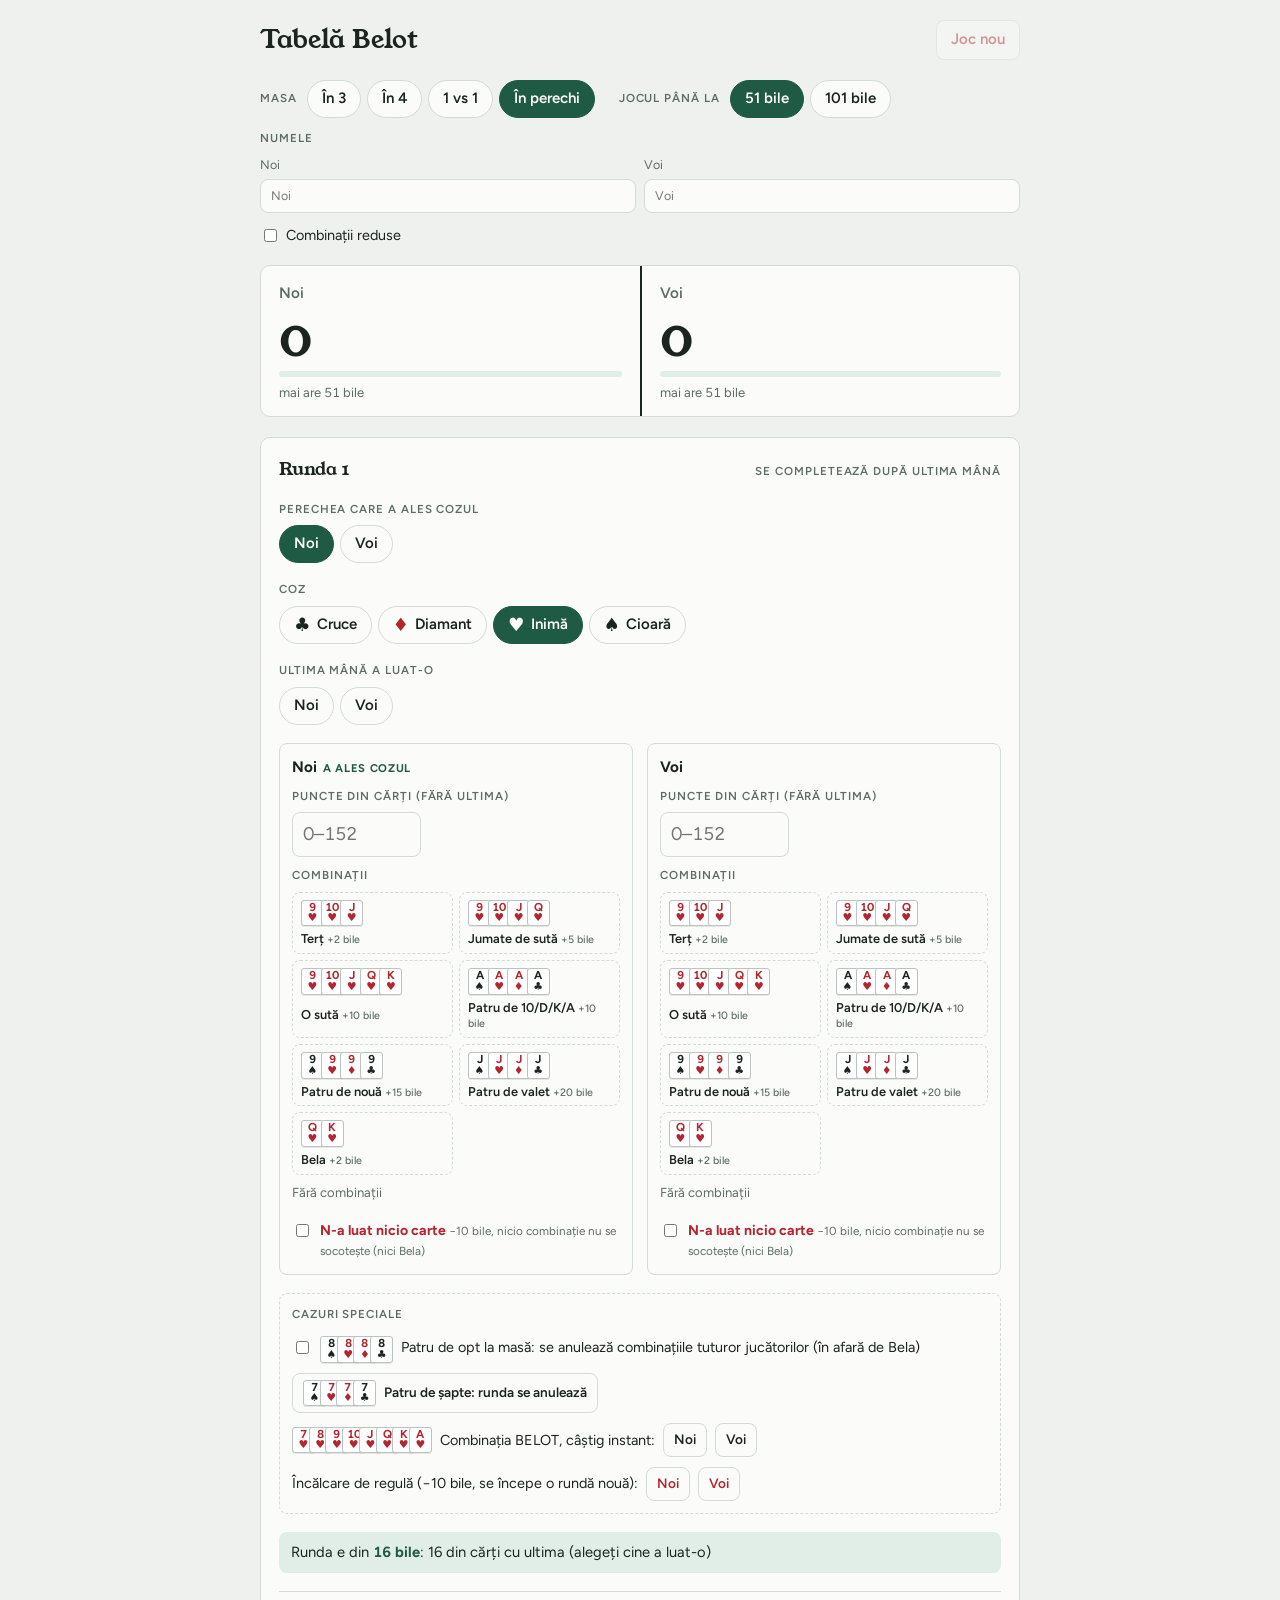
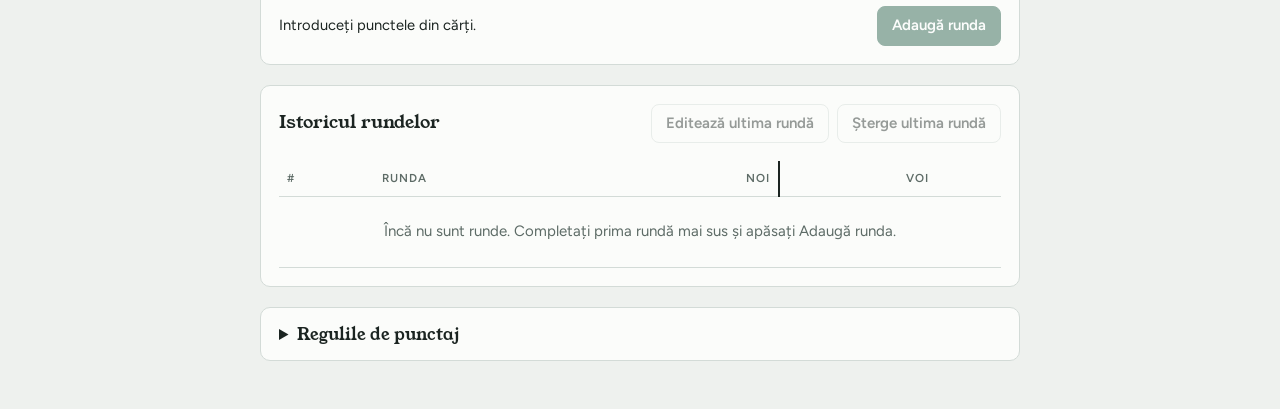
<file: belot/index.html>
<!doctype html>
<html lang="ro">
<head>
<meta charset="utf-8">
<meta name="viewport" content="width=device-width, initial-scale=1, viewport-fit=cover">
<title>Tabelă Belot</title>
<link rel="preconnect" href="https://fonts.googleapis.com">
<link rel="preconnect" href="https://fonts.gstatic.com" crossorigin>
<link rel="stylesheet" href="https://fonts.googleapis.com/css2?family=Young+Serif&family=Figtree:wght@400;500;600;700&display=swap">
<style>
/* Layout: o tabelă de hârtie împărțită pe coloane (câte una pentru fiecare jucător sau pereche), formularul rundei dedesubt, istoricul la final. */
:root {
  --bg: #eef1ee;
  --paper: #fbfcfa;
  --ink: #1b2421;
  --muted: #5d6b66;
  --line: #d3dbd7;
  --felt: #1f5a45;
  --felt-soft: #e1ede7;
  --on-felt: #ffffff;
  --red: #b3262e;
  --red-soft: #f7e3e4;
  --gold: #8a6510;
  --gold-soft: #f6ecd2;
  --card: #ffffff;
  --card-edge: #b9c4bf;
  --font-display: "Young Serif", Georgia, "Times New Roman", serif;
  --font-body: "Figtree", system-ui, -apple-system, "Segoe UI", sans-serif;
  --radius: 10px;
}
@media (prefers-color-scheme: dark) {
  :root:not([data-theme="light"]) {
    --bg: #0d1412; --paper: #151f1c; --ink: #e5ece9; --muted: #96a59f; --line: #2a3833;
    --felt: #5bb38f; --felt-soft: #1b3229; --on-felt: #0d1412;
    --red: #ec7a7f; --red-soft: #3a1d20; --gold: #e0b75a; --gold-soft: #33290f;
    --card: #e9eeeb; --card-edge: #5d6b66;
    color-scheme: dark;
  }
}
:root[data-theme="dark"] {
  --bg: #0d1412; --paper: #151f1c; --ink: #e5ece9; --muted: #96a59f; --line: #2a3833;
  --felt: #5bb38f; --felt-soft: #1b3229; --on-felt: #0d1412;
  --red: #ec7a7f; --red-soft: #3a1d20; --gold: #e0b75a; --gold-soft: #33290f;
  --card: #e9eeeb; --card-edge: #5d6b66;
  color-scheme: dark;
}
* { box-sizing: border-box; }
html, body { margin: 0; }
body {
  background: var(--bg); color: var(--ink);
  font-family: var(--font-body); font-size: 15px; line-height: 1.45;
  padding-block: 20px 48px; padding-inline: 16px;
}
.wrap { max-width: 760px; margin: 0 auto; display: grid; gap: 20px; }
h1, h2 { font-family: var(--font-display); font-weight: 400; margin: 0; text-wrap: balance; }
h1 { font-size: 1.6rem; }
h2 { font-size: 1.15rem; }
button, input, select { font: inherit; color: inherit; }
button { cursor: pointer; }
:focus-visible { outline: 2px solid var(--felt); outline-offset: 2px; }
.label { font-size: .72rem; font-weight: 600; letter-spacing: .08em; text-transform: uppercase; color: var(--muted); }
.num { font-variant-numeric: tabular-nums; }
.sr { position: absolute; left: -9999px; }
[hidden] { display: none !important; }

/* Bara de sus */
.top { display: flex; align-items: center; justify-content: space-between; gap: 12px; flex-wrap: wrap; }
.top-actions { display: flex; gap: 8px; align-items: center; flex-wrap: wrap; }

.btn { border: 1px solid var(--line); background: var(--paper); border-radius: 8px; padding: 8px 14px; font-weight: 600; }
.btn:hover:not(:disabled) { border-color: var(--muted); }
.btn:disabled { opacity: .45; cursor: not-allowed; }
.btn.primary { background: var(--felt); color: var(--on-felt); border-color: var(--felt); }
.btn.danger { color: var(--red); }

/* Setări */
.setup { display: flex; flex-wrap: wrap; gap: 12px 24px; align-items: center; }
.setup .field { display: flex; align-items: center; gap: 10px; flex-wrap: wrap; }
.setup-note { font-size: .82rem; color: var(--muted); }
.toggle { display: flex; align-items: center; gap: 6px; font-size: .9rem; cursor: pointer; }

/* Tabela */
.sheet { background: var(--paper); border: 1px solid var(--line); border-radius: var(--radius); overflow: hidden; }
.sheet-head { display: grid; }
.team { padding: 16px 18px 14px; display: grid; gap: 6px; min-width: 0; }
.team + .team { border-left: 2px solid var(--ink); }
.team .name { font-weight: 600; font-size: .95rem; color: var(--muted); overflow-wrap: anywhere; }
.names { display: grid; grid-template-columns: repeat(auto-fit, minmax(150px, 1fr)); gap: 8px; width: 100%; }
.names label { display: grid; gap: 4px; font-size: .78rem; color: var(--muted); }
.names input { padding: 7px 10px; border: 1px solid var(--line); border-radius: 8px; background: var(--paper); min-width: 0; width: 100%; }
.total { font-family: var(--font-display); font-size: clamp(2.4rem, 10vw, 3.4rem); line-height: 1; }
.sheet.many .total { font-size: clamp(1.9rem, 8vw, 2.8rem); }
.sheet.many .team { padding: 14px 12px 12px; }
.bar { height: 6px; border-radius: 3px; background: var(--felt-soft); overflow: hidden; }
.bar span { display: block; height: 100%; background: var(--felt); transition: width .3s ease; }
.togo { font-size: .82rem; color: var(--muted); display: flex; gap: 8px; flex-wrap: wrap; }
.bt-count { color: var(--red); font-weight: 600; }
.team.leader .total { color: var(--felt); }
.banner {
  border-top: 1px solid var(--line); padding: 12px 18px; display: flex; gap: 12px; align-items: center;
  justify-content: space-between; flex-wrap: wrap; background: var(--felt-soft);
}
.banner strong { font-family: var(--font-display); font-weight: 400; font-size: 1.15rem; }
.limitnote { border-top: 1px solid var(--line); padding: 10px 18px; font-size: .88rem; background: var(--gold-soft); color: var(--gold); }

/* Formularul rundei */
.panel { background: var(--paper); border: 1px solid var(--line); border-radius: var(--radius); padding: 18px; display: grid; gap: 18px; }
.panel-head { display: flex; justify-content: space-between; align-items: baseline; gap: 8px; flex-wrap: wrap; }
.field { display: grid; gap: 8px; }
.seg { display: flex; flex-wrap: wrap; gap: 6px; }
.chip {
  border: 1px solid var(--line); background: var(--paper); border-radius: 999px; padding: 7px 14px;
  font-weight: 600; display: inline-flex; align-items: center; gap: 6px; min-height: 38px;
}
.chip:hover:not(:disabled) { border-color: var(--muted); }
.chip[aria-pressed="true"] { background: var(--felt); color: var(--on-felt); border-color: var(--felt); }
.chip .sym { font-size: 1.15rem; line-height: 1; }
.chip .sym.red { color: var(--red); }
.chip[aria-pressed="true"] .sym.red { color: inherit; }
.chip:disabled { opacity: .4; cursor: not-allowed; }

.cols { display: grid; grid-template-columns: repeat(auto-fit, minmax(260px, 1fr)); gap: 14px; }
.col { display: grid; gap: 10px; align-content: start; min-width: 0; padding: 12px; border: 1px solid var(--line); border-radius: 8px; }
.col h3 { margin: 0; font-size: .95rem; font-weight: 700; overflow-wrap: anywhere; }
.col h3 .bidtag { font-size: .7rem; font-weight: 700; letter-spacing: .06em; text-transform: uppercase; color: var(--felt); margin-left: 6px; }
.tricks { display: flex; align-items: center; gap: 8px; flex-wrap: wrap; }
.tricks input {
  width: 100%; max-width: 7em; padding: 8px 10px; border: 1px solid var(--line); border-radius: 8px;
  background: var(--paper); font-size: 1.15rem; font-variant-numeric: tabular-nums;
}
.remaining { font-size: .82rem; color: var(--muted); }

.decl-btns { display: grid; grid-template-columns: repeat(auto-fill, minmax(112px, 1fr)); gap: 6px; }
.decl-btns button {
  border: 1px dashed var(--line); background: transparent; border-radius: 8px; padding: 7px 8px 6px;
  display: grid; gap: 5px; justify-items: start; text-align: left; font-size: .8rem; font-weight: 600; line-height: 1.2;
}
.decl-btns button:hover:not(:disabled) { border-style: solid; border-color: var(--felt); }
.decl-btns button:disabled { opacity: .35; cursor: not-allowed; }
.decl-btns button small { font-weight: 500; color: var(--muted); }
.decl-list { display: flex; flex-wrap: wrap; gap: 6px; min-height: 28px; }
.tag {
  display: inline-flex; align-items: center; gap: 6px; border-radius: 6px; padding: 3px 4px 3px 6px;
  background: var(--felt-soft); font-size: .82rem; font-weight: 600;
}
.tag.bela { background: var(--red-soft); }
.tag.void { opacity: .55; text-decoration: line-through; }
.tag button { border: 0; background: transparent; padding: 0 4px; font-size: 1rem; line-height: 1; color: inherit; opacity: .7; }
.tag button:hover { opacity: 1; }
.empty-decl, .hint { font-size: .82rem; color: var(--muted); }

.penalty { display: flex; align-items: center; gap: 8px; flex-wrap: wrap; }
.pen-btn { border: 1px dashed var(--line); background: transparent; border-radius: 8px; padding: 5px 10px; font-size: .85rem; font-weight: 700; color: var(--red); }
.pen-btn:hover:not(:disabled) { border-style: solid; border-color: var(--red); }
.pen-btn small { font-weight: 500; color: var(--muted); }
.tag.pen { background: var(--red-soft); color: var(--red); }
.nocards { font-size: .88rem; cursor: pointer; flex-wrap: nowrap; align-items: flex-start; }
.nocards input { margin-top: .2em; flex: none; }
.nocards b { color: var(--red); font-weight: 700; }
.nocards small { color: var(--muted); }

.special { display: grid; gap: 10px; padding: 12px; border: 1px dashed var(--line); border-radius: 8px; }
.special-row { display: flex; align-items: center; gap: 8px; flex-wrap: wrap; font-size: .9rem; }
.special-row .btn { padding: 6px 10px; font-size: .85rem; display: inline-flex; align-items: center; gap: 8px; }

/* Cărți desenate */
.cards { display: inline-flex; align-items: center; }
.card {
  display: inline-grid; grid-template-rows: auto auto; place-items: center; align-content: center;
  width: 2em; height: 2.3em; border: 1px solid var(--card-edge); border-radius: 3px;
  background: var(--card); color: #1b2421; font-size: .72rem; font-weight: 700; line-height: 1;
  box-shadow: 0 1px 0 rgba(0, 0, 0, .08); font-variant-numeric: tabular-nums;
}
.card + .card { margin-left: -.3em; }
.card.red { color: #b3262e; }
.card i { font-style: normal; font-size: .95em; }
.cards.lg .card { font-size: .85rem; }
.cards.lg .card + .card { margin-left: -.3em; }
.cards.tight .card + .card { margin-left: -.55em; }

.preview {
  display: flex; align-items: center; justify-content: space-between; gap: 12px; flex-wrap: wrap;
  border-top: 1px solid var(--line); padding-top: 14px;
}
.preview-text { font-size: .92rem; min-width: 0; }
.round-total { font-size: .92rem; padding: 10px 12px; border-radius: 8px; background: var(--felt-soft); }
.round-total b { font-variant-numeric: tabular-nums; color: var(--felt); }
.preview-text b { font-variant-numeric: tabular-nums; }
.status { display: inline-block; font-size: .72rem; font-weight: 700; letter-spacing: .06em; text-transform: uppercase; padding: 2px 7px; border-radius: 4px; margin-right: 6px; }
.status.ok { background: var(--felt-soft); color: var(--felt); }
.status.bt { background: var(--red-soft); color: var(--red); }
.status.other { background: var(--gold-soft); color: var(--gold); }

/* Istoric */
.ledger { overflow-x: auto; }
table { width: 100%; border-collapse: collapse; font-variant-numeric: tabular-nums; }
th, td { padding: 9px 8px; text-align: left; border-bottom: 1px solid var(--line); vertical-align: top; }
th { font-size: .72rem; font-weight: 600; letter-spacing: .08em; text-transform: uppercase; color: var(--muted); }
td.pts, th.pts { text-align: right; white-space: nowrap; }
th.pts { max-width: 7em; overflow: hidden; text-overflow: ellipsis; }
td.pts .run { display: block; font-size: .78rem; color: var(--muted); }
.preview-text .before { color: var(--muted); text-decoration: line-through; font-variant-numeric: tabular-nums; }
td.pts .bt { color: var(--red); font-weight: 700; }
td.pts.sep, th.pts.sep { border-left: 2px solid var(--ink); }
.hand-contract { font-weight: 600; white-space: nowrap; }
.hand-contract .red { color: var(--red); }
.hand-meta { font-size: .8rem; color: var(--muted); min-width: 12em; }
td.del { width: 1%; }
td.del button { border: 0; background: transparent; color: var(--muted); padding: 2px 6px; font-size: 1.1rem; }
td.del button:hover { color: var(--red); }
.empty { padding: 24px 8px; color: var(--muted); text-align: center; }

details.rules { background: var(--paper); border: 1px solid var(--line); border-radius: var(--radius); padding: 14px 18px; }
details.rules summary { cursor: pointer; font-family: var(--font-display); font-size: 1.05rem; }
.rules-grid { display: grid; grid-template-columns: repeat(auto-fit, minmax(240px, 1fr)); gap: 18px; margin-top: 14px; font-size: .9rem; }
.rules-grid h4 { margin: 0 0 8px; font-size: .78rem; letter-spacing: .08em; text-transform: uppercase; color: var(--muted); }
.rules-grid dl { margin: 0; display: grid; grid-template-columns: auto 1fr auto; gap: 8px 10px; align-items: center; }
.rules-grid dt { display: contents; }
.rules-grid dd { margin: 0; text-align: right; font-variant-numeric: tabular-nums; font-weight: 600; }
.rules-grid p { margin: 0 0 6px; max-width: 70ch; }
.rules-wide { grid-column: 1 / -1; }

.confirm { display: flex; gap: 8px; align-items: center; flex-wrap: wrap; font-size: .9rem; }

@media (max-width: 560px) {
  .team { padding: 14px 12px; }
  .panel { padding: 14px; }
  .sheet.many .team { padding: 12px 8px; }
  .sheet.many .togo { font-size: .74rem; }
}
@media (prefers-reduced-motion: reduce) { .bar span { transition: none; } }
</style>
</head>
<body>
<div class="wrap">
  <header class="top">
    <h1>Tabelă Belot</h1>
    <div class="top-actions">
      <span id="newGameBox"></span>
    </div>
  </header>

  <section class="setup" aria-label="Setările jocului">
    <div class="field">
      <span class="label">Masa</span>
      <div class="seg" id="modeSeg"></div>
    </div>
    <div class="field">
      <span class="label">Jocul până la</span>
      <div class="seg" id="targetSeg"></div>
    </div>
    <div class="field" style="width:100%">
      <span class="label">Numele</span>
      <div class="names" id="namesBox"></div>
    </div>
    <label class="toggle" for="reduced"><input type="checkbox" id="reduced"> Combinații reduse</label>
    <span class="setup-note" id="setupNote"></span>
  </section>

  <section class="sheet" id="sheet" aria-label="Scor">
    <div class="sheet-head" id="sheetHead"></div>
    <div class="limitnote" id="limitNote" hidden></div>
    <div class="banner" id="banner" hidden></div>
  </section>

  <form class="panel" id="handForm" autocomplete="off">
    <div class="panel-head">
      <h2 id="handTitle">Runda 1</h2>
      <span class="label">Se completează după ultima mână</span>
    </div>

    <div class="field">
      <span class="label" id="bidderLabel">A ales cozul</span>
      <div class="seg" id="bidderSeg"></div>
    </div>

    <div class="field">
      <span class="label">Coz</span>
      <div class="seg" id="trumpSeg"></div>
    </div>

    <div class="field">
      <span class="label">Ultima mână a luat-o</span>
      <div class="seg" id="lastSeg"></div>
    </div>

    <div class="cols" id="cols"></div>

    <div class="special">
      <span class="label">Cazuri speciale</span>
      <label class="special-row" for="opt"><input type="checkbox" id="opt"> <span id="optCards"></span> Patru de opt la masă: se anulează combinațiile tuturor jucătorilor (în afară de Bela)</label>
      <div class="special-row" id="annulRow"></div>
      <div class="special-row" id="belotRow"></div>
      <div class="special-row" id="ruleRow"></div>
    </div>

    <div class="round-total" id="roundTotal"></div>

    <div class="preview">
      <div class="preview-text" id="preview" aria-live="polite"></div>
      <div class="top-actions">
        <button class="btn" id="cancelEdit" type="button" hidden>Renunță la editare</button>
        <button class="btn primary" id="addHand" type="submit">Adaugă runda</button>
      </div>
    </div>
  </form>

  <section class="panel" aria-labelledby="histTitle">
    <div class="panel-head">
      <h2 id="histTitle">Istoricul rundelor</h2>
      <div class="top-actions">
        <button class="btn" id="editLast" type="button">Editează ultima rundă</button>
        <button class="btn" id="undo" type="button">Șterge ultima rundă</button>
      </div>
    </div>
    <div class="ledger">
      <table>
        <thead><tr id="headRow"></tr></thead>
        <tbody id="rows"></tbody>
      </table>
    </div>
  </section>

  <details class="rules" id="rules">
    <summary>Regulile de punctaj</summary>
    <div class="rules-grid" id="rulesGrid"></div>
  </details>
</div>

<script>
(function () {
  "use strict";

  const SUITS = {
    c: { label: "Cruce",   sym: "♣", red: false },
    d: { label: "Diamant", sym: "♦", red: true },
    h: { label: "Inimă",   sym: "♥", red: true },
    s: { label: "Cioară",  sym: "♠", red: false }
  };
  const ALL_SUITS = ["♠", "♥", "♦", "♣"];
  const CARD_TOTAL = 152; // punctele din cărți, fără ultima mână
  const LAST_TRICK = 10;  // ultima mână: 10 puncte (1 bilă), doar dacă n-o ia cel care a ales cozul
  // `cards(coz)` arată din ce cărți e făcută combinația, ca perechi [rang, culoare].
  const DECL = {
    t:  { label: "Terț",            long: "Terț, 3 cărți la rând de aceeași culoare",        v: 20,  big: false, cards: (s) => ["9", "10", "J"].map((r) => [r, s]) },
    j:  { label: "Jumate de sută",  long: "Jumate de sută, 4 cărți la rând",                 v: 50,  big: false, cards: (s) => ["9", "10", "J", "Q"].map((r) => [r, s]) },
    o:  { label: "O sută",          long: "O sută, 5 cărți la rând",                         v: 100, big: true,  cards: (s) => ["9", "10", "J", "Q", "K"].map((r) => [r, s]) },
    p4: { label: "Patru de 10/D/K/A", long: "Patru cărți de zece, dame, crai sau tuzi",      v: 100, big: true,  cards: () => ALL_SUITS.map((s) => ["A", s]) },
    p9: { label: "Patru de nouă",   long: "Patru cărți de nouă",                             v: 150, big: true,  cards: () => ALL_SUITS.map((s) => ["9", s]) },
    pv: { label: "Patru de valet",  long: "Patru cărți de valet",                            v: 200, big: true,  cards: () => ALL_SUITS.map((s) => ["J", s]) },
    b:  { label: "Bela",            long: "Bela, dama și craiul de coz",                     v: 20,  big: false, cards: (s) => [["Q", s], ["K", s]] }
  };
  const MODES = {
    "1v1": { label: "1 vs 1",       sides: 2, kind: "jucători", defaults: ["Jucătorul 1", "Jucătorul 2"] },
    "3":   { label: "În 3",         sides: 3, kind: "jucători", defaults: ["Jucătorul 1", "Jucătorul 2", "Jucătorul 3"] },
    "4":   { label: "În 4",         sides: 4, kind: "jucători", defaults: ["Jucătorul 1", "Jucătorul 2", "Jucătorul 3", "Jucătorul 4"] },
    "2v2": { label: "În perechi",   sides: 2, kind: "perechi",  defaults: ["Noi", "Voi"] }
  };
  const PENALTY = 10;      // bile
  const BT_LIMIT = 3;      // 3 BT-uri = −10 bile
  const STORE_KEY = "belot-moldova-v1";

  const $ = (id) => document.getElementById(id);
  const range = (n) => Array.from({ length: n }, (_, i) => i);
  const r1 = (x) => Math.round(x * 10) / 10;

  // ---------- punctaj ----------

  // Puncte → bile: 10 = 1, 35 = 3, 66 = 7 (5 se rotunjește în jos, 6 în sus).
  function toBile(points) {
    return Math.floor(points / 10) + (points % 10 >= 6 ? 1 : 0);
  }

  function scoreHand(h, mode) {
    const n = h.points ? h.points.length : MODES[mode].sides;
    const sides = range(n);
    if (h.type === "anulata" || h.type === "belot") {
      return { bile: sides.map(() => 0), raw: sides.map(() => 0), bt: false, status: h.type };
    }
    if (h.type === "incalcare") {
      // Încălcare de regulă: −10 bile pentru vinovat, runda se reia de la început.
      return { bile: sides.map((t) => (t === h.side ? -PENALTY : 0)), raw: sides.map(() => 0), bt: false, status: h.type };
    }
    // penalty[t] > 0: n-a luat nicio carte, deci −10 bile și nicio combinație a lui nu se socotește (nici Bela).
    const noCards = sides.map((t) => ((h.penalty || [])[t] || 0) > 0);
    const bela = sides.map((t) => noCards[t] ? 0 : h.decl[t].filter((x) => x === "b").length * DECL.b.v);
    const comb = sides.map((t) => h.opt || noCards[t] ? 0 : h.decl[t].filter((x) => x !== "b").reduce((s, x) => s + DECL[x].v, 0));
    const b = h.bidder;
    // Ultima mână: dacă o ia altcineva decât cel care a ales cozul, bila lui se socotește înainte de BT.
    // Rundele salvate înainte aveau ultima inclusă în puncte (162); cele noi o adaugă aici celui care a luat-o.
    const hasLast = h.points.reduce((s, x) => s + x, 0) === CARD_TOTAL;
    const extra = sides.map((t) => (hasLast && h.last === t && t !== b ? LAST_TRICK : 0));
    const raw = sides.map((t) => h.points[t] + comb[t] + bela[t] + extra[t]);
    const opps = sides.filter((t) => t !== b);
    let bile, bt;

    if (mode === "3" || mode === "4") {
      // Se adună bilele rotunjite ale celor care nu au jucat și se scad din totalul jocului.
      const game = toBile(raw.reduce((s, x) => s + x, 0));
      bile = sides.map((t) => (t === b ? 0 : toBile(raw[t])));
      bile[b] = game - opps.reduce((s, t) => s + bile[t], 0);
      // Întâi după bile, apoi (la egalitate de bile) după puncte.
      bt = opps.some((t) => bile[b] < bile[t] || (bile[b] === bile[t] && raw[b] < raw[t]));
    } else {
      bile = mode === "1v1" ? raw.map((x) => x / 10) : raw.map(toBile);
      bt = opps.some((t) => raw[b] < raw[t]);
    }
    // Ultima luată de cel care a ales cozul: nu contează la BT, dar rămâne în totalul rundei (16 bile).
    if (hasLast && h.last === b) {
      raw[b] += LAST_TRICK;
      if (mode === "3" || mode === "4") bile[b] = toBile(raw.reduce((s, x) => s + x, 0)) - opps.reduce((s, t) => s + bile[t], 0);
      else bile[b] = mode === "1v1" ? raw[b] / 10 : toBile(raw[b]);
    }
    const before = bile.slice();
    if (bt) {
      // BT: punctele celui care a ales cozul se împart între ceilalți. Bela îi rămâne lui.
      const share = (raw[b] - bela[b]) / opps.length;
      const after = sides.map((t) => (t === b ? bela[b] : raw[t] + share));
      bile = mode === "1v1" ? after.map((x) => x / 10) : after.map((x) => toBile(Math.round(x)));
    }
    bile = bile.map((x, t) => r1(x - (noCards[t] ? PENALTY : 0)));
    const beforeBt = before.map((x, t) => r1(x - (noCards[t] ? PENALTY : 0)));
    const sum = raw.reduce((s, x) => s + x, 0);
    return { bile, before: beforeBt, raw, bt, status: bt ? "bt" : "ok", total: mode === "1v1" ? sum / 10 : toBile(sum) };
  }

  // Parcurge rundele în ordine: totaluri, BT-uri, limita jocului și câștigătorul.
  function computeGame(hands, target, mode) {
    const n = MODES[mode].sides;
    let totals = range(n).map(() => 0);
    const bts = range(n).map(() => 0);
    let limit = target, winner = null, winBy = null;
    const raises = [];
    const rows = hands.map((h, i) => {
      const r = scoreHand(h, mode);
      const bile = r.bile.slice();
      let btPenalty = false;
      if (r.bt) {
        bts[h.bidder]++;
        if (bts[h.bidder] % BT_LIMIT === 0) { bile[h.bidder] = r1(bile[h.bidder] - PENALTY); btPenalty = true; }
      }
      totals = totals.map((x, t) => r1(x + bile[t]));
      if (winner === null) {
        if (h.type === "belot") { winner = h.side; winBy = "belot"; }
        else {
          let over = range(n).filter((t) => totals[t] > limit);
          while (over.length > 1) {
            limit += 50;
            raises.push({ hand: i, limit });
            over = range(n).filter((t) => totals[t] > limit);
          }
          if (over.length === 1) { winner = over[0]; winBy = "bile"; }
        }
      }
      return { hand: h, result: r, bile, btPenalty, totals: totals.slice(), bts: bts.slice() };
    });
    return { rows, totals, bts, limit, raises, winner, winBy };
  }

  // ---------- stare ----------

  let state = {
    mode: "2v2", target: 51, reduced: false, hands: [],
    names: { "1v1": MODES["1v1"].defaults.slice(), "3": MODES["3"].defaults.slice(), "4": MODES["4"].defaults.slice(), "2v2": MODES["2v2"].defaults.slice() }
  };
  try {
    const saved = JSON.parse(localStorage.getItem(STORE_KEY) || "null");
    if (saved && Array.isArray(saved.hands) && MODES[saved.mode]) {
      saved.names = Object.assign({}, state.names, saved.names || {});
      state = Object.assign(state, saved);
    }
  } catch (e) { /* fără stocare: începem de la zero */ }

  function mode() { return MODES[state.mode]; }
  function sideCount() { return mode().sides; }
  function sideName(t) { return (state.names[state.mode][t] || "").trim() || mode().defaults[t]; }
  function fmt(x) { return state.mode === "1v1" ? x.toFixed(1).replace(".", ",") : String(x); }

  function freshDraft(prev) {
    const n = sideCount();
    return {
      bidder: prev && prev.bidder < n ? prev.bidder : 0,
      trump: prev ? prev.trump : "h",
      points: range(n).map(() => ""),
      manual: range(n).map(() => false),
      decl: range(n).map(() => []),
      penalty: range(n).map(() => 0),
      opt: false,
      last: null
    };
  }

  let draft = freshDraft();
  let confirmingNewGame = false;
  let editing = false; // se editează ultima rundă

  // Rundele de dinaintea celei din formular (fără ultima când o editezi).
  function baseHands() { return editing ? state.hands.slice(0, -1) : state.hands; }

  function handToDraft(h) {
    const n = sideCount();
    if (h.type !== "normala") return freshDraft(draft);
    return {
      bidder: h.bidder, trump: h.trump,
      points: h.points.map(String), manual: range(n).map(() => true),
      decl: h.decl.map((l) => l.slice()), penalty: (h.penalty || range(n).map(() => 0)).slice(),
      opt: !!h.opt, last: h.last != null ? h.last : null
    };
  }

  function save() {
    try { localStorage.setItem(STORE_KEY, JSON.stringify(state)); } catch (e) { /* ignorăm */ }
  }

  // Câte combinații de 100+ a arătat fiecare jucător în rundele anterioare (pentru combinațiile reduse).
  function bigCombosShown() {
    const n = sideCount();
    const count = range(n).map(() => 0);
    baseHands().forEach((h) => {
      if (h.type !== "normala" || h.opt) return;
      h.decl.forEach((list, t) => { if (!((h.penalty || [])[t] > 0)) count[t] += list.filter((k) => DECL[k].big).length; });
    });
    return count;
  }

  function draftToHand() {
    const n = sideCount();
    if (draft.points.every((x) => x === "")) return { error: "Introduceți punctele din cărți." };
    const points = draft.points.map((x) => (x === "" ? 0 : Number(x)));
    if (points.some((x) => !Number.isInteger(x) || x < 0)) return { error: "Punctele trebuie să fie numere întregi." };
    const sum = points.reduce((s, x) => s + x, 0);
    if (sum !== CARD_TOTAL) return { error: "Punctele din cărți trebuie să dea " + CARD_TOTAL + " (acum " + sum + ")." };
    if (draft.last === null) return { error: "Alegeți cine a luat ultima mână." };
    return {
      hand: {
        type: "normala",
        bidder: draft.bidder,
        trump: draft.trump,
        points,
        decl: draft.decl.map((l) => l.slice()),
        penalty: draft.penalty.slice(),
        opt: draft.opt,
        last: draft.last
      }
    };
  }

  // Ultima căsuță se completează singură când toate celelalte au un număr.
  function autofillPoints(changed) {
    const n = sideCount();
    const open = range(n).filter((t) => !draft.manual[t]);
    if (open.length === 1) {
      const last = open[0];
      const sum = range(n).filter((t) => t !== last).reduce((s, t) => s + (Number(draft.points[t]) || 0), 0);
      draft.points[last] = String(Math.max(0, CARD_TOTAL - sum));
    } else {
      open.forEach((t) => { if (t !== changed) draft.points[t] = ""; });
    }
  }

  // ---------- ajutoare pentru afișare ----------

  function el(tag, attrs, children) {
    const n = document.createElement(tag);
    if (attrs) for (const k in attrs) {
      if (k === "class") n.className = attrs[k];
      else if (k === "text") n.textContent = attrs[k];
      else if (k.startsWith("on")) n.addEventListener(k.slice(2), attrs[k]);
      else if (attrs[k] !== false && attrs[k] != null) n.setAttribute(k, attrs[k] === true ? "" : attrs[k]);
    }
    (children || []).forEach((c) => n.append(c));
    return n;
  }

  function cardRow(list, extra) {
    return el("span", { class: "cards" + (extra ? " " + extra : ""), "aria-hidden": "true" }, list.map(([rank, suit]) =>
      el("span", { class: "card" + (suit === "♥" || suit === "♦" ? " red" : "") }, [rank, el("i", { text: suit })])));
  }
  function cardIcons(key, trump, large) { return cardRow(DECL[key].cards(trump), large ? "lg" : ""); }
  const fourOf = (rank) => ALL_SUITS.map((s) => [rank, s]);
  const allTrumps = (s) => ["7", "8", "9", "10", "J", "Q", "K", "A"].map((r) => [r, s]);

  function trumpLabel(key) {
    const s = SUITS[key];
    const frag = document.createDocumentFragment();
    frag.append(el("span", { class: s.red ? "red" : "", text: s.sym + " " }), s.label);
    return frag;
  }

  // ---------- afișare ----------

  function renderSetup() {
    const locked = state.hands.length > 0;
    const choose = (fn) => () => { fn(); draft = freshDraft(draft); save(); render(); };
    $("modeSeg").replaceChildren(...Object.keys(MODES).map((m) =>
      el("button", {
        type: "button", class: "chip", "aria-pressed": String(state.mode === m), disabled: locked,
        onclick: choose(() => { state.mode = m; })
      }, [MODES[m].label])));
    $("targetSeg").replaceChildren(...[51, 101].map((v) =>
      el("button", {
        type: "button", class: "chip", "aria-pressed": String(state.target === v), disabled: locked,
        onclick: choose(() => { state.target = v; })
      }, [v + " bile"])));
    buildNames();
    $("reduced").checked = state.reduced;
    $("reduced").disabled = locked;
    $("setupNote").textContent = locked ? "Pentru a schimba setările începeți un joc nou." : "";
  }

  // Numele se pot schimba oricând, și în timpul jocului.
  let namesKey = "";
  function buildNames() {
    if (namesKey === state.mode) return;
    namesKey = state.mode;
    $("namesBox").replaceChildren(...range(sideCount()).map((t) => {
      const input = el("input", { id: "nameInput" + t, maxlength: "24", placeholder: mode().defaults[t],
        value: state.names[state.mode][t] === mode().defaults[t] ? "" : state.names[state.mode][t] });
      input.addEventListener("input", () => { state.names[state.mode][t] = input.value; save(); render(); });
      return el("label", { for: "nameInput" + t }, [mode().defaults[t], input]);
    }));
  }

  let sheetKey = "";
  function buildSheet() {
    const n = sideCount();
    if (sheetKey === state.mode) return;
    sheetKey = state.mode;
    $("sheet").classList.toggle("many", n > 2);
    const head = $("sheetHead");
    head.style.gridTemplateColumns = "repeat(" + n + ", minmax(0, 1fr))";
    head.replaceChildren(...range(n).map((t) => {
      return el("div", { class: "team", id: "team" + t }, [
        el("div", { class: "name", id: "name" + t }),
        el("div", { class: "total num", id: "total" + t, text: "0" }),
        el("div", { class: "bar" }, [el("span", { id: "bar" + t, style: "width:0" })]),
        el("div", { class: "togo num", id: "togo" + t })
      ]);
    }));
  }

  function uniqueMax(arr) {
    const m = Math.max(...arr);
    return arr.filter((x) => x === m).length === 1 ? arr.indexOf(m) : null;
  }

  function renderSheet(game) {
    buildSheet();
    const n = sideCount();
    const lead = uniqueMax(game.totals);
    range(n).forEach((t) => {
      const total = game.totals[t];
      $("total" + t).textContent = fmt(total);
      $("bar" + t).style.width = Math.max(0, Math.min(100, (total / game.limit) * 100)) + "%";
      const left = r1(game.limit - total);
      const kids = [el("span", { text: total > game.limit ? "Peste " + game.limit : "mai are " + fmt(left) + " bile" })];
      if (game.bts[t]) kids.push(el("span", { class: "bt-count", text: "BT: " + (game.bts[t] % BT_LIMIT) + "/" + BT_LIMIT }));
      $("togo" + t).replaceChildren(...kids);
      $("team" + t).classList.toggle("leader", lead === t && total > 0);
      $("name" + t).textContent = sideName(t);
    });

    const note = $("limitNote");
    note.hidden = game.limit === state.target;
    note.textContent = "Mai mulți jucători au trecut de limită, așa că limita jocului a crescut la " + game.limit + " bile.";

    const banner = $("banner");
    if (game.winner !== null) {
      banner.hidden = false;
      const others = game.totals.filter((_, t) => t !== game.winner).map(fmt).join(", ");
      const text = game.winBy === "belot"
        ? sideName(game.winner) + " câștigă cu combinația BELOT"
        : sideName(game.winner) + " câștigă cu " + fmt(game.totals[game.winner]) + " la " + others;
      banner.replaceChildren(
        el("strong", { text }),
        el("button", { class: "btn primary", type: "button", text: "Joc nou", onclick: startNewGame })
      );
    } else {
      banner.hidden = true;
    }
  }

  function renderForm() {
    const game = computeGame(baseHands(), state.target, state.mode);
    const over = game.winner !== null;
    const n = sideCount();
    $("handTitle").textContent = editing ? "Editezi runda " + state.hands.length : "Runda " + (state.hands.length + 1);
    $("addHand").textContent = editing ? "Salvează runda" : "Adaugă runda";
    $("cancelEdit").hidden = !editing;
    $("bidderLabel").textContent = state.mode === "2v2" ? "Perechea care a ales cozul" : "A ales cozul";

    $("bidderSeg").replaceChildren(...range(n).map((t) => el("button", {
      type: "button", class: "chip", "aria-pressed": String(draft.bidder === t),
      onclick: () => { draft.bidder = t; render(); }
    }, [sideName(t)])));

    $("trumpSeg").replaceChildren(...Object.keys(SUITS).map((key) => {
      const s = SUITS[key];
      return el("button", {
        type: "button", class: "chip", "aria-pressed": String(draft.trump === key),
        onclick: () => { draft.trump = key; render(); }
      }, [el("span", { class: "sym" + (s.red ? " red" : ""), text: s.sym, "aria-hidden": "true" }), s.label]);
    }));

    $("lastSeg").replaceChildren(...range(n).map((t) => el("button", {
      type: "button", class: "chip", "aria-pressed": String(draft.last === t),
      onclick: () => { draft.last = t; render(); }
    }, [sideName(t)])));

    const trump = SUITS[draft.trump].sym;
    const belaUsed = draft.decl.reduce((s, l) => s + l.filter((x) => x === "b").length, 0);
    const shown = bigCombosShown();

    $("cols").replaceChildren(...range(n).map((t) => {
      const name = sideName(t);
      const input = el("input", {
        id: "points" + t, type: "number", inputmode: "numeric", min: "0", max: String(CARD_TOTAL), step: "1",
        placeholder: "0–" + CARD_TOTAL, value: draft.points[t], "aria-label": "Punctele din cărți pentru " + name
      });
      input.addEventListener("input", () => {
        draft.points[t] = input.value;
        draft.manual[t] = input.value !== "";
        if (n === 2) draft.manual[1 - t] = false;
        autofillPoints(t);
        range(n).forEach((o) => { if (o !== t) { const other = $("points" + o); if (other) other.value = draft.points[o]; } });
        renderPreview(computeGame(baseHands(), state.target, state.mode));
      });

      const bigBlocked = state.reduced && shown[t] >= 2;
      const declBtns = el("div", { class: "decl-btns" }, Object.keys(DECL).map((k) => {
        const disabled = (k === "b" && belaUsed >= 1) || (DECL[k].big && bigBlocked);
        return el("button", {
          type: "button", disabled,
          title: DECL[k].big && bigBlocked ? "Combinații reduse: a arătat deja două combinații de 100+" : "Adaugă " + DECL[k].long,
          "aria-label": "Adaugă " + DECL[k].long + ", " + DECL[k].v / 10 + " bile",
          onclick: () => { draft.decl[t].push(k); render(); }
        }, [cardIcons(k, trump), el("span", {}, [DECL[k].label + " ", el("small", { text: "+" + DECL[k].v / 10 + " bile" })])]);
      }));

      const list = draft.decl[t].length
        ? draft.decl[t].map((k, i) => el("span", { class: "tag" + (k === "b" ? " bela" : "") + (draft.penalty[t] || (draft.opt && k !== "b") ? " void" : "") }, [
            cardIcons(k, trump),
            DECL[k].label + " +" + DECL[k].v / 10,
            el("button", {
              type: "button", "aria-label": "Șterge " + DECL[k].label, text: "×",
              onclick: () => { draft.decl[t].splice(i, 1); render(); }
            })
          ]))
        : [el("span", { class: "empty-decl", text: "Fără combinații" })];

      const pointsRow = [input, el("span", { class: "remaining", id: "bileOf" + t })];
      if (n > 2 && t === n - 1) {
        const sum = draft.points.reduce((s, x) => s + (Number(x) || 0), 0);
        pointsRow.push(el("span", { class: "remaining", text: "au rămas " + (CARD_TOTAL - sum) + " din " + CARD_TOTAL }));
      }

      const declKids = [el("span", { class: "label", text: "Combinații" }), declBtns, el("div", { class: "decl-list" }, list)];
      if (state.reduced) declKids.push(el("span", { class: "hint", text: "Combinații de 100+ arătate: " + shown[t] + (bigBlocked ? " (nu mai poate arăta altele)" : " din 2") }));

      return el("div", { class: "col" }, [
        el("h3", {}, [name, draft.bidder === t ? el("span", { class: "bidtag", text: "a ales cozul" }) : ""]),
        el("div", { class: "field" }, [el("span", { class: "label", text: "Puncte din cărți (fără ultima)" }), el("div", { class: "tricks" }, pointsRow)]),
        el("div", { class: "field" }, declKids),
        el("label", { class: "penalty nocards", for: "nocards" + t }, [
          el("input", {
            type: "checkbox", id: "nocards" + t, checked: draft.penalty[t] > 0,
            onchange: (e) => { draft.penalty[t] = e.target.checked ? 1 : 0; render(); }
          }),
          el("span", {}, [el("b", { text: "N-a luat nicio carte " }), el("small", { text: "−10 bile, nicio combinație nu se socotește (nici Bela)" })])
        ])
      ]);
    }));

    $("opt").checked = draft.opt;
    $("optCards").replaceChildren(cardRow(fourOf("8"), "tight"));
    $("annulRow").replaceChildren(el("button", {
      type: "button", class: "btn", onclick: () => addSpecial({ type: "anulata" })
    }, [cardRow(fourOf("7"), "tight"), "Patru de șapte: runda se anulează"]));
    $("belotRow").replaceChildren(
      cardRow(allTrumps(trump), "tight"),
      el("span", { text: "Combinația BELOT, câștig instant:" }),
      ...range(n).map((t) => el("button", {
        type: "button", class: "btn", text: sideName(t), onclick: () => addSpecial({ type: "belot", side: t })
      }))
    );

    $("ruleRow").replaceChildren(
      el("span", { class: "pen-label", text: "Încălcare de regulă (−10 bile, se începe o rundă nouă):" }),
      ...range(n).map((t) => el("button", {
        type: "button", class: "btn danger", text: sideName(t), onclick: () => addSpecial({ type: "incalcare", side: t })
      }))
    );

    [...$("handForm").querySelectorAll("button, input")].forEach((node) => { if (over) node.disabled = true; });
    if (!over) $("opt").disabled = false;
    $("cancelEdit").disabled = false;
    renderPreview(game);
  }

  // Din câte bile e runda: 16 din cărți, plus combinațiile, plus bila pentru ultima.
  function renderRoundTotal() {
    const n = sideCount();
    const one = state.mode === "1v1";
    range(n).forEach((t) => {
      const span = $("bileOf" + t);
      const v = draft.points[t];
      const withLast = draft.last === t && t !== draft.bidder;
      const pts = Number(v) + (withLast ? LAST_TRICK : 0);
      if (span) span.textContent = v === "" || !Number.isFinite(Number(v)) ? "" : "= " + fmt(one ? pts / 10 : toBile(pts)) + " bile" + (withLast ? " cu ultima" : "");
    });
    const parts = [];
    const lastCounts = draft.last !== null && draft.last !== draft.bidder;
    let sum = CARD_TOTAL + LAST_TRICK;
    range(n).forEach((t) => draft.decl[t].forEach((k) => {
      if (draft.penalty[t] || (k !== "b" && draft.opt)) return;
      sum += DECL[k].v;
      parts.push("+ " + DECL[k].v / 10 + " " + DECL[k].label + " (" + sideName(t) + ")");
    }));
    const total = one ? sum / 10 : toBile(sum);
    $("roundTotal").replaceChildren(
      "Runda e din ", el("b", { text: fmt(total) + " bile" }),
      ": " + fmt(one ? (CARD_TOTAL + LAST_TRICK) / 10 : toBile(CARD_TOTAL + LAST_TRICK)) + " din cărți cu ultima " +
        (draft.last === null ? "(alegeți cine a luat-o)"
          : lastCounts ? "(luată de " + sideName(draft.last) + ", contează la BT)"
          : "(luată de cel care a ales cozul, nu contează la BT)") + " " + parts.join(" ")
    );
  }

  function renderPreview(game) {
    renderRoundTotal();
    const box = $("preview");
    const btn = $("addHand");
    if (game.winner !== null) {
      box.textContent = "Jocul s-a terminat. Editați sau ștergeți ultima rundă, sau începeți un joc nou.";
      btn.disabled = true;
      return;
    }
    const res = draftToHand();
    if (res.error) { box.textContent = res.error; btn.disabled = true; return; }
    btn.disabled = false;
    const r = scoreHand(res.hand, state.mode);
    const parts = [el("span", { class: "status " + r.status, text: r.bt ? "BT" : "A făcut" })];
    r.bile.forEach((p, t) => {
      if (t) parts.push(" · ");
      parts.push(sideName(t) + " ");
      if (r.bt) parts.push(el("span", { class: "before", text: fmt(r.before[t]) }), " → ");
      parts.push(el("b", { text: fmt(p) }));
    });
    parts.push(el("span", { class: "hand-meta", text: "  (în puncte: " + r.raw.join(" / ") + ")" }));
    box.replaceChildren(...parts);
  }

  function renderRows(game) {
    const n = sideCount();
    $("headRow").replaceChildren(
      el("th", { text: "#" }),
      el("th", { text: "Runda" }),
      ...range(n).map((t) => el("th", { class: "pts" + (t ? " sep" : ""), text: sideName(t), title: sideName(t) })),
      el("th", { class: "del" }, [el("span", { class: "sr", text: "Șterge" })])
    );
    const body = $("rows");
    if (!game.rows.length) {
      body.replaceChildren(el("tr", {}, [el("td", { colspan: String(n + 3), class: "empty", text: "Încă nu sunt runde. Completați prima rundă mai sus și apăsați Adaugă runda." })]));
      return;
    }
    body.replaceChildren(...game.rows.map((row, i) => {
      const h = row.hand;
      const r = row.result;
      let title, meta = [];
      if (h.type === "anulata") { title = "Rundă anulată"; meta.push("patru de șapte, cărțile se dau din nou"); }
      else if (h.type === "belot") { title = "Combinația BELOT"; meta.push(sideName(h.side) + " câștigă instant"); }
      else if (h.type === "incalcare") { title = "Încălcare de regulă"; meta.push(sideName(h.side) + " −" + PENALTY + " bile, runda se reia"); }
      else {
        title = trumpLabel(h.trump);
        meta.push("din " + fmt(r.total) + " bile", "cozul ales de " + sideName(h.bidder));
        if (h.last != null) meta.push("ultima: " + sideName(h.last) + (h.last === h.bidder ? " (nu contează la BT)" : " (+1 bilă înainte de BT)"));
        if (r.bt) meta.push("BT");
        if (row.btPenalty) meta.push("al " + BT_LIMIT + "-lea BT: −" + PENALTY + " bile");
        if (h.opt) meta.push("patru de opt: combinațiile anulate");
        h.decl.forEach((list, t) => { if (list.length) meta.push(sideName(t) + ": " + list.map((k) => DECL[k].label).join(", ")); });
        (h.penalty || []).forEach((c, t) => { if (c) meta.push(sideName(t) + " n-a luat nicio carte: −" + PENALTY + " bile, fără combinații"); });
      }
      game.raises.filter((x) => x.hand === i).forEach((x) => meta.push("limita crește la " + x.limit));
      return el("tr", {}, [
        el("td", { class: "num", text: String(i + 1) }),
        el("td", {}, [el("div", { class: "hand-contract" }, [title]), el("div", { class: "hand-meta", text: meta.join(" · ") })]),
        ...range(n).map((t) => {
          const isBt = r.bt && h.bidder === t;
          return el("td", { class: "pts num" + (t ? " sep" : "") }, [
            isBt ? el("span", { class: "bt", text: "BT " }) : "",
            fmt(row.bile[t]),
            r.bt ? el("span", { class: "run", text: "înainte " + fmt(r.before[t]) }) : "",
            el("span", { class: "run", text: fmt(row.totals[t]) })
          ]);
        }),
        el("td", { class: "del" }, [el("button", {
          type: "button", "aria-label": "Șterge runda " + (i + 1), text: "×",
          onclick: () => { state.hands.splice(i, 1); editing = false; save(); render(); }
        })])
      ]);
    }).reverse());
  }

  function renderTop() {
    const box = $("newGameBox");
    if (confirmingNewGame) {
      box.replaceChildren(el("span", { class: "confirm" }, [
        "Ștergeți toate rundele?",
        el("button", { class: "btn danger", type: "button", text: "Șterge", onclick: startNewGame }),
        el("button", { class: "btn", type: "button", text: "Renunță", onclick: () => { confirmingNewGame = false; render(); } })
      ]));
    } else {
      box.replaceChildren(el("button", {
        class: "btn danger", type: "button", text: "Joc nou", disabled: !state.hands.length,
        onclick: () => { confirmingNewGame = true; render(); }
      }));
    }
    $("undo").disabled = !state.hands.length || editing;
    $("editLast").disabled = !state.hands.length || editing;
  }

  function renderRules() {
    const row = (key) => [el("dt", {}, [cardIcons(key, "♥", true), el("span", { text: DECL[key].long })]), el("dd", { text: DECL[key].v / 10 + " bile" })];
    const cardsRow = (cards, label, v) => [el("dt", {}, [cardRow(cards, "lg tight"), el("span", { text: label })]), el("dd", { text: v })];
    const plain = (label, v) => [el("dt", {}, [el("span"), el("span", { text: label })]), el("dd", { text: v })];
    const block = (title, kids) => el("div", {}, [el("h4", { text: title }), el("dl", {}, kids.flat())]);
    const p = (b, text) => el("p", {}, b ? [el("b", { text: b + " " }), text] : [text]);
    $("rulesGrid").replaceChildren(
      block("Combinații la rând (aceeași culoare)", [row("t"), row("j"), row("o")]),
      block("Patru cărți de același fel", [row("p4"), row("p9"), row("pv")]),
      block("Bela și cazuri speciale", [
        row("b"),
        cardsRow(allTrumps("♥"), "Combinația BELOT, toți cozii de la 7 la A", "câștig instant"),
        cardsRow(fourOf("7"), "Patru de șapte", "runda se anulează"),
        cardsRow(fourOf("8"), "Patru de opt", "anulează combinațiile")
      ]),
      block("Valoarea cărților", [
        plain("Șapte, opt, nouă", "0"), plain("Nouă de coz", "14"), plain("Zece", "10"),
        plain("Valet", "2"), plain("Valet de coz", "20"), plain("Damă", "3"), plain("Crai", "4"), plain("Tuz", "11"),
        plain("Ultima mână", "+10")
      ]),
      el("div", { class: "rules-wide" }, [
        el("h4", { text: "Cum se calculează bilele" }),
        p("Puncte în bile:", "10 puncte = 1 bilă, 35 puncte = 3 bile, 66 puncte = 7 bile. 5 se rotunjește în jos, 6 în sus."),
        p("Din câte bile e runda:", "cărțile dau 152 de puncte, plus 10 pentru ultima mână: 162 de puncte, adică 16 bile. Fiecare combinație ridică totalul: un terț și o bela fac runda din 16 + 2 + 2 = 20 de bile."),
        p("1 vs 1:", "în tabelă se scriu bilele nerotunjite, adică punctele împărțite la 10 (de exemplu 6,4)."),
        p("În perechi:", "fiecare pereche primește bilele rotunjite ale punctelor sale. Dacă punctele sunt egale, bilele se împart egal (106 la 106 înseamnă 11 la 11). Nu există sistemul „ouălelor”."),
        p("În 3 și în 4:", "se adună bilele rotunjite ale celor care nu au jucat și se scad din totalul jocului. Restul îi revine celui care a jucat. Exemplu: X joacă cu 64 de puncte, Y are 53, Z are 65. Jocul e din 18 bile (182 de puncte), Y primește 5, Z primește 6, iar X primește 18 − 11 = 7 bile. Se compară întâi bilele, apoi, la egalitate de bile, punctele."),
        p("BT:", "dacă cel care a ales cozul are mai puțin decât un adversar, i se scrie BT. Punctele lui se împart în mod egal între ceilalți jucători, iar el păstrează doar Bela. La fiecare al treilea BT (3, 6, 9...) jucătorul primește −10."),
        p("Ultima mână:", "valorează 10 puncte (1 bilă) și face parte din cele 16 bile ale rundei. Dacă o ia altcineva decât cel care a ales cozul, bila i se adaugă înainte de a stabili BT-ul. Dacă o ia cel care a ales cozul, nu contează când se stabilește BT-ul, dar rămâne în totalul rundei. Punctele din cărți se scriu fără ultima (152 în total)."),
        p("Bela", "rămâne celui care o are, chiar și cu BT. Se pierde doar dacă jucătorul nu ia nicio carte."),
        p("Combinațiile", "se adaugă la punctele totale ale rundei, în afară de cazul în care jucătorul care le are nu ia nicio carte. Atunci primește −10 bile și nicio combinație a lui nu se socotește, nici Bela."),
        p("Încălcare de regulă:", "jucătorul care încalcă o regulă primește −10 bile, iar runda se reia de la început (se scrie ca o rundă separată, fără alte puncte)."),
        p("Combinații egale:", "dacă doi jucători au combinații identice, ele se anulează. Combinația în culoarea cozului are prioritate. Hotărâți la masă care combinații se socotesc."),
        p("Combinații reduse:", "fiecare jucător poate arăta cel mult două combinații de 100 de puncte sau mai mari într-un joc. Dacă într-o rundă îi vine o combinație dublă (de exemplu KKKK + QQQQ), se socotesc toate, apoi nu mai poate arăta altele."),
        p("Sfârșitul jocului:", "jocul continuă până când un jucător are mai mult de 51 (sau 101) bile. Dacă mai mulți trec de limită în aceeași rundă, limita crește cu 50 de bile (101, 151, 201 etc.).")
      ])
    );
  }

  function render() {
    const game = computeGame(state.hands, state.target, state.mode);
    renderTop();
    renderSetup();
    renderSheet(game);
    renderForm();
    renderRows(game);
  }

  function addSpecial(hand) {
    if (computeGame(baseHands(), state.target, state.mode).winner !== null) return;
    if (editing) state.hands[state.hands.length - 1] = hand;
    else state.hands.push(hand);
    editing = false;
    draft = freshDraft(draft);
    save();
    render();
  }

  function startNewGame() {
    state.hands = [];
    confirmingNewGame = false;
    editing = false;
    draft = freshDraft();
    save();
    render();
  }

  // ---------- evenimente ----------

  $("handForm").addEventListener("submit", (e) => {
    e.preventDefault();
    const res = draftToHand();
    if (res.error) return;
    addSpecial(res.hand);
  });

  $("undo").addEventListener("click", () => { state.hands.pop(); save(); render(); });
  $("editLast").addEventListener("click", () => {
    if (!state.hands.length) return;
    editing = true;
    draft = handToDraft(state.hands[state.hands.length - 1]);
    render();
    $("handForm").scrollIntoView({ behavior: "smooth", block: "start" });
  });
  $("cancelEdit").addEventListener("click", () => { editing = false; draft = freshDraft(draft); render(); });
  $("opt").addEventListener("change", (e) => { draft.opt = e.target.checked; render(); });
  $("reduced").addEventListener("change", (e) => { state.reduced = e.target.checked; save(); render(); });

  renderRules();
  render();
})();
</script>
</body>
</html>
</file>
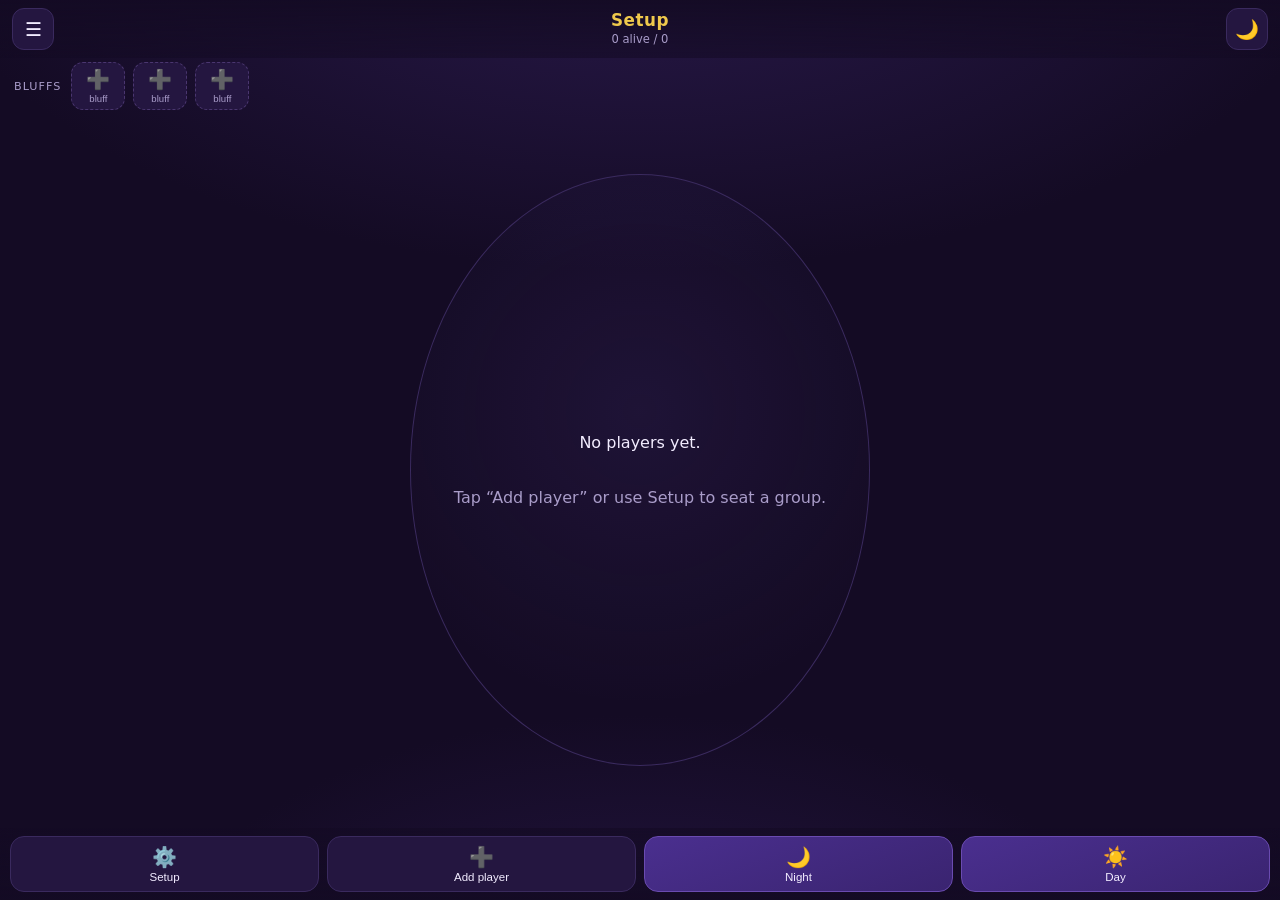
<file: botc-grimoire/index.html>
<!DOCTYPE html>
<html lang="en">
<head>
  <meta charset="UTF-8" />
  <meta name="viewport" content="width=device-width, initial-scale=1.0, viewport-fit=cover, maximum-scale=1.0, user-scalable=no" />
  <meta name="theme-color" content="#1a1030" />
  <meta name="apple-mobile-web-app-capable" content="yes" />
  <meta name="apple-mobile-web-app-status-bar-style" content="black-translucent" />
  <meta name="mobile-web-app-capable" content="yes" />
  <title>Grimoire — Storyteller Companion</title>
  <link rel="manifest" href="./manifest.webmanifest" />
  <link rel="icon" href="./icons/icon.svg" type="image/svg+xml" />
  <link rel="apple-touch-icon" href="./icons/icon.svg" />
  <link rel="stylesheet" href="./css/styles.css" />
</head>
<body data-phase="setup">
  <!-- Top bar -->
  <header class="topbar">
    <button id="btn-menu" class="icon-btn" aria-label="Menu">☰</button>
    <div class="phase-info">
      <span id="phase-label" class="phase-label">Setup</span>
      <span id="alive-count" class="alive-count">0 alive / 0</span>
    </div>
    <button id="btn-nightorder" class="icon-btn" aria-label="Night order">🌙</button>
  </header>

  <!-- Demon bluffs strip -->
  <section class="bluffs-strip">
    <span class="bluffs-h">Bluffs</span>
    <div id="bluffs"></div>
  </section>

  <!-- The Grimoire circle -->
  <main class="stage-wrap">
    <div id="circle" class="circle"></div>
  </main>

  <!-- Bottom action bar -->
  <nav class="actionbar">
    <button id="btn-setup" class="action-btn"><span>⚙️</span>Setup</button>
    <button id="btn-add" class="action-btn"><span>➕</span>Add player</button>
    <button id="btn-night" class="action-btn primary"><span>🌙</span>Night</button>
    <button id="btn-day" class="action-btn primary"><span>☀️</span>Day</button>
  </nav>

  <!-- Bottom sheet -->
  <div id="scrim" class="scrim"></div>
  <section id="sheet" class="sheet" role="dialog" aria-modal="true">
    <div class="sheet-handle"></div>
    <div class="sheet-head">
      <h2 id="sheet-title">Sheet</h2>
      <button id="sheet-close" class="icon-btn" aria-label="Close">✕</button>
    </div>
    <div id="sheet-body" class="sheet-body"></div>
  </section>

  <script type="module" src="./js/app.js"></script>
</body>
</html>
</file>
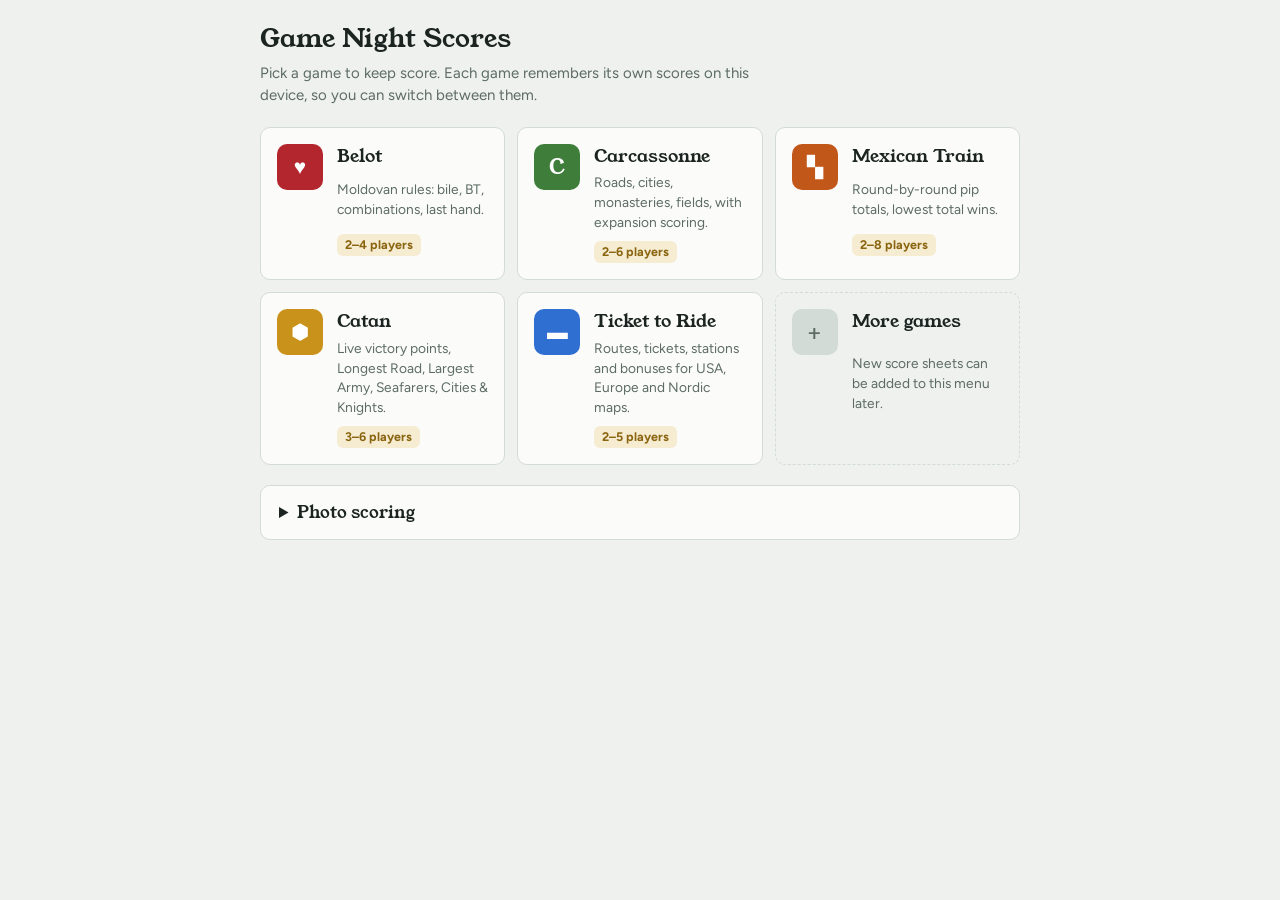
<file: game-scores/index.html>
<!doctype html>
<html lang="en">
<head>
<meta charset="utf-8">
<meta name="viewport" content="width=device-width, initial-scale=1, viewport-fit=cover">
<title>Game Night Scores</title>
<link rel="preconnect" href="https://fonts.googleapis.com">
<link rel="preconnect" href="https://fonts.gstatic.com" crossorigin>
<link rel="stylesheet" href="https://fonts.googleapis.com/css2?family=Young+Serif&family=Figtree:wght@400;500;600;700&display=swap">
<link rel="stylesheet" href="shared.css">
<style>
/* Layout: a short header, then one card per game in a grid that drops to one column on phones. */
.hero { display: grid; gap: 6px; }
.hero p { margin: 0; color: var(--muted); max-width: 52ch; }
.games { display: grid; grid-template-columns: repeat(auto-fill, minmax(220px, 1fr)); gap: 12px; }
.game {
  display: grid; grid-template-columns: auto 1fr; gap: 4px 14px; align-items: start;
  background: var(--paper); border: 1px solid var(--line); border-radius: var(--radius);
  padding: 16px; color: inherit; text-decoration: none; min-width: 0;
}
.game:hover { border-color: var(--accent); }
.game:hover h2 { color: var(--accent); }
.game .glyph {
  grid-row: span 3; width: 46px; height: 46px; border-radius: 10px; display: grid; place-items: center;
  font-family: var(--font-display); font-size: 1.3rem; color: #fff;
}
.game h2 { font-size: 1.1rem; }
.game p { margin: 0; font-size: .86rem; color: var(--muted); }
.game .meta { display: flex; gap: 6px; flex-wrap: wrap; margin-top: 4px; }
.soon { border-style: dashed; background: transparent; }
.soon .glyph { background: var(--line); color: var(--muted); }
/* A game opens over the menu so it can use the menu's photo reading. */
.gameview { position: fixed; inset: 0; z-index: 10; background: var(--bg); padding-top: env(safe-area-inset-top, 0px); }
.gameview iframe { border: 0; width: 100%; height: 100%; display: block; background: var(--bg); }
.photo-tag { display: inline-flex; align-items: center; gap: 4px; }
</style>
</head>
<body>
<div class="wrap">
  <header class="hero">
    <h1>Game Night Scores</h1>
    <p>Pick a game to keep score. Each game remembers its own scores on this device, so you can switch between them.</p>
  </header>
  <div class="banner" id="updateBanner" hidden></div>
  <nav class="games" id="games" aria-label="Games"></nav>
  <p class="small muted" id="photoNote" hidden>Games with a camera button can read scores from a photo. You check the result before it is added.</p>

  <details class="rules" id="keyPanel" hidden>
    <summary>Photo scoring</summary>
    <div class="body">
      <p>In the downloaded app, photos are read by Claude using your own Anthropic API key. Each photo costs a few cents, billed to that key. Without a key everything else works; you enter scores by hand.</p>
      <p class="small muted">Create a key at console.anthropic.com → API keys. It is stored only on this device.</p>
      <div class="row">
        <input class="text" id="apiKey" type="password" autocomplete="off" placeholder="sk-ant-…" aria-label="Anthropic API key" style="flex: 1; min-width: 12em">
        <button class="btn primary" type="button" id="saveKey">Save</button>
        <button class="btn danger" type="button" id="removeKey">Remove</button>
      </div>
      <span class="small" id="keyStatus"></span>
    </div>
  </details>
  <p class="small muted" id="appVersion" hidden></p>
</div>
<div class="gameview" id="gameView" hidden>
  <iframe id="gameFrame" title="Game score sheet"></iframe>
</div>
<script src="shared.js"></script>
<script>
(function () {
  "use strict";
  const { el, load } = GS;

  // Add a new game here: its page, its name, and the storage key its page saves to.
  const GAMES = [
    { file: "belot.html", name: "Belot", glyph: "♥", color: "#b3262e", players: "2–4 players", photo: "cards",
      blurb: "Moldovan rules: bile, BT, combinations, last hand.", key: "belot-moldova-v1",
      inProgress: (s) => s && s.hands && s.hands.length },
    { file: "carcassonne.html", name: "Carcassonne", glyph: "C", color: "#3f7d3a", players: "2–6 players", photo: "features",
      blurb: "Roads, cities, monasteries, fields, with expansion scoring.", key: "gs-carcassonne-v1",
      inProgress: (s) => s && s.log && s.log.length },
    { file: "mexican-train.html", name: "Mexican Train", glyph: "▚", color: "#c2571a", players: "2–8 players", photo: "dominoes",
      blurb: "Round-by-round pip totals, lowest total wins.", key: "gs-mexican-train-v1",
      inProgress: (s) => s && s.rounds && s.rounds.length },
    { file: "catan.html", name: "Catan", glyph: "⬢", color: "#c9921a", players: "3–6 players", photo: "board",
      blurb: "Live victory points, Longest Road, Largest Army, Seafarers, Cities & Knights.", key: "gs-catan-v1",
      inProgress: (s) => s && s.started },
    { file: "ticket-to-ride.html", name: "Ticket to Ride", glyph: "▬", color: "#2f6fd1", players: "2–5 players", photo: "tickets",
      blurb: "Routes, tickets, stations and bonuses for USA, Europe and Nordic maps.", key: "gs-ticket-to-ride-v1",
      inProgress: (s) => s && s.started }
  ];

  // Photo reading lives here, on the main page; games opened below borrow it.
  window.GS_photo = GS.makePhotoApi();

  // ---------- downloaded app: API key and updates ----------
  const inApp = !!window.GSAndroid;
  (async () => {
    // The key setting matters only where claude.ai's own photo reading is missing.
    const onClaude = !!(window.claude && window.claude.use && await window.claude.use("sample").catch(() => null));
    const panel = document.getElementById("keyPanel");
    panel.hidden = onClaude;
    const status = document.getElementById("keyStatus");
    const showStatus = () => { status.textContent = GS.apiKey() ? "A key is saved. Camera buttons will read photos." : "No key saved."; };
    showStatus();
    document.getElementById("saveKey").addEventListener("click", () => {
      const v = document.getElementById("apiKey").value.trim();
      if (!v) { status.textContent = "Paste a key first."; return; }
      GS.setApiKey(v); document.getElementById("apiKey").value = ""; showStatus(); refreshPhoto();
    });
    document.getElementById("removeKey").addEventListener("click", () => { GS.setApiKey(""); showStatus(); refreshPhoto(); });
  })();
  function refreshPhoto() {
    window.GS_photo.available().then((ok) => { photoOk = ok; document.getElementById("photoNote").hidden = !ok; renderGames(); });
  }

  // Each published version has a higher number; installing it updates the app in place and keeps all scores.
  const RELEASES = "https://api.github.com/repos/cristimarin9-blip/my-first-pr/releases/latest";
  if (inApp) {
    const current = Number(window.GSAndroid.versionCode());
    const v = document.getElementById("appVersion");
    v.hidden = false;
    v.textContent = "App version 1." + current;
    fetch(RELEASES, { headers: { Accept: "application/vnd.github+json" } }).then((r) => (r.ok ? r.json() : null)).then((rel) => {
      const m = rel && /^app-v1\.(\d+)$/.exec(rel.tag_name || "");
      const apk = rel && (rel.assets || []).find((a) => /\.apk$/.test(a.name));
      if (!m || !apk || Number(m[1]) <= current) return;
      const banner = document.getElementById("updateBanner");
      banner.hidden = false;
      banner.replaceChildren(
        el("div", {}, [el("strong", { text: "Update available: version 1." + m[1] }),
          el("div", { class: "small muted", text: "Download it and tap Install. Android updates the app and keeps your scores." })]),
        el("button", { type: "button", class: "btn primary", text: "Download update", onclick: () => window.GSAndroid.openUrl(apk.browser_download_url) })
      );
    }).catch(() => { /* offline: check again next time */ });
  }
  let photoOk = false;
  window.GS_photo.available().then((ok) => { photoOk = ok; document.getElementById("photoNote").hidden = !ok; renderGames(); });
  // Games in an isolated frame ask for photo reading by message.
  window.addEventListener("message", async (e) => {
    const d = e.data;
    if (!d || !d.gs || e.source !== document.getElementById("gameFrame").contentWindow) return;
    const reply = (msg) => e.source.postMessage(Object.assign({ gs: "photo-reply", id: d.id }, msg), "*");
    if (d.gs === "photo-available") reply({ ok: true, value: await window.GS_photo.available() });
    if (d.gs === "photo-ask") {
      try { reply({ ok: true, value: await window.GS_photo.ask(d.prompt, d.buffer, d.type) }); }
      catch (err) { reply({ ok: false, error: { code: (err && err.code) || "other" } }); }
    }
  });

  const view = document.getElementById("gameView");
  const frame = document.getElementById("gameFrame");
  function openGame(g) {
    frame.src = g.file;
    view.hidden = false;
    document.body.style.overflow = "hidden";
    try { history.replaceState(null, "", "#" + g.file.replace(".html", "")); } catch (e) { /* ignore */ }
  }
  // Phone back button: close an open game first.
  window.GS_back = function () {
    if (view.hidden) return false;
    window.GS_closeGame();
    return true;
  };
  window.GS_closeGame = function () {
    view.hidden = true;
    frame.removeAttribute("src");
    document.body.style.overflow = "";
    try { history.replaceState(null, "", location.pathname + location.search); } catch (e) { /* ignore */ }
    renderGames();
  };

  function renderGames() {
  document.getElementById("games").replaceChildren(
    ...GAMES.map((g) => {
      const saved = load(g.key, null);
      const busy = g.inProgress(saved);
      return el("a", { class: "game", href: g.file, onclick: (e) => { e.preventDefault(); openGame(g); } }, [
        el("span", { class: "glyph", style: { background: g.color }, text: g.glyph, "aria-hidden": "true" }),
        el("h2", { text: g.name }),
        el("p", { text: g.blurb }),
        el("div", { class: "meta" }, [
          el("span", { class: "tag gold", text: g.players }),
          busy ? el("span", { class: "tag", text: "Game in progress" }) : null,
          photoOk && g.photo ? el("span", { class: "tag photo-tag", text: "Photo: " + g.photo }) : null
        ])
      ]);
    }),
    el("div", { class: "game soon" }, [
      el("span", { class: "glyph", text: "+", "aria-hidden": "true" }),
      el("h2", { text: "More games" }),
      el("p", { text: "New score sheets can be added to this menu later." })
    ])
  );
  }

  renderGames();
  // A link ending in #catan (or another game) opens that game straight away.
  const start = GAMES.find((g) => location.hash === "#" + g.file.replace(".html", ""));
  if (start) openGame(start);
})();
</script>
</body>
</html>
</file>
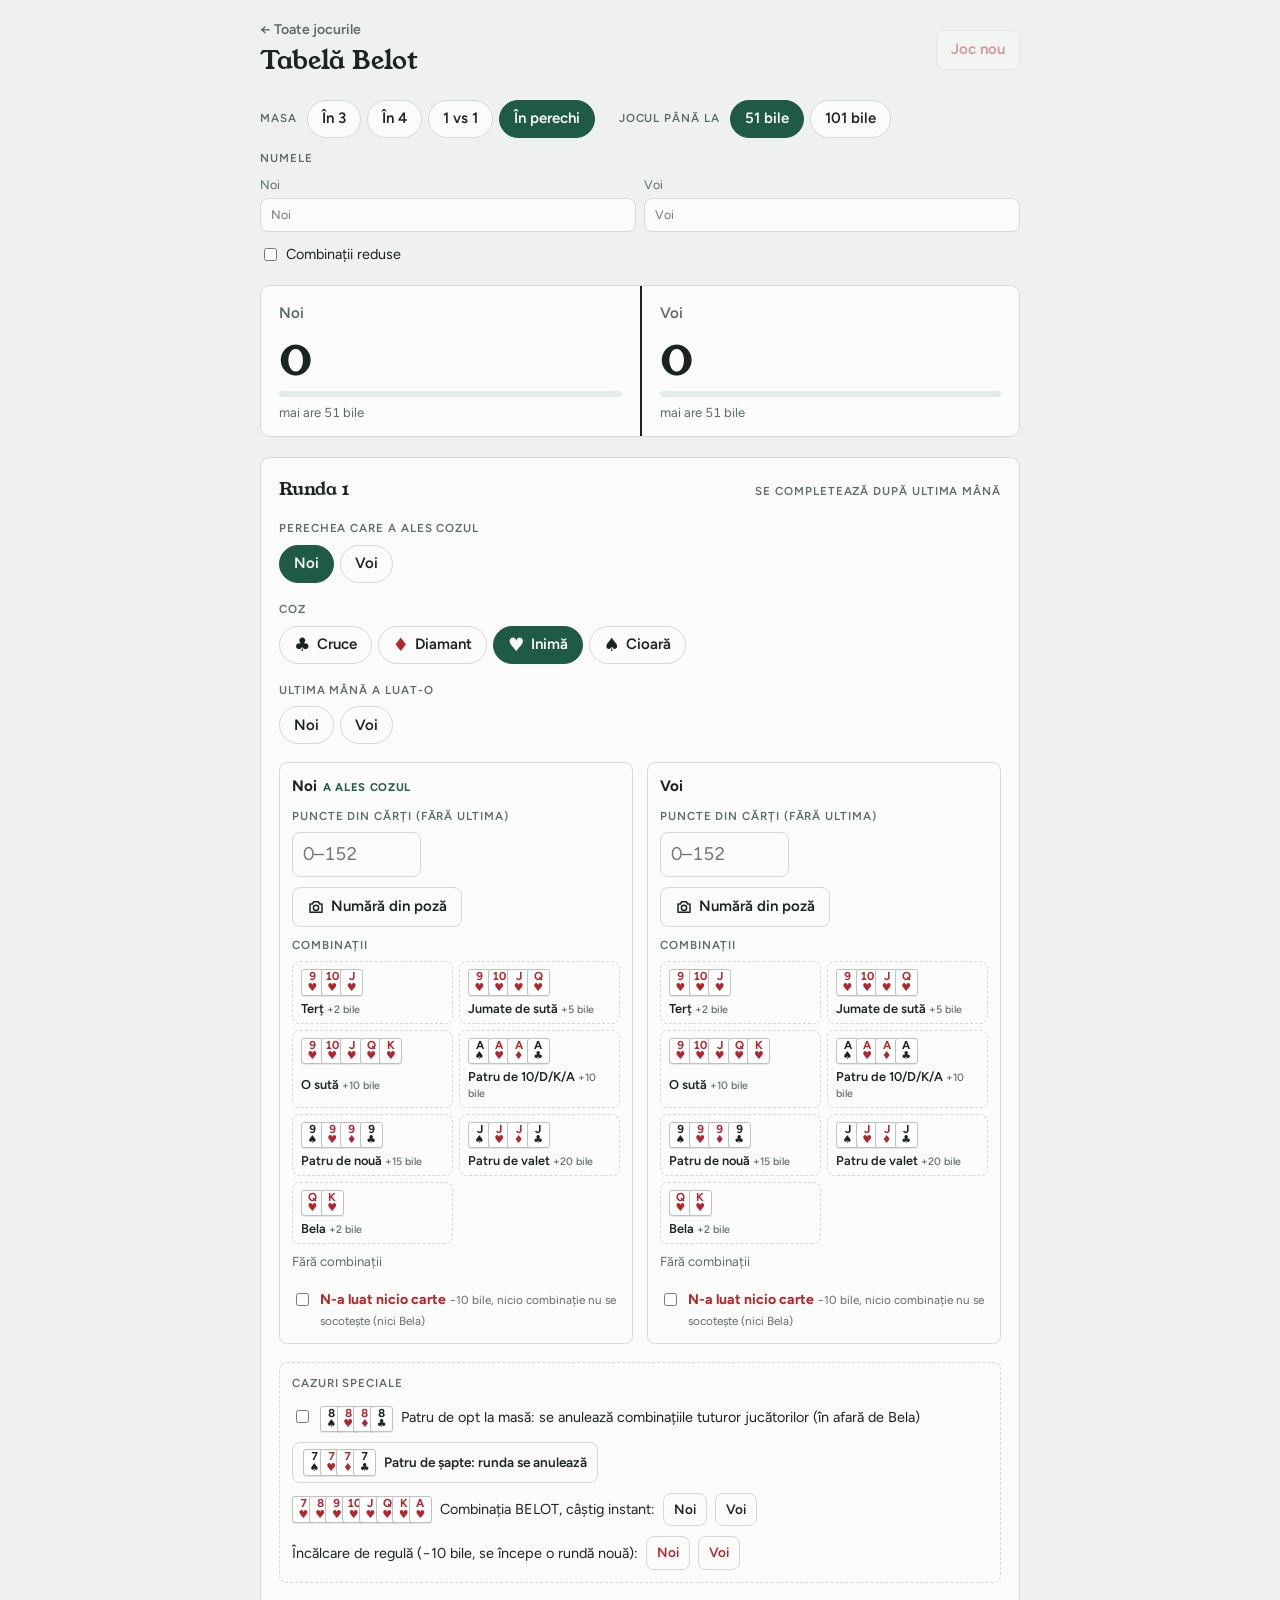
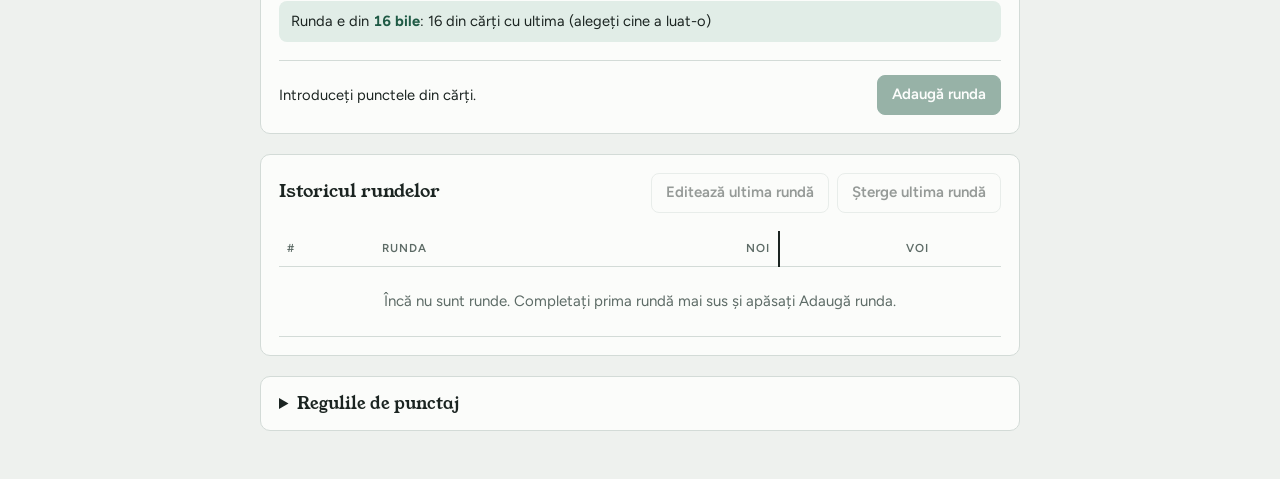
<file: game-scores/belot.html>
<!doctype html>
<html lang="ro">
<head>
<meta charset="utf-8">
<meta name="viewport" content="width=device-width, initial-scale=1, viewport-fit=cover">
<title>Tabelă Belot</title>
<link rel="preconnect" href="https://fonts.googleapis.com">
<link rel="preconnect" href="https://fonts.gstatic.com" crossorigin>
<link rel="stylesheet" href="https://fonts.googleapis.com/css2?family=Young+Serif&family=Figtree:wght@400;500;600;700&display=swap">
<style>
/* Layout: o tabelă de hârtie împărțită pe coloane (câte una pentru fiecare jucător sau pereche), formularul rundei dedesubt, istoricul la final. */
:root {
  --bg: #eef1ee;
  --paper: #fbfcfa;
  --ink: #1b2421;
  --muted: #5d6b66;
  --line: #d3dbd7;
  --felt: #1f5a45;
  --felt-soft: #e1ede7;
  --on-felt: #ffffff;
  --red: #b3262e;
  --red-soft: #f7e3e4;
  --gold: #8a6510;
  --gold-soft: #f6ecd2;
  --card: #ffffff;
  --card-edge: #b9c4bf;
  --font-display: "Young Serif", Georgia, "Times New Roman", serif;
  --font-body: "Figtree", system-ui, -apple-system, "Segoe UI", sans-serif;
  --radius: 10px;
}
@media (prefers-color-scheme: dark) {
  :root:not([data-theme="light"]) {
    --bg: #0d1412; --paper: #151f1c; --ink: #e5ece9; --muted: #96a59f; --line: #2a3833;
    --felt: #5bb38f; --felt-soft: #1b3229; --on-felt: #0d1412;
    --red: #ec7a7f; --red-soft: #3a1d20; --gold: #e0b75a; --gold-soft: #33290f;
    --card: #e9eeeb; --card-edge: #5d6b66;
    color-scheme: dark;
  }
}
:root[data-theme="dark"] {
  --bg: #0d1412; --paper: #151f1c; --ink: #e5ece9; --muted: #96a59f; --line: #2a3833;
  --felt: #5bb38f; --felt-soft: #1b3229; --on-felt: #0d1412;
  --red: #ec7a7f; --red-soft: #3a1d20; --gold: #e0b75a; --gold-soft: #33290f;
  --card: #e9eeeb; --card-edge: #5d6b66;
  color-scheme: dark;
}
* { box-sizing: border-box; }
html, body { margin: 0; }
body {
  background: var(--bg); color: var(--ink);
  font-family: var(--font-body); font-size: 15px; line-height: 1.45;
  padding-block: 20px 48px; padding-inline: 16px;
}
.wrap { max-width: 760px; margin: 0 auto; display: grid; gap: 20px; }
h1, h2 { font-family: var(--font-display); font-weight: 400; margin: 0; text-wrap: balance; }
h1 { font-size: 1.6rem; }
h2 { font-size: 1.15rem; }
button, input, select { font: inherit; color: inherit; }
button { cursor: pointer; }
:focus-visible { outline: 2px solid var(--felt); outline-offset: 2px; }
.label { font-size: .72rem; font-weight: 600; letter-spacing: .08em; text-transform: uppercase; color: var(--muted); }
.num { font-variant-numeric: tabular-nums; }
.sr { position: absolute; left: -9999px; }
[hidden] { display: none !important; }

/* Bara de sus */
.top { display: flex; align-items: center; justify-content: space-between; gap: 12px; flex-wrap: wrap; }
.back { color: var(--muted); text-decoration: none; font-size: .88rem; font-weight: 600; }
.back:hover { color: var(--felt); }
.top-actions { display: flex; gap: 8px; align-items: center; flex-wrap: wrap; }

.btn { border: 1px solid var(--line); background: var(--paper); border-radius: 8px; padding: 8px 14px; font-weight: 600; }
.btn:hover:not(:disabled) { border-color: var(--muted); }
.btn:disabled { opacity: .45; cursor: not-allowed; }
.btn.primary { background: var(--felt); color: var(--on-felt); border-color: var(--felt); }
.btn.danger { color: var(--red); }

/* Setări */
.setup { display: flex; flex-wrap: wrap; gap: 12px 24px; align-items: center; }
.setup .field { display: flex; align-items: center; gap: 10px; flex-wrap: wrap; }
.setup-note { font-size: .82rem; color: var(--muted); }
.toggle { display: flex; align-items: center; gap: 6px; font-size: .9rem; cursor: pointer; }

/* Tabela */
.sheet { background: var(--paper); border: 1px solid var(--line); border-radius: var(--radius); overflow: hidden; }
.sheet-head { display: grid; }
.team { padding: 16px 18px 14px; display: grid; gap: 6px; min-width: 0; }
.team + .team { border-left: 2px solid var(--ink); }
.team .name { font-weight: 600; font-size: .95rem; color: var(--muted); overflow-wrap: anywhere; }
.names { display: grid; grid-template-columns: repeat(auto-fit, minmax(150px, 1fr)); gap: 8px; width: 100%; }
.names label { display: grid; gap: 4px; font-size: .78rem; color: var(--muted); }
.names input { padding: 7px 10px; border: 1px solid var(--line); border-radius: 8px; background: var(--paper); min-width: 0; width: 100%; }
.total { font-family: var(--font-display); font-size: clamp(2.4rem, 10vw, 3.4rem); line-height: 1; }
.sheet.many .total { font-size: clamp(1.9rem, 8vw, 2.8rem); }
.sheet.many .team { padding: 14px 12px 12px; }
.bar { height: 6px; border-radius: 3px; background: var(--felt-soft); overflow: hidden; }
.bar span { display: block; height: 100%; background: var(--felt); transition: width .3s ease; }
.togo { font-size: .82rem; color: var(--muted); display: flex; gap: 8px; flex-wrap: wrap; }
.bt-count { color: var(--red); font-weight: 600; }
.team.leader .total { color: var(--felt); }
.banner {
  border-top: 1px solid var(--line); padding: 12px 18px; display: flex; gap: 12px; align-items: center;
  justify-content: space-between; flex-wrap: wrap; background: var(--felt-soft);
}
.banner strong { font-family: var(--font-display); font-weight: 400; font-size: 1.15rem; }
.limitnote { border-top: 1px solid var(--line); padding: 10px 18px; font-size: .88rem; background: var(--gold-soft); color: var(--gold); }

/* Formularul rundei */
.panel { background: var(--paper); border: 1px solid var(--line); border-radius: var(--radius); padding: 18px; display: grid; gap: 18px; }
.panel-head { display: flex; justify-content: space-between; align-items: baseline; gap: 8px; flex-wrap: wrap; }
.field { display: grid; gap: 8px; }
.seg { display: flex; flex-wrap: wrap; gap: 6px; }
.chip {
  border: 1px solid var(--line); background: var(--paper); border-radius: 999px; padding: 7px 14px;
  font-weight: 600; display: inline-flex; align-items: center; gap: 6px; min-height: 38px;
}
.chip:hover:not(:disabled) { border-color: var(--muted); }
.chip[aria-pressed="true"] { background: var(--felt); color: var(--on-felt); border-color: var(--felt); }
.chip .sym { font-size: 1.15rem; line-height: 1; }
.chip .sym.red { color: var(--red); }
.chip[aria-pressed="true"] .sym.red { color: inherit; }
.chip:disabled { opacity: .4; cursor: not-allowed; }

.cols { display: grid; grid-template-columns: repeat(auto-fit, minmax(260px, 1fr)); gap: 14px; }
.col { display: grid; gap: 10px; align-content: start; min-width: 0; padding: 12px; border: 1px solid var(--line); border-radius: 8px; }
.col h3 { margin: 0; font-size: .95rem; font-weight: 700; overflow-wrap: anywhere; }
.col h3 .bidtag { font-size: .7rem; font-weight: 700; letter-spacing: .06em; text-transform: uppercase; color: var(--felt); margin-left: 6px; }
.tricks { display: flex; align-items: center; gap: 8px; flex-wrap: wrap; }
.tricks input {
  width: 100%; max-width: 7em; padding: 8px 10px; border: 1px solid var(--line); border-radius: 8px;
  background: var(--paper); font-size: 1.15rem; font-variant-numeric: tabular-nums;
}
.remaining { font-size: .82rem; color: var(--muted); }

.decl-btns { display: grid; grid-template-columns: repeat(auto-fill, minmax(112px, 1fr)); gap: 6px; }
.decl-btns button {
  border: 1px dashed var(--line); background: transparent; border-radius: 8px; padding: 7px 8px 6px;
  display: grid; gap: 5px; justify-items: start; text-align: left; font-size: .8rem; font-weight: 600; line-height: 1.2;
}
.decl-btns button:hover:not(:disabled) { border-style: solid; border-color: var(--felt); }
.decl-btns button:disabled { opacity: .35; cursor: not-allowed; }
.decl-btns button small { font-weight: 500; color: var(--muted); }
.decl-list { display: flex; flex-wrap: wrap; gap: 6px; min-height: 28px; }
.tag {
  display: inline-flex; align-items: center; gap: 6px; border-radius: 6px; padding: 3px 4px 3px 6px;
  background: var(--felt-soft); font-size: .82rem; font-weight: 600;
}
.tag.bela { background: var(--red-soft); }
.tag.void { opacity: .55; text-decoration: line-through; }
.tag button { border: 0; background: transparent; padding: 0 4px; font-size: 1rem; line-height: 1; color: inherit; opacity: .7; }
.tag button:hover { opacity: 1; }
.empty-decl, .hint { font-size: .82rem; color: var(--muted); }

.penalty { display: flex; align-items: center; gap: 8px; flex-wrap: wrap; }
.pen-btn { border: 1px dashed var(--line); background: transparent; border-radius: 8px; padding: 5px 10px; font-size: .85rem; font-weight: 700; color: var(--red); }
.pen-btn:hover:not(:disabled) { border-style: solid; border-color: var(--red); }
.pen-btn small { font-weight: 500; color: var(--muted); }
.tag.pen { background: var(--red-soft); color: var(--red); }
.nocards { font-size: .88rem; cursor: pointer; flex-wrap: nowrap; align-items: flex-start; }
.nocards input { margin-top: .2em; flex: none; }
.nocards b { color: var(--red); font-weight: 700; }
.nocards small { color: var(--muted); }

.photo-btn { display: inline-flex; align-items: center; gap: 6px; justify-self: start; }
.review { display: grid; gap: 8px; padding: 10px; border-radius: 8px; border: 1px solid var(--felt); background: var(--felt-soft); }
.review .review-head { display: flex; justify-content: space-between; gap: 8px; flex-wrap: wrap; font-weight: 700; font-size: .9rem; }
.review .items { display: flex; flex-wrap: wrap; gap: 6px; }
.review .item { display: inline-flex; align-items: center; gap: 2px; padding: 2px 2px 2px 4px; border-radius: 6px; background: var(--paper); border: 1px solid var(--line); }
.review .item.unsure { border-color: var(--gold); background: var(--gold-soft); }
.review .item select { padding: 2px; border: 1px solid var(--line); border-radius: 4px; background: var(--paper); }
.review .item button { border: 0; background: transparent; color: var(--muted); padding: 0 4px; font-size: 1rem; }
.review .warn { font-size: .82rem; color: var(--gold); }
.review .actions { display: flex; gap: 6px; flex-wrap: wrap; justify-content: flex-end; }
.special { display: grid; gap: 10px; padding: 12px; border: 1px dashed var(--line); border-radius: 8px; }
.special-row { display: flex; align-items: center; gap: 8px; flex-wrap: wrap; font-size: .9rem; }
.special-row .btn { padding: 6px 10px; font-size: .85rem; display: inline-flex; align-items: center; gap: 8px; }

/* Cărți desenate */
.cards { display: inline-flex; align-items: center; }
.card {
  display: inline-grid; grid-template-rows: auto auto; place-items: center; align-content: center;
  width: 2em; height: 2.3em; border: 1px solid var(--card-edge); border-radius: 3px;
  background: var(--card); color: #1b2421; font-size: .72rem; font-weight: 700; line-height: 1;
  box-shadow: 0 1px 0 rgba(0, 0, 0, .08); font-variant-numeric: tabular-nums;
}
.card + .card { margin-left: -.3em; }
.card.red { color: #b3262e; }
.card i { font-style: normal; font-size: .95em; }
.cards.lg .card { font-size: .85rem; }
.cards.lg .card + .card { margin-left: -.3em; }
.cards.tight .card + .card { margin-left: -.55em; }

.preview {
  display: flex; align-items: center; justify-content: space-between; gap: 12px; flex-wrap: wrap;
  border-top: 1px solid var(--line); padding-top: 14px;
}
.preview-text { font-size: .92rem; min-width: 0; }
.round-total { font-size: .92rem; padding: 10px 12px; border-radius: 8px; background: var(--felt-soft); }
.round-total b { font-variant-numeric: tabular-nums; color: var(--felt); }
.preview-text b { font-variant-numeric: tabular-nums; }
.status { display: inline-block; font-size: .72rem; font-weight: 700; letter-spacing: .06em; text-transform: uppercase; padding: 2px 7px; border-radius: 4px; margin-right: 6px; }
.status.ok { background: var(--felt-soft); color: var(--felt); }
.status.bt { background: var(--red-soft); color: var(--red); }
.status.other { background: var(--gold-soft); color: var(--gold); }

/* Istoric */
.ledger { overflow-x: auto; }
table { width: 100%; border-collapse: collapse; font-variant-numeric: tabular-nums; }
th, td { padding: 9px 8px; text-align: left; border-bottom: 1px solid var(--line); vertical-align: top; }
th { font-size: .72rem; font-weight: 600; letter-spacing: .08em; text-transform: uppercase; color: var(--muted); }
td.pts, th.pts { text-align: right; white-space: nowrap; }
th.pts { max-width: 7em; overflow: hidden; text-overflow: ellipsis; }
td.pts .run { display: block; font-size: .78rem; color: var(--muted); }
.preview-text .before { color: var(--muted); text-decoration: line-through; font-variant-numeric: tabular-nums; }
td.pts .bt { color: var(--red); font-weight: 700; }
td.pts.sep, th.pts.sep { border-left: 2px solid var(--ink); }
.hand-contract { font-weight: 600; white-space: nowrap; }
.hand-contract .red { color: var(--red); }
.hand-meta { font-size: .8rem; color: var(--muted); min-width: 12em; }
td.del { width: 1%; }
td.del button { border: 0; background: transparent; color: var(--muted); padding: 2px 6px; font-size: 1.1rem; }
td.del button:hover { color: var(--red); }
.empty { padding: 24px 8px; color: var(--muted); text-align: center; }

details.rules { background: var(--paper); border: 1px solid var(--line); border-radius: var(--radius); padding: 14px 18px; }
details.rules summary { cursor: pointer; font-family: var(--font-display); font-size: 1.05rem; }
.rules-grid { display: grid; grid-template-columns: repeat(auto-fit, minmax(240px, 1fr)); gap: 18px; margin-top: 14px; font-size: .9rem; }
.rules-grid h4 { margin: 0 0 8px; font-size: .78rem; letter-spacing: .08em; text-transform: uppercase; color: var(--muted); }
.rules-grid dl { margin: 0; display: grid; grid-template-columns: auto 1fr auto; gap: 8px 10px; align-items: center; }
.rules-grid dt { display: contents; }
.rules-grid dd { margin: 0; text-align: right; font-variant-numeric: tabular-nums; font-weight: 600; }
.rules-grid p { margin: 0 0 6px; max-width: 70ch; }
.rules-wide { grid-column: 1 / -1; }

.confirm { display: flex; gap: 8px; align-items: center; flex-wrap: wrap; font-size: .9rem; }

@media (max-width: 560px) {
  .team { padding: 14px 12px; }
  .panel { padding: 14px; }
  .sheet.many .team { padding: 12px 8px; }
  .sheet.many .togo { font-size: .74rem; }
}
@media (prefers-reduced-motion: reduce) { .bar span { transition: none; } }
</style>
</head>
<body>
<div class="wrap">
  <header class="top">
    <div style="display:grid;gap:2px">
      <a class="back" href="index.html">← Toate jocurile</a>
      <h1>Tabelă Belot</h1>
    </div>
    <div class="top-actions">
      <span id="newGameBox"></span>
    </div>
  </header>

  <section class="setup" aria-label="Setările jocului">
    <div class="field">
      <span class="label">Masa</span>
      <div class="seg" id="modeSeg"></div>
    </div>
    <div class="field">
      <span class="label">Jocul până la</span>
      <div class="seg" id="targetSeg"></div>
    </div>
    <div class="field" style="width:100%">
      <span class="label">Numele</span>
      <div class="names" id="namesBox"></div>
    </div>
    <label class="toggle" for="reduced"><input type="checkbox" id="reduced"> Combinații reduse</label>
    <span class="setup-note" id="setupNote"></span>
  </section>

  <section class="sheet" id="sheet" aria-label="Scor">
    <div class="sheet-head" id="sheetHead"></div>
    <div class="limitnote" id="limitNote" hidden></div>
    <div class="banner" id="banner" hidden></div>
  </section>

  <form class="panel" id="handForm" autocomplete="off">
    <div class="panel-head">
      <h2 id="handTitle">Runda 1</h2>
      <span class="label">Se completează după ultima mână</span>
    </div>

    <div class="field">
      <span class="label" id="bidderLabel">A ales cozul</span>
      <div class="seg" id="bidderSeg"></div>
    </div>

    <div class="field">
      <span class="label">Coz</span>
      <div class="seg" id="trumpSeg"></div>
    </div>

    <div class="field">
      <span class="label">Ultima mână a luat-o</span>
      <div class="seg" id="lastSeg"></div>
    </div>

    <div class="cols" id="cols"></div>

    <div class="special">
      <span class="label">Cazuri speciale</span>
      <label class="special-row" for="opt"><input type="checkbox" id="opt"> <span id="optCards"></span> Patru de opt la masă: se anulează combinațiile tuturor jucătorilor (în afară de Bela)</label>
      <div class="special-row" id="annulRow"></div>
      <div class="special-row" id="belotRow"></div>
      <div class="special-row" id="ruleRow"></div>
    </div>

    <div class="round-total" id="roundTotal"></div>

    <div class="preview">
      <div class="preview-text" id="preview" aria-live="polite"></div>
      <div class="top-actions">
        <button class="btn" id="cancelEdit" type="button" hidden>Renunță la editare</button>
        <button class="btn primary" id="addHand" type="submit">Adaugă runda</button>
      </div>
    </div>
  </form>

  <section class="panel" aria-labelledby="histTitle">
    <div class="panel-head">
      <h2 id="histTitle">Istoricul rundelor</h2>
      <div class="top-actions">
        <button class="btn" id="editLast" type="button">Editează ultima rundă</button>
        <button class="btn" id="undo" type="button">Șterge ultima rundă</button>
      </div>
    </div>
    <div class="ledger">
      <table>
        <thead><tr id="headRow"></tr></thead>
        <tbody id="rows"></tbody>
      </table>
    </div>
  </section>

  <details class="rules" id="rules">
    <summary>Regulile de punctaj</summary>
    <div class="rules-grid" id="rulesGrid"></div>
  </details>
</div>

<script src="shared.js"></script>
<script>
(function () {
  "use strict";

  const SUITS = {
    c: { label: "Cruce",   sym: "♣", red: false },
    d: { label: "Diamant", sym: "♦", red: true },
    h: { label: "Inimă",   sym: "♥", red: true },
    s: { label: "Cioară",  sym: "♠", red: false }
  };
  const ALL_SUITS = ["♠", "♥", "♦", "♣"];
  const CARD_TOTAL = 152; // punctele din cărți, fără ultima mână
  const LAST_TRICK = 10;  // ultima mână: 10 puncte (1 bilă), doar dacă n-o ia cel care a ales cozul
  // `cards(coz)` arată din ce cărți e făcută combinația, ca perechi [rang, culoare].
  const DECL = {
    t:  { label: "Terț",            long: "Terț, 3 cărți la rând de aceeași culoare",        v: 20,  big: false, cards: (s) => ["9", "10", "J"].map((r) => [r, s]) },
    j:  { label: "Jumate de sută",  long: "Jumate de sută, 4 cărți la rând",                 v: 50,  big: false, cards: (s) => ["9", "10", "J", "Q"].map((r) => [r, s]) },
    o:  { label: "O sută",          long: "O sută, 5 cărți la rând",                         v: 100, big: true,  cards: (s) => ["9", "10", "J", "Q", "K"].map((r) => [r, s]) },
    p4: { label: "Patru de 10/D/K/A", long: "Patru cărți de zece, dame, crai sau tuzi",      v: 100, big: true,  cards: () => ALL_SUITS.map((s) => ["A", s]) },
    p9: { label: "Patru de nouă",   long: "Patru cărți de nouă",                             v: 150, big: true,  cards: () => ALL_SUITS.map((s) => ["9", s]) },
    pv: { label: "Patru de valet",  long: "Patru cărți de valet",                            v: 200, big: true,  cards: () => ALL_SUITS.map((s) => ["J", s]) },
    b:  { label: "Bela",            long: "Bela, dama și craiul de coz",                     v: 20,  big: false, cards: (s) => [["Q", s], ["K", s]] }
  };
  const MODES = {
    "1v1": { label: "1 vs 1",       sides: 2, kind: "jucători", defaults: ["Jucătorul 1", "Jucătorul 2"] },
    "3":   { label: "În 3",         sides: 3, kind: "jucători", defaults: ["Jucătorul 1", "Jucătorul 2", "Jucătorul 3"] },
    "4":   { label: "În 4",         sides: 4, kind: "jucători", defaults: ["Jucătorul 1", "Jucătorul 2", "Jucătorul 3", "Jucătorul 4"] },
    "2v2": { label: "În perechi",   sides: 2, kind: "perechi",  defaults: ["Noi", "Voi"] }
  };
  const PENALTY = 10;      // bile
  const BT_LIMIT = 3;      // 3 BT-uri = −10 bile
  const STORE_KEY = "belot-moldova-v1";

  const $ = (id) => document.getElementById(id);
  const range = (n) => Array.from({ length: n }, (_, i) => i);
  const r1 = (x) => Math.round(x * 10) / 10;

  // ---------- punctaj ----------

  // Puncte → bile: 10 = 1, 35 = 3, 66 = 7 (5 se rotunjește în jos, 6 în sus).
  function toBile(points) {
    return Math.floor(points / 10) + (points % 10 >= 6 ? 1 : 0);
  }

  function scoreHand(h, mode) {
    const n = h.points ? h.points.length : MODES[mode].sides;
    const sides = range(n);
    if (h.type === "anulata" || h.type === "belot") {
      return { bile: sides.map(() => 0), raw: sides.map(() => 0), bt: false, status: h.type };
    }
    if (h.type === "incalcare") {
      // Încălcare de regulă: −10 bile pentru vinovat, runda se reia de la început.
      return { bile: sides.map((t) => (t === h.side ? -PENALTY : 0)), raw: sides.map(() => 0), bt: false, status: h.type };
    }
    // penalty[t] > 0: n-a luat nicio carte, deci −10 bile și nicio combinație a lui nu se socotește (nici Bela).
    const noCards = sides.map((t) => ((h.penalty || [])[t] || 0) > 0);
    const bela = sides.map((t) => noCards[t] ? 0 : h.decl[t].filter((x) => x === "b").length * DECL.b.v);
    const comb = sides.map((t) => h.opt || noCards[t] ? 0 : h.decl[t].filter((x) => x !== "b").reduce((s, x) => s + DECL[x].v, 0));
    const b = h.bidder;
    // Ultima mână: dacă o ia altcineva decât cel care a ales cozul, bila lui se socotește înainte de BT.
    // Rundele salvate înainte aveau ultima inclusă în puncte (162); cele noi o adaugă aici celui care a luat-o.
    const hasLast = h.points.reduce((s, x) => s + x, 0) === CARD_TOTAL;
    const extra = sides.map((t) => (hasLast && h.last === t && t !== b ? LAST_TRICK : 0));
    const raw = sides.map((t) => h.points[t] + comb[t] + bela[t] + extra[t]);
    const opps = sides.filter((t) => t !== b);
    let bile, bt;

    if (mode === "3" || mode === "4") {
      // Se adună bilele rotunjite ale celor care nu au jucat și se scad din totalul jocului.
      const game = toBile(raw.reduce((s, x) => s + x, 0));
      bile = sides.map((t) => (t === b ? 0 : toBile(raw[t])));
      bile[b] = game - opps.reduce((s, t) => s + bile[t], 0);
      // Întâi după bile, apoi (la egalitate de bile) după puncte.
      bt = opps.some((t) => bile[b] < bile[t] || (bile[b] === bile[t] && raw[b] < raw[t]));
    } else {
      bile = mode === "1v1" ? raw.map((x) => x / 10) : raw.map(toBile);
      bt = opps.some((t) => raw[b] < raw[t]);
    }
    // Ultima luată de cel care a ales cozul: nu contează la BT, dar rămâne în totalul rundei (16 bile).
    if (hasLast && h.last === b) {
      raw[b] += LAST_TRICK;
      if (mode === "3" || mode === "4") bile[b] = toBile(raw.reduce((s, x) => s + x, 0)) - opps.reduce((s, t) => s + bile[t], 0);
      else bile[b] = mode === "1v1" ? raw[b] / 10 : toBile(raw[b]);
    }
    const before = bile.slice();
    if (bt) {
      // BT: punctele celui care a ales cozul se împart între ceilalți. Bela îi rămâne lui.
      const share = (raw[b] - bela[b]) / opps.length;
      const after = sides.map((t) => (t === b ? bela[b] : raw[t] + share));
      bile = mode === "1v1" ? after.map((x) => x / 10) : after.map((x) => toBile(Math.round(x)));
    }
    bile = bile.map((x, t) => r1(x - (noCards[t] ? PENALTY : 0)));
    const beforeBt = before.map((x, t) => r1(x - (noCards[t] ? PENALTY : 0)));
    const sum = raw.reduce((s, x) => s + x, 0);
    return { bile, before: beforeBt, raw, bt, status: bt ? "bt" : "ok", total: mode === "1v1" ? sum / 10 : toBile(sum) };
  }

  // Parcurge rundele în ordine: totaluri, BT-uri, limita jocului și câștigătorul.
  function computeGame(hands, target, mode) {
    const n = MODES[mode].sides;
    let totals = range(n).map(() => 0);
    const bts = range(n).map(() => 0);
    let limit = target, winner = null, winBy = null;
    const raises = [];
    const rows = hands.map((h, i) => {
      const r = scoreHand(h, mode);
      const bile = r.bile.slice();
      let btPenalty = false;
      if (r.bt) {
        bts[h.bidder]++;
        if (bts[h.bidder] % BT_LIMIT === 0) { bile[h.bidder] = r1(bile[h.bidder] - PENALTY); btPenalty = true; }
      }
      totals = totals.map((x, t) => r1(x + bile[t]));
      if (winner === null) {
        if (h.type === "belot") { winner = h.side; winBy = "belot"; }
        else {
          let over = range(n).filter((t) => totals[t] > limit);
          while (over.length > 1) {
            limit += 50;
            raises.push({ hand: i, limit });
            over = range(n).filter((t) => totals[t] > limit);
          }
          if (over.length === 1) { winner = over[0]; winBy = "bile"; }
        }
      }
      return { hand: h, result: r, bile, btPenalty, totals: totals.slice(), bts: bts.slice() };
    });
    return { rows, totals, bts, limit, raises, winner, winBy };
  }

  // ---------- stare ----------

  let state = {
    mode: "2v2", target: 51, reduced: false, hands: [],
    names: { "1v1": MODES["1v1"].defaults.slice(), "3": MODES["3"].defaults.slice(), "4": MODES["4"].defaults.slice(), "2v2": MODES["2v2"].defaults.slice() }
  };
  try {
    const saved = JSON.parse(localStorage.getItem(STORE_KEY) || "null");
    if (saved && Array.isArray(saved.hands) && MODES[saved.mode]) {
      saved.names = Object.assign({}, state.names, saved.names || {});
      state = Object.assign(state, saved);
    }
  } catch (e) { /* fără stocare: începem de la zero */ }

  function mode() { return MODES[state.mode]; }
  function sideCount() { return mode().sides; }
  function sideName(t) { return (state.names[state.mode][t] || "").trim() || mode().defaults[t]; }
  function fmt(x) { return state.mode === "1v1" ? x.toFixed(1).replace(".", ",") : String(x); }

  function freshDraft(prev) {
    const n = sideCount();
    return {
      bidder: prev && prev.bidder < n ? prev.bidder : 0,
      trump: prev ? prev.trump : "h",
      points: range(n).map(() => ""),
      manual: range(n).map(() => false),
      decl: range(n).map(() => []),
      penalty: range(n).map(() => 0),
      opt: false,
      last: null
    };
  }

  let draft = freshDraft();
  let confirmingNewGame = false;
  let editing = false; // se editează ultima rundă

  // Rundele de dinaintea celei din formular (fără ultima când o editezi).
  function baseHands() { return editing ? state.hands.slice(0, -1) : state.hands; }

  function handToDraft(h) {
    const n = sideCount();
    if (h.type !== "normala") return freshDraft(draft);
    return {
      bidder: h.bidder, trump: h.trump,
      points: h.points.map(String), manual: range(n).map(() => true),
      decl: h.decl.map((l) => l.slice()), penalty: (h.penalty || range(n).map(() => 0)).slice(),
      opt: !!h.opt, last: h.last != null ? h.last : null
    };
  }

  function save() {
    try { localStorage.setItem(STORE_KEY, JSON.stringify(state)); } catch (e) { /* ignorăm */ }
  }

  // Câte combinații de 100+ a arătat fiecare jucător în rundele anterioare (pentru combinațiile reduse).
  function bigCombosShown() {
    const n = sideCount();
    const count = range(n).map(() => 0);
    baseHands().forEach((h) => {
      if (h.type !== "normala" || h.opt) return;
      h.decl.forEach((list, t) => { if (!((h.penalty || [])[t] > 0)) count[t] += list.filter((k) => DECL[k].big).length; });
    });
    return count;
  }

  function draftToHand() {
    const n = sideCount();
    if (draft.points.every((x) => x === "")) return { error: "Introduceți punctele din cărți." };
    const points = draft.points.map((x) => (x === "" ? 0 : Number(x)));
    if (points.some((x) => !Number.isInteger(x) || x < 0)) return { error: "Punctele trebuie să fie numere întregi." };
    const sum = points.reduce((s, x) => s + x, 0);
    if (sum !== CARD_TOTAL) return { error: "Punctele din cărți trebuie să dea " + CARD_TOTAL + " (acum " + sum + ")." };
    if (draft.last === null) return { error: "Alegeți cine a luat ultima mână." };
    return {
      hand: {
        type: "normala",
        bidder: draft.bidder,
        trump: draft.trump,
        points,
        decl: draft.decl.map((l) => l.slice()),
        penalty: draft.penalty.slice(),
        opt: draft.opt,
        last: draft.last
      }
    };
  }

  // Ultima căsuță se completează singură când toate celelalte au un număr.
  function autofillPoints(changed) {
    const n = sideCount();
    const open = range(n).filter((t) => !draft.manual[t]);
    if (open.length === 1) {
      const last = open[0];
      const sum = range(n).filter((t) => t !== last).reduce((s, t) => s + (Number(draft.points[t]) || 0), 0);
      draft.points[last] = String(Math.max(0, CARD_TOTAL - sum));
    } else {
      open.forEach((t) => { if (t !== changed) draft.points[t] = ""; });
    }
  }

  // ---------- ajutoare pentru afișare ----------

  function el(tag, attrs, children) {
    const n = document.createElement(tag);
    if (attrs) for (const k in attrs) {
      if (k === "class") n.className = attrs[k];
      else if (k === "text") n.textContent = attrs[k];
      else if (k.startsWith("on")) n.addEventListener(k.slice(2), attrs[k]);
      else if (attrs[k] !== false && attrs[k] != null) n.setAttribute(k, attrs[k] === true ? "" : attrs[k]);
    }
    (children || []).forEach((c) => n.append(c));
    return n;
  }

  function cardRow(list, extra) {
    return el("span", { class: "cards" + (extra ? " " + extra : ""), "aria-hidden": "true" }, list.map(([rank, suit]) =>
      el("span", { class: "card" + (suit === "♥" || suit === "♦" ? " red" : "") }, [rank, el("i", { text: suit })])));
  }
  function cardIcons(key, trump, large) { return cardRow(DECL[key].cards(trump), large ? "lg" : ""); }
  const fourOf = (rank) => ALL_SUITS.map((s) => [rank, s]);
  const allTrumps = (s) => ["7", "8", "9", "10", "J", "Q", "K", "A"].map((r) => [r, s]);

  function trumpLabel(key) {
    const s = SUITS[key];
    const frag = document.createDocumentFragment();
    frag.append(el("span", { class: s.red ? "red" : "", text: s.sym + " " }), s.label);
    return frag;
  }

  // ---------- afișare ----------

  function renderSetup() {
    const locked = state.hands.length > 0;
    const choose = (fn) => () => { fn(); draft = freshDraft(draft); save(); render(); };
    $("modeSeg").replaceChildren(...Object.keys(MODES).map((m) =>
      el("button", {
        type: "button", class: "chip", "aria-pressed": String(state.mode === m), disabled: locked,
        onclick: choose(() => { state.mode = m; })
      }, [MODES[m].label])));
    $("targetSeg").replaceChildren(...[51, 101].map((v) =>
      el("button", {
        type: "button", class: "chip", "aria-pressed": String(state.target === v), disabled: locked,
        onclick: choose(() => { state.target = v; })
      }, [v + " bile"])));
    buildNames();
    $("reduced").checked = state.reduced;
    $("reduced").disabled = locked;
    $("setupNote").textContent = locked ? "Pentru a schimba setările începeți un joc nou." : "";
  }

  // Numele se pot schimba oricând, și în timpul jocului.
  let namesKey = "";
  function buildNames() {
    if (namesKey === state.mode) return;
    namesKey = state.mode;
    $("namesBox").replaceChildren(...range(sideCount()).map((t) => {
      const input = el("input", { id: "nameInput" + t, maxlength: "24", placeholder: mode().defaults[t],
        value: state.names[state.mode][t] === mode().defaults[t] ? "" : state.names[state.mode][t] });
      input.addEventListener("input", () => { state.names[state.mode][t] = input.value; save(); render(); });
      return el("label", { for: "nameInput" + t }, [mode().defaults[t], input]);
    }));
  }

  let sheetKey = "";
  function buildSheet() {
    const n = sideCount();
    if (sheetKey === state.mode) return;
    sheetKey = state.mode;
    $("sheet").classList.toggle("many", n > 2);
    const head = $("sheetHead");
    head.style.gridTemplateColumns = "repeat(" + n + ", minmax(0, 1fr))";
    head.replaceChildren(...range(n).map((t) => {
      return el("div", { class: "team", id: "team" + t }, [
        el("div", { class: "name", id: "name" + t }),
        el("div", { class: "total num", id: "total" + t, text: "0" }),
        el("div", { class: "bar" }, [el("span", { id: "bar" + t, style: "width:0" })]),
        el("div", { class: "togo num", id: "togo" + t })
      ]);
    }));
  }

  function uniqueMax(arr) {
    const m = Math.max(...arr);
    return arr.filter((x) => x === m).length === 1 ? arr.indexOf(m) : null;
  }

  function renderSheet(game) {
    buildSheet();
    const n = sideCount();
    const lead = uniqueMax(game.totals);
    range(n).forEach((t) => {
      const total = game.totals[t];
      $("total" + t).textContent = fmt(total);
      $("bar" + t).style.width = Math.max(0, Math.min(100, (total / game.limit) * 100)) + "%";
      const left = r1(game.limit - total);
      const kids = [el("span", { text: total > game.limit ? "Peste " + game.limit : "mai are " + fmt(left) + " bile" })];
      if (game.bts[t]) kids.push(el("span", { class: "bt-count", text: "BT: " + (game.bts[t] % BT_LIMIT) + "/" + BT_LIMIT }));
      $("togo" + t).replaceChildren(...kids);
      $("team" + t).classList.toggle("leader", lead === t && total > 0);
      $("name" + t).textContent = sideName(t);
    });

    const note = $("limitNote");
    note.hidden = game.limit === state.target;
    note.textContent = "Mai mulți jucători au trecut de limită, așa că limita jocului a crescut la " + game.limit + " bile.";

    const banner = $("banner");
    if (game.winner !== null) {
      banner.hidden = false;
      const others = game.totals.filter((_, t) => t !== game.winner).map(fmt).join(", ");
      const text = game.winBy === "belot"
        ? sideName(game.winner) + " câștigă cu combinația BELOT"
        : sideName(game.winner) + " câștigă cu " + fmt(game.totals[game.winner]) + " la " + others;
      banner.replaceChildren(
        el("strong", { text }),
        el("button", { class: "btn primary", type: "button", text: "Joc nou", onclick: startNewGame })
      );
    } else {
      banner.hidden = true;
    }
  }

  // ---------- poză cu cărțile luate ----------
  // Claude recunoaște cărțile; punctele le calculează aplicația după coz.
  const RANKS = ["7", "8", "9", "10", "J", "Q", "K", "A"];
  const SUIT_KEYS = ["c", "d", "h", "s"];
  const TRUMP_VAL = { "7": 0, "8": 0, "9": 14, "10": 10, J: 20, Q: 3, K: 4, A: 11 };
  const PLAIN_VAL = { "7": 0, "8": 0, "9": 0, "10": 10, J: 2, Q: 3, K: 4, A: 11 };
  let cardReviews = {}; // [t]: { status, cards: [{r, s, sure}], notes, error }
  const cardPoints = (c) => (c.s === draft.trump ? TRUMP_VAL : PLAIN_VAL)[c.r] || 0;
  const CARD_PROMPT = "This photo shows playing cards won in tricks by one player or team in a game of belot (32-card deck: 7, 8, 9, 10, J, Q, K, A in four suits). "
    + "The cards may be spread out or overlapping. Identify every card you can see. "
    + 'Reply with only JSON in this shape: {"cards":[{"rank":"10","suit":"hearts","sure":true}],"notes":""}. '
    + 'rank is one of 7, 8, 9, 10, J, Q, K, A (use J for jack/valet, Q for queen/dama, K for king/crai, A for ace/tuz). '
    + 'suit is one of clubs, diamonds, hearts, spades. Set "sure" to false for a card that is partly hidden or hard to read. '
    + 'Use "notes" for anything to check, such as cards that may be hidden under others. Write notes in Romanian.';
  async function readCards(t, file) {
    cardReviews[t] = { status: "reading" };
    render();
    try {
      const r = await GS.readPhoto(file, CARD_PROMPT);
      const suitMap = { clubs: "c", diamonds: "d", hearts: "h", spades: "s" };
      const list = Array.isArray(r && r.cards) ? r.cards : [];
      cardReviews[t] = { status: "done", notes: typeof r.notes === "string" ? r.notes : "",
        cards: list.map((c) => {
          const rank = String(c.rank || "").toUpperCase().replace("JACK", "J").replace("QUEEN", "Q").replace("KING", "K").replace("ACE", "A");
          const suit = suitMap[String(c.suit || "").toLowerCase()];
          const ok = RANKS.includes(rank) && suit;
          return { r: ok ? rank : "7", s: suit || "c", sure: ok ? c.sure !== false : false };
        }) };
    } catch (e) {
      cardReviews[t] = { status: "error", error: GS.photoError(e, "ro") };
    }
    render();
  }
  function cardReview(t) {
    const rv = cardReviews[t];
    if (!rv) return "";
    if (rv.status === "reading") return el("div", { class: "hint", text: "Se citește poza… poate dura până la un minut." });
    if (rv.status === "error") return el("div", { class: "review" }, [el("span", { class: "warn", text: rv.error }),
      el("div", { class: "actions" }, [el("button", { type: "button", class: "btn", text: "Închide", onclick: () => { delete cardReviews[t]; render(); } })])]);
    const total = rv.cards.reduce((sum, c) => sum + cardPoints(c), 0);
    const seen = {}, dups = new Set();
    rv.cards.forEach((c) => { const k = c.r + c.s; if (seen[k]) dups.add(k); seen[k] = true; });
    const unsure = rv.cards.filter((c) => !c.sure).length;
    const pick = (c, key, opts) => {
      const sel = el("select", { "aria-label": key === "r" ? "Rang" : "Culoare" }, opts.map(([v, label]) => el("option", { value: v, text: label, selected: c[key] === v })));
      sel.addEventListener("change", () => { c[key] = sel.value; c.sure = true; render(); });
      return sel;
    };
    return el("div", { class: "review" }, [
      el("div", { class: "review-head" }, [el("span", { text: rv.cards.length + " cărți, " + total + " puncte" }),
        unsure ? el("span", { class: "bt-count", text: unsure + " de verificat" }) : el("span", { class: "hint", text: "toate citite clar" })]),
      el("div", { class: "items" }, rv.cards.map((c, k) => el("span", { class: "item" + (c.sure && !dups.has(c.r + c.s) ? "" : " unsure") }, [
        pick(c, "r", RANKS.map((x) => [x, x])), pick(c, "s", SUIT_KEYS.map((x) => [x, SUITS[x].sym])),
        el("button", { type: "button", text: "×", "aria-label": "Șterge cartea", onclick: () => { rv.cards.splice(k, 1); render(); } })
      ])).concat([el("button", { type: "button", class: "btn", text: "+ Carte", onclick: () => { rv.cards.push({ r: "7", s: "c", sure: false }); render(); } })])),
      dups.size ? el("span", { class: "warn", text: "Aceeași carte apare de două ori. Verificați." }) : "",
      unsure ? el("span", { class: "warn", text: "Cărțile evidențiate nu s-au văzut clar. Corectați-le sau confirmați-le." }) : "",
      rv.notes ? el("span", { class: "warn", text: rv.notes }) : "",
      el("div", { class: "actions" }, [
        el("button", { type: "button", class: "btn", text: "Renunță", onclick: () => { delete cardReviews[t]; render(); } }),
        unsure ? el("button", { type: "button", class: "btn", text: "Sunt corecte", onclick: () => { rv.cards.forEach((c) => { c.sure = true; }); render(); } }) : "",
        el("button", { type: "button", class: "btn primary", text: "Folosește " + total + " puncte", disabled: unsure > 0 || dups.size > 0,
          onclick: () => {
            draft.points[t] = String(total);
            draft.manual[t] = true;
            if (sideCount() === 2) draft.manual[1 - t] = false;
            autofillPoints(t);
            delete cardReviews[t];
            render();
          } })
      ])
    ]);
  }

  function renderForm() {
    const game = computeGame(baseHands(), state.target, state.mode);
    const over = game.winner !== null;
    const n = sideCount();
    $("handTitle").textContent = editing ? "Editezi runda " + state.hands.length : "Runda " + (state.hands.length + 1);
    $("addHand").textContent = editing ? "Salvează runda" : "Adaugă runda";
    $("cancelEdit").hidden = !editing;
    $("bidderLabel").textContent = state.mode === "2v2" ? "Perechea care a ales cozul" : "A ales cozul";

    $("bidderSeg").replaceChildren(...range(n).map((t) => el("button", {
      type: "button", class: "chip", "aria-pressed": String(draft.bidder === t),
      onclick: () => { draft.bidder = t; render(); }
    }, [sideName(t)])));

    $("trumpSeg").replaceChildren(...Object.keys(SUITS).map((key) => {
      const s = SUITS[key];
      return el("button", {
        type: "button", class: "chip", "aria-pressed": String(draft.trump === key),
        onclick: () => { draft.trump = key; render(); }
      }, [el("span", { class: "sym" + (s.red ? " red" : ""), text: s.sym, "aria-hidden": "true" }), s.label]);
    }));

    $("lastSeg").replaceChildren(...range(n).map((t) => el("button", {
      type: "button", class: "chip", "aria-pressed": String(draft.last === t),
      onclick: () => { draft.last = t; render(); }
    }, [sideName(t)])));

    const trump = SUITS[draft.trump].sym;
    const belaUsed = draft.decl.reduce((s, l) => s + l.filter((x) => x === "b").length, 0);
    const shown = bigCombosShown();

    $("cols").replaceChildren(...range(n).map((t) => {
      const name = sideName(t);
      const input = el("input", {
        id: "points" + t, type: "number", inputmode: "numeric", min: "0", max: String(CARD_TOTAL), step: "1",
        placeholder: "0–" + CARD_TOTAL, value: draft.points[t], "aria-label": "Punctele din cărți pentru " + name
      });
      input.addEventListener("input", () => {
        draft.points[t] = input.value;
        draft.manual[t] = input.value !== "";
        if (n === 2) draft.manual[1 - t] = false;
        autofillPoints(t);
        range(n).forEach((o) => { if (o !== t) { const other = $("points" + o); if (other) other.value = draft.points[o]; } });
        renderPreview(computeGame(baseHands(), state.target, state.mode));
      });

      const bigBlocked = state.reduced && shown[t] >= 2;
      const declBtns = el("div", { class: "decl-btns" }, Object.keys(DECL).map((k) => {
        const disabled = (k === "b" && belaUsed >= 1) || (DECL[k].big && bigBlocked);
        return el("button", {
          type: "button", disabled,
          title: DECL[k].big && bigBlocked ? "Combinații reduse: a arătat deja două combinații de 100+" : "Adaugă " + DECL[k].long,
          "aria-label": "Adaugă " + DECL[k].long + ", " + DECL[k].v / 10 + " bile",
          onclick: () => { draft.decl[t].push(k); render(); }
        }, [cardIcons(k, trump), el("span", {}, [DECL[k].label + " ", el("small", { text: "+" + DECL[k].v / 10 + " bile" })])]);
      }));

      const list = draft.decl[t].length
        ? draft.decl[t].map((k, i) => el("span", { class: "tag" + (k === "b" ? " bela" : "") + (draft.penalty[t] || (draft.opt && k !== "b") ? " void" : "") }, [
            cardIcons(k, trump),
            DECL[k].label + " +" + DECL[k].v / 10,
            el("button", {
              type: "button", "aria-label": "Șterge " + DECL[k].label, text: "×",
              onclick: () => { draft.decl[t].splice(i, 1); render(); }
            })
          ]))
        : [el("span", { class: "empty-decl", text: "Fără combinații" })];

      const pointsRow = [input, el("span", { class: "remaining", id: "bileOf" + t })];
      if (n > 2 && t === n - 1) {
        const sum = draft.points.reduce((s, x) => s + (Number(x) || 0), 0);
        pointsRow.push(el("span", { class: "remaining", text: "au rămas " + (CARD_TOTAL - sum) + " din " + CARD_TOTAL }));
      }

      const declKids = [el("span", { class: "label", text: "Combinații" }), declBtns, el("div", { class: "decl-list" }, list)];
      if (state.reduced) declKids.push(el("span", { class: "hint", text: "Combinații de 100+ arătate: " + shown[t] + (bigBlocked ? " (nu mai poate arăta altele)" : " din 2") }));

      return el("div", { class: "col" }, [
        el("h3", {}, [name, draft.bidder === t ? el("span", { class: "bidtag", text: "a ales cozul" }) : ""]),
        el("div", { class: "field" }, [el("span", { class: "label", text: "Puncte din cărți (fără ultima)" }), el("div", { class: "tricks" }, pointsRow)]),
        GS.photoButton("Numără din poză", (f) => readCards(t, f), "", "ro"),
        cardReview(t),
        el("div", { class: "field" }, declKids),
        el("label", { class: "penalty nocards", for: "nocards" + t }, [
          el("input", {
            type: "checkbox", id: "nocards" + t, checked: draft.penalty[t] > 0,
            onchange: (e) => { draft.penalty[t] = e.target.checked ? 1 : 0; render(); }
          }),
          el("span", {}, [el("b", { text: "N-a luat nicio carte " }), el("small", { text: "−10 bile, nicio combinație nu se socotește (nici Bela)" })])
        ])
      ]);
    }));

    $("opt").checked = draft.opt;
    $("optCards").replaceChildren(cardRow(fourOf("8"), "tight"));
    $("annulRow").replaceChildren(el("button", {
      type: "button", class: "btn", onclick: () => addSpecial({ type: "anulata" })
    }, [cardRow(fourOf("7"), "tight"), "Patru de șapte: runda se anulează"]));
    $("belotRow").replaceChildren(
      cardRow(allTrumps(trump), "tight"),
      el("span", { text: "Combinația BELOT, câștig instant:" }),
      ...range(n).map((t) => el("button", {
        type: "button", class: "btn", text: sideName(t), onclick: () => addSpecial({ type: "belot", side: t })
      }))
    );

    $("ruleRow").replaceChildren(
      el("span", { class: "pen-label", text: "Încălcare de regulă (−10 bile, se începe o rundă nouă):" }),
      ...range(n).map((t) => el("button", {
        type: "button", class: "btn danger", text: sideName(t), onclick: () => addSpecial({ type: "incalcare", side: t })
      }))
    );

    [...$("handForm").querySelectorAll("button, input")].forEach((node) => { if (over) node.disabled = true; });
    if (!over) $("opt").disabled = false;
    $("cancelEdit").disabled = false;
    renderPreview(game);
  }

  // Din câte bile e runda: 16 din cărți, plus combinațiile, plus bila pentru ultima.
  function renderRoundTotal() {
    const n = sideCount();
    const one = state.mode === "1v1";
    range(n).forEach((t) => {
      const span = $("bileOf" + t);
      const v = draft.points[t];
      const withLast = draft.last === t && t !== draft.bidder;
      const pts = Number(v) + (withLast ? LAST_TRICK : 0);
      if (span) span.textContent = v === "" || !Number.isFinite(Number(v)) ? "" : "= " + fmt(one ? pts / 10 : toBile(pts)) + " bile" + (withLast ? " cu ultima" : "");
    });
    const parts = [];
    const lastCounts = draft.last !== null && draft.last !== draft.bidder;
    let sum = CARD_TOTAL + LAST_TRICK;
    range(n).forEach((t) => draft.decl[t].forEach((k) => {
      if (draft.penalty[t] || (k !== "b" && draft.opt)) return;
      sum += DECL[k].v;
      parts.push("+ " + DECL[k].v / 10 + " " + DECL[k].label + " (" + sideName(t) + ")");
    }));
    const total = one ? sum / 10 : toBile(sum);
    $("roundTotal").replaceChildren(
      "Runda e din ", el("b", { text: fmt(total) + " bile" }),
      ": " + fmt(one ? (CARD_TOTAL + LAST_TRICK) / 10 : toBile(CARD_TOTAL + LAST_TRICK)) + " din cărți cu ultima " +
        (draft.last === null ? "(alegeți cine a luat-o)"
          : lastCounts ? "(luată de " + sideName(draft.last) + ", contează la BT)"
          : "(luată de cel care a ales cozul, nu contează la BT)") + " " + parts.join(" ")
    );
  }

  function renderPreview(game) {
    renderRoundTotal();
    const box = $("preview");
    const btn = $("addHand");
    if (game.winner !== null) {
      box.textContent = "Jocul s-a terminat. Editați sau ștergeți ultima rundă, sau începeți un joc nou.";
      btn.disabled = true;
      return;
    }
    const res = draftToHand();
    if (res.error) { box.textContent = res.error; btn.disabled = true; return; }
    btn.disabled = false;
    const r = scoreHand(res.hand, state.mode);
    const parts = [el("span", { class: "status " + r.status, text: r.bt ? "BT" : "A făcut" })];
    r.bile.forEach((p, t) => {
      if (t) parts.push(" · ");
      parts.push(sideName(t) + " ");
      if (r.bt) parts.push(el("span", { class: "before", text: fmt(r.before[t]) }), " → ");
      parts.push(el("b", { text: fmt(p) }));
    });
    parts.push(el("span", { class: "hand-meta", text: "  (în puncte: " + r.raw.join(" / ") + ")" }));
    box.replaceChildren(...parts);
  }

  function renderRows(game) {
    const n = sideCount();
    $("headRow").replaceChildren(
      el("th", { text: "#" }),
      el("th", { text: "Runda" }),
      ...range(n).map((t) => el("th", { class: "pts" + (t ? " sep" : ""), text: sideName(t), title: sideName(t) })),
      el("th", { class: "del" }, [el("span", { class: "sr", text: "Șterge" })])
    );
    const body = $("rows");
    if (!game.rows.length) {
      body.replaceChildren(el("tr", {}, [el("td", { colspan: String(n + 3), class: "empty", text: "Încă nu sunt runde. Completați prima rundă mai sus și apăsați Adaugă runda." })]));
      return;
    }
    body.replaceChildren(...game.rows.map((row, i) => {
      const h = row.hand;
      const r = row.result;
      let title, meta = [];
      if (h.type === "anulata") { title = "Rundă anulată"; meta.push("patru de șapte, cărțile se dau din nou"); }
      else if (h.type === "belot") { title = "Combinația BELOT"; meta.push(sideName(h.side) + " câștigă instant"); }
      else if (h.type === "incalcare") { title = "Încălcare de regulă"; meta.push(sideName(h.side) + " −" + PENALTY + " bile, runda se reia"); }
      else {
        title = trumpLabel(h.trump);
        meta.push("din " + fmt(r.total) + " bile", "cozul ales de " + sideName(h.bidder));
        if (h.last != null) meta.push("ultima: " + sideName(h.last) + (h.last === h.bidder ? " (nu contează la BT)" : " (+1 bilă înainte de BT)"));
        if (r.bt) meta.push("BT");
        if (row.btPenalty) meta.push("al " + BT_LIMIT + "-lea BT: −" + PENALTY + " bile");
        if (h.opt) meta.push("patru de opt: combinațiile anulate");
        h.decl.forEach((list, t) => { if (list.length) meta.push(sideName(t) + ": " + list.map((k) => DECL[k].label).join(", ")); });
        (h.penalty || []).forEach((c, t) => { if (c) meta.push(sideName(t) + " n-a luat nicio carte: −" + PENALTY + " bile, fără combinații"); });
      }
      game.raises.filter((x) => x.hand === i).forEach((x) => meta.push("limita crește la " + x.limit));
      return el("tr", {}, [
        el("td", { class: "num", text: String(i + 1) }),
        el("td", {}, [el("div", { class: "hand-contract" }, [title]), el("div", { class: "hand-meta", text: meta.join(" · ") })]),
        ...range(n).map((t) => {
          const isBt = r.bt && h.bidder === t;
          return el("td", { class: "pts num" + (t ? " sep" : "") }, [
            isBt ? el("span", { class: "bt", text: "BT " }) : "",
            fmt(row.bile[t]),
            r.bt ? el("span", { class: "run", text: "înainte " + fmt(r.before[t]) }) : "",
            el("span", { class: "run", text: fmt(row.totals[t]) })
          ]);
        }),
        el("td", { class: "del" }, [el("button", {
          type: "button", "aria-label": "Șterge runda " + (i + 1), text: "×",
          onclick: () => { state.hands.splice(i, 1); editing = false; save(); render(); }
        })])
      ]);
    }).reverse());
  }

  function renderTop() {
    const box = $("newGameBox");
    if (confirmingNewGame) {
      box.replaceChildren(el("span", { class: "confirm" }, [
        "Ștergeți toate rundele?",
        el("button", { class: "btn danger", type: "button", text: "Șterge", onclick: startNewGame }),
        el("button", { class: "btn", type: "button", text: "Renunță", onclick: () => { confirmingNewGame = false; render(); } })
      ]));
    } else {
      box.replaceChildren(el("button", {
        class: "btn danger", type: "button", text: "Joc nou", disabled: !state.hands.length,
        onclick: () => { confirmingNewGame = true; render(); }
      }));
    }
    $("undo").disabled = !state.hands.length || editing;
    $("editLast").disabled = !state.hands.length || editing;
  }

  function renderRules() {
    const row = (key) => [el("dt", {}, [cardIcons(key, "♥", true), el("span", { text: DECL[key].long })]), el("dd", { text: DECL[key].v / 10 + " bile" })];
    const cardsRow = (cards, label, v) => [el("dt", {}, [cardRow(cards, "lg tight"), el("span", { text: label })]), el("dd", { text: v })];
    const plain = (label, v) => [el("dt", {}, [el("span"), el("span", { text: label })]), el("dd", { text: v })];
    const block = (title, kids) => el("div", {}, [el("h4", { text: title }), el("dl", {}, kids.flat())]);
    const p = (b, text) => el("p", {}, b ? [el("b", { text: b + " " }), text] : [text]);
    $("rulesGrid").replaceChildren(
      block("Combinații la rând (aceeași culoare)", [row("t"), row("j"), row("o")]),
      block("Patru cărți de același fel", [row("p4"), row("p9"), row("pv")]),
      block("Bela și cazuri speciale", [
        row("b"),
        cardsRow(allTrumps("♥"), "Combinația BELOT, toți cozii de la 7 la A", "câștig instant"),
        cardsRow(fourOf("7"), "Patru de șapte", "runda se anulează"),
        cardsRow(fourOf("8"), "Patru de opt", "anulează combinațiile")
      ]),
      block("Valoarea cărților", [
        plain("Șapte, opt, nouă", "0"), plain("Nouă de coz", "14"), plain("Zece", "10"),
        plain("Valet", "2"), plain("Valet de coz", "20"), plain("Damă", "3"), plain("Crai", "4"), plain("Tuz", "11"),
        plain("Ultima mână", "+10")
      ]),
      el("div", { class: "rules-wide" }, [
        el("h4", { text: "Cum se calculează bilele" }),
        p("Puncte în bile:", "10 puncte = 1 bilă, 35 puncte = 3 bile, 66 puncte = 7 bile. 5 se rotunjește în jos, 6 în sus."),
        p("Din câte bile e runda:", "cărțile dau 152 de puncte, plus 10 pentru ultima mână: 162 de puncte, adică 16 bile. Fiecare combinație ridică totalul: un terț și o bela fac runda din 16 + 2 + 2 = 20 de bile."),
        p("1 vs 1:", "în tabelă se scriu bilele nerotunjite, adică punctele împărțite la 10 (de exemplu 6,4)."),
        p("În perechi:", "fiecare pereche primește bilele rotunjite ale punctelor sale. Dacă punctele sunt egale, bilele se împart egal (106 la 106 înseamnă 11 la 11). Nu există sistemul „ouălelor”."),
        p("În 3 și în 4:", "se adună bilele rotunjite ale celor care nu au jucat și se scad din totalul jocului. Restul îi revine celui care a jucat. Exemplu: X joacă cu 64 de puncte, Y are 53, Z are 65. Jocul e din 18 bile (182 de puncte), Y primește 5, Z primește 6, iar X primește 18 − 11 = 7 bile. Se compară întâi bilele, apoi, la egalitate de bile, punctele."),
        p("BT:", "dacă cel care a ales cozul are mai puțin decât un adversar, i se scrie BT. Punctele lui se împart în mod egal între ceilalți jucători, iar el păstrează doar Bela. La fiecare al treilea BT (3, 6, 9...) jucătorul primește −10."),
        p("Ultima mână:", "valorează 10 puncte (1 bilă) și face parte din cele 16 bile ale rundei. Dacă o ia altcineva decât cel care a ales cozul, bila i se adaugă înainte de a stabili BT-ul. Dacă o ia cel care a ales cozul, nu contează când se stabilește BT-ul, dar rămâne în totalul rundei. Punctele din cărți se scriu fără ultima (152 în total)."),
        p("Bela", "rămâne celui care o are, chiar și cu BT. Se pierde doar dacă jucătorul nu ia nicio carte."),
        p("Combinațiile", "se adaugă la punctele totale ale rundei, în afară de cazul în care jucătorul care le are nu ia nicio carte. Atunci primește −10 bile și nicio combinație a lui nu se socotește, nici Bela."),
        p("Numără din poză:", "faceți o poză cu cărțile luate de un jucător sau o pereche. Claude recunoaște cărțile, iar aplicația calculează punctele după coz. Cărțile neclare sunt evidențiate și trebuie verificate înainte de a folosi punctele."),
        p("Încălcare de regulă:", "jucătorul care încalcă o regulă primește −10 bile, iar runda se reia de la început (se scrie ca o rundă separată, fără alte puncte)."),
        p("Combinații egale:", "dacă doi jucători au combinații identice, ele se anulează. Combinația în culoarea cozului are prioritate. Hotărâți la masă care combinații se socotesc."),
        p("Combinații reduse:", "fiecare jucător poate arăta cel mult două combinații de 100 de puncte sau mai mari într-un joc. Dacă într-o rundă îi vine o combinație dublă (de exemplu KKKK + QQQQ), se socotesc toate, apoi nu mai poate arăta altele."),
        p("Sfârșitul jocului:", "jocul continuă până când un jucător are mai mult de 51 (sau 101) bile. Dacă mai mulți trec de limită în aceeași rundă, limita crește cu 50 de bile (101, 151, 201 etc.).")
      ])
    );
  }

  function render() {
    const game = computeGame(state.hands, state.target, state.mode);
    renderTop();
    renderSetup();
    renderSheet(game);
    renderForm();
    renderRows(game);
  }

  function addSpecial(hand) {
    if (computeGame(baseHands(), state.target, state.mode).winner !== null) return;
    cardReviews = {};
    if (editing) state.hands[state.hands.length - 1] = hand;
    else state.hands.push(hand);
    editing = false;
    draft = freshDraft(draft);
    save();
    render();
  }

  function startNewGame() {
    state.hands = [];
    confirmingNewGame = false;
    editing = false;
    draft = freshDraft();
    save();
    render();
  }

  // ---------- evenimente ----------

  $("handForm").addEventListener("submit", (e) => {
    e.preventDefault();
    const res = draftToHand();
    if (res.error) return;
    addSpecial(res.hand);
  });

  $("undo").addEventListener("click", () => { state.hands.pop(); save(); render(); });
  $("editLast").addEventListener("click", () => {
    if (!state.hands.length) return;
    editing = true;
    draft = handToDraft(state.hands[state.hands.length - 1]);
    render();
    $("handForm").scrollIntoView({ behavior: "smooth", block: "start" });
  });
  $("cancelEdit").addEventListener("click", () => { editing = false; draft = freshDraft(draft); render(); });
  $("opt").addEventListener("change", (e) => { draft.opt = e.target.checked; render(); });
  $("reduced").addEventListener("change", (e) => { state.reduced = e.target.checked; save(); render(); });

  renderRules();
  render();
})();
</script>
</body>
</html>
</file>
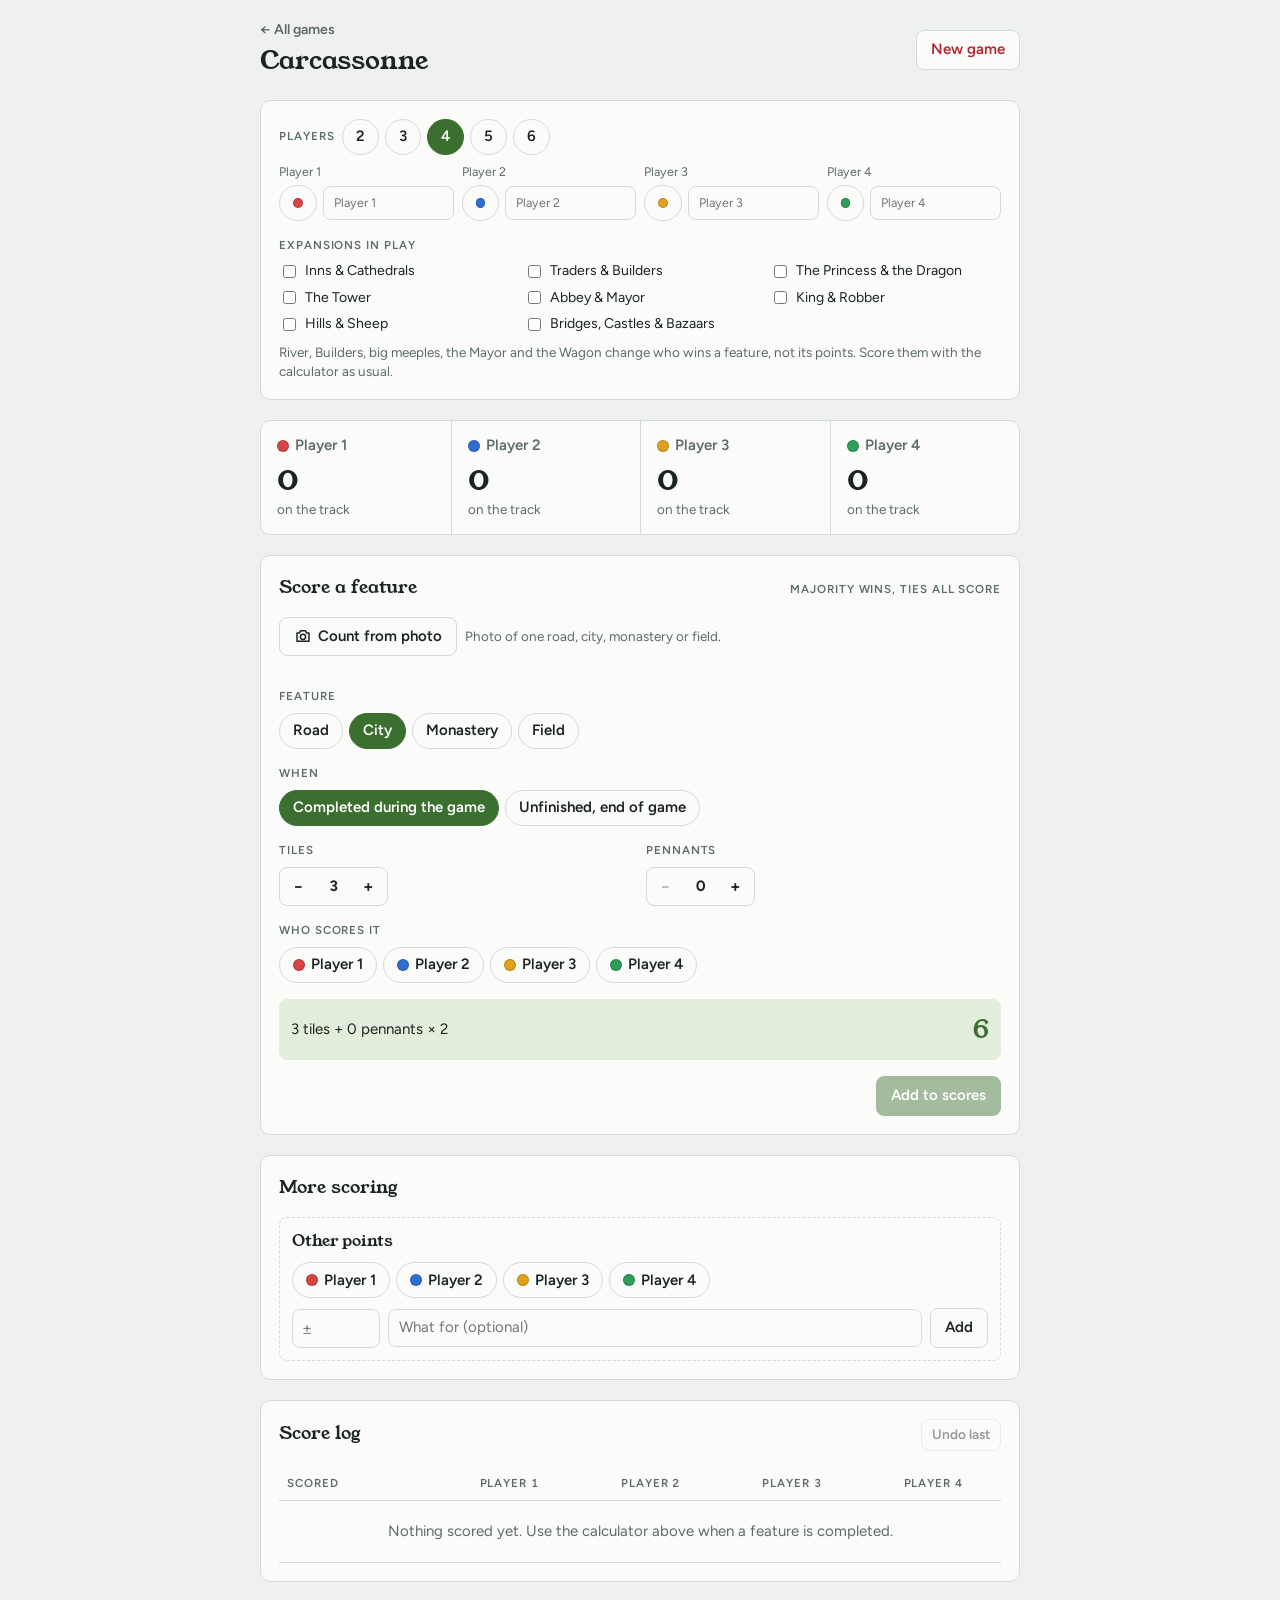
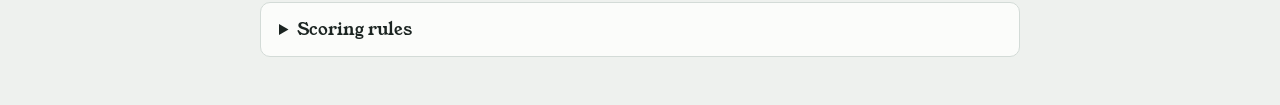
<file: game-scores/carcassonne.html>
<!doctype html>
<html lang="en">
<head>
<meta charset="utf-8">
<meta name="viewport" content="width=device-width, initial-scale=1, viewport-fit=cover">
<title>Carcassonne Scores</title>
<link rel="preconnect" href="https://fonts.googleapis.com">
<link rel="preconnect" href="https://fonts.gstatic.com" crossorigin>
<link rel="stylesheet" href="https://fonts.googleapis.com/css2?family=Young+Serif&family=Figtree:wght@400;500;600;700&display=swap">
<link rel="stylesheet" href="shared.css">
<style>
/* Layout: setup with expansion switches, the score track, a feature calculator, extra expansion scoring, then the log. */
:root { --accent: #3a6f2f; --accent-soft: #e2eedb; }
@media (prefers-color-scheme: dark) { :root:not([data-theme="light"]) { --accent: #8fcf7f; --accent-soft: #1d2f19; } }
:root[data-theme="dark"] { --accent: #8fcf7f; --accent-soft: #1d2f19; }
.exps { display: grid; grid-template-columns: repeat(auto-fill, minmax(210px, 1fr)); gap: 6px 14px; }
.exps label { font-size: .88rem; }
.track { display: grid; grid-template-columns: repeat(auto-fit, minmax(140px, 1fr)); }
.track .player { border-top: 0; border-left: 1px solid var(--line); }
.track .player:first-child { border-left: 0; }
.track .name { display: flex; gap: 6px; align-items: center; font-weight: 600; color: var(--muted); overflow-wrap: anywhere; }
.calc-grid { display: grid; grid-template-columns: repeat(auto-fit, minmax(200px, 1fr)); gap: 12px; }
.calc-grid .field > .row { min-height: 40px; }
.result { display: flex; align-items: center; justify-content: space-between; gap: 12px; flex-wrap: wrap; padding: 12px; border-radius: 8px; background: var(--accent-soft); }
.result .big { font-family: var(--font-display); font-size: 1.6rem; color: var(--accent); font-variant-numeric: tabular-nums; }
.extra { display: grid; gap: 10px; padding: 12px; border: 1px dashed var(--line); border-radius: 8px; }
.extra h3 { font-size: .98rem; }
.goods { display: grid; grid-template-columns: auto repeat(3, auto); gap: 6px 10px; align-items: center; justify-content: start; }
.log-label { font-size: .88rem; }
</style>
</head>
<body>
<div class="wrap">
  <header class="top">
    <div class="top-left">
      <a class="back" href="index.html">← All games</a>
      <h1>Carcassonne</h1>
    </div>
    <span id="newGame"></span>
  </header>

  <section class="panel" aria-label="Setup">
    <div id="players" class="field"></div>
    <div class="field">
      <span class="label">Expansions in play</span>
      <div class="exps" id="exps"></div>
      <span class="small muted">River, Builders, big meeples, the Mayor and the Wagon change who wins a feature, not its points. Score them with the calculator as usual.</span>
    </div>
  </section>

  <section class="board track" id="track" aria-label="Scores"></section>

  <section class="panel" aria-labelledby="calcTitle">
    <div class="panel-head"><h2 id="calcTitle">Score a feature</h2><span class="label">Majority wins, ties all score</span></div>
    <div class="row" id="photoRow"></div>
    <div id="photoReview"></div>
    <div class="field"><span class="label">Feature</span><div class="seg" id="typeSeg"></div></div>
    <div class="field" id="whenField"><span class="label">When</span><div class="seg" id="whenSeg"></div></div>
    <div class="calc-grid" id="calcInputs"></div>
    <div class="field"><span class="label">Who scores it</span><div class="seg" id="whoSeg"></div></div>
    <div class="field" id="fairyField" hidden><span class="label">Fairy next to a scoring meeple (+3)</span><div class="seg" id="fairySeg"></div></div>
    <div class="result"><span id="calcText"></span><span class="big" id="calcPts">0</span></div>
    <div class="row" style="justify-content: flex-end"><button class="btn primary" type="button" id="scoreBtn">Add to scores</button></div>
  </section>

  <section class="panel" aria-labelledby="moreTitle">
    <h2 id="moreTitle">More scoring</h2>
    <div id="more" class="field"></div>
  </section>

  <section class="panel" aria-labelledby="logTitle">
    <div class="panel-head"><h2 id="logTitle">Score log</h2><button class="btn sm" type="button" id="undo">Undo last</button></div>
    <div class="ledger"><table><thead><tr id="headRow"></tr></thead><tbody id="rows"></tbody></table></div>
  </section>

  <details class="rules">
    <summary>Scoring rules</summary>
    <div class="body">
      <dl>
        <dt>Road, completed or at the end</dt><dd>1 per tile</dd>
        <dt>City, completed</dt><dd>2 per tile and pennant</dd>
        <dt>City, unfinished at the end</dt><dd>1 per tile and pennant</dd>
        <dt>Monastery, completed (9 tiles)</dt><dd>9</dd>
        <dt>Monastery, unfinished at the end</dt><dd>1 per tile</dd>
        <dt>Field, at the end</dt><dd>3 per completed city</dd>
      </dl>
      <p>Points use the current (second) edition rules: a completed two-tile city is worth 4.</p>
      <p><b>Inns &amp; Cathedrals:</b> a road with an inn scores 2 per tile when completed and nothing if unfinished. A city with a cathedral scores 3 per tile and pennant when completed and nothing if unfinished.</p>
      <p><b>Traders &amp; Builders:</b> a pig in your field adds 1 per city (4 instead of 3). At the end, whoever has the most of each trade good (wine, grain, cloth) scores 10 for it; ties all score 10.</p>
      <p><b>The Princess &amp; the Dragon:</b> the fairy's owner scores 1 at the start of their turn and 3 when the meeple next to the fairy scores.</p>
      <p><b>The Tower:</b> buying back a captured meeple costs 3 points, paid to the player who holds it.</p>
      <p><b>Abbey &amp; Mayor:</b> an abbey scores like a monastery. Fields with a barn score 4 per completed city at the end. When a barn joins a field with farmers, those farmers score 3 per city at once; farmers who later join a barn field score 1 per city.</p>
      <p><b>King &amp; Robber:</b> at the end the King scores 1 per completed city in the game and the Robber Baron 1 per completed road.</p>
      <p><b>Hills &amp; Sheep:</b> a completed monastery scores 3 more for each vineyard around it. A shepherd scores the total of the sheep in the flock. Hills only break ties.</p>
      <p><b>Bridges, Castles &amp; Bazaars:</b> a castle scores the points of the first feature completed next to it. Bazaar bids are paid in points: use Other points with a minus sign.</p>
      <p>Anything else (more expansions, house rules) can be added with Other points.</p>
      <p><b>Count from photo:</b> take a photo of one feature with its meeples. Claude fills in the calculator (type, tiles, pennants, who has the most meeples) and lists anything it was unsure about. Check the numbers, then press Add to scores.</p>
    </div>
  </details>
</div>
<script src="shared.js"></script>
<script>
(function () {
  "use strict";
  const { el, load, save, range, playerName, dot, stepper } = GS;
  const KEY = "gs-carcassonne-v1";
  const $ = (id) => document.getElementById(id);

  const EXPANSIONS = {
    ic: "Inns & Cathedrals", tb: "Traders & Builders", pd: "The Princess & the Dragon", tower: "The Tower",
    am: "Abbey & Mayor", kr: "King & Robber", hs: "Hills & Sheep", bcb: "Bridges, Castles & Bazaars"
  };

  let state = load(KEY, null) || { players: GS.defaultPlayers(4), exp: {}, log: [] };
  const persist = () => save(KEY, state);
  const on = (k) => !!state.exp[k];

  function freshCalc() {
    return { type: "city", when: "done", tiles: 3, pennants: 0, inn: false, cathedral: false, around: 9, vineyards: 0, cities: 1, perCity: 3, castle: 0, who: [], fairy: null };
  }
  let calc = freshCalc();
  let other = { who: null, pts: "", note: "" };
  let tower = { payer: null, to: null };
  let goods = state.players.map(() => [0, 0, 0]);
  let kr = { king: null, cities: 0, robber: null, roads: 0 };
  let sheep = { total: 0, who: [] };

  const n = () => state.players.length;
  const name = (i) => playerName(state.players[i], i);
  const totals = () => range(n()).map((i) => state.log.reduce((s, e) => s + (e.pts[i] || 0), 0));

  function add(pts, label) { state.log.push({ pts, label }); persist(); render(); }
  function forPlayers(list, value) { return range(n()).map((i) => (list.includes(i) ? value : 0)); }

  // ---------- feature calculator ----------

  function calcPoints() {
    const c = calc;
    if (c.type === "road") {
      if (c.when === "done") return { pts: c.tiles * (c.inn ? 2 : 1), text: c.tiles + " tiles × " + (c.inn ? "2 (inn)" : "1") };
      return { pts: c.inn ? 0 : c.tiles, text: c.inn ? "Unfinished road with an inn scores 0" : c.tiles + " tiles × 1" };
    }
    if (c.type === "city") {
      const units = c.tiles + c.pennants;
      const unitText = c.tiles + " tiles + " + c.pennants + " pennants";
      if (c.when === "done") return { pts: units * (c.cathedral ? 3 : 2), text: unitText + " × " + (c.cathedral ? "3 (cathedral)" : "2") };
      return { pts: c.cathedral ? 0 : units, text: c.cathedral ? "Unfinished city with a cathedral scores 0" : unitText + " × 1" };
    }
    if (c.type === "monastery") {
      if (c.when === "done") return { pts: 9 + c.vineyards * 3, text: "Completed: 9" + (c.vineyards ? " + " + c.vineyards + " vineyards × 3" : "") };
      return { pts: c.around, text: c.around + " tiles (itself and its neighbours) × 1" };
    }
    if (c.type === "field") return { pts: c.cities * c.perCity, text: c.cities + " completed cities × " + c.perCity };
    return { pts: c.castle, text: "Points of the feature completed next to the castle" };
  }

  function calcLabel() {
    const c = calc;
    const when = c.when === "done" ? "completed" : "at the end";
    if (c.type === "road") return "Road, " + c.tiles + " tiles" + (c.inn ? ", inn" : "") + ", " + when;
    if (c.type === "city") return "City, " + c.tiles + " tiles, " + c.pennants + " pennants" + (c.cathedral ? ", cathedral" : "") + ", " + when;
    if (c.type === "monastery") return c.when === "done" ? "Monastery completed" + (c.vineyards ? ", " + c.vineyards + " vineyards" : "") : "Monastery, " + c.around + " tiles, at the end";
    if (c.type === "field") return "Field, " + c.cities + " cities × " + c.perCity;
    return "Castle";
  }

  function renderCalc() {
    const types = [["road", "Road"], ["city", "City"], ["monastery", on("am") ? "Monastery / Abbey" : "Monastery"], ["field", "Field"]];
    if (on("bcb")) types.push(["castle", "Castle"]);
    if (!types.some((t) => t[0] === calc.type)) calc.type = "city";
    $("typeSeg").replaceChildren(...types.map(([k, label]) => el("button", {
      type: "button", class: "chip", "aria-pressed": String(calc.type === k),
      onclick: () => { calc.type = k; if (k === "field") calc.when = "end"; renderCalc(); }
    }, [label])));

    const timed = calc.type === "road" || calc.type === "city" || calc.type === "monastery";
    $("whenField").hidden = !timed;
    $("whenSeg").replaceChildren(...[["done", "Completed during the game"], ["end", "Unfinished, end of game"]].map(([k, label]) => el("button", {
      type: "button", class: "chip", "aria-pressed": String(calc.when === k), onclick: () => { calc.when = k; renderCalc(); }
    }, [label])));

    const set = (k) => (v) => { calc[k] = v; renderCalc(); };
    const fields = [];
    const num = (label, k, min, max) => el("div", { class: "field" }, [el("span", { class: "label", text: label }), el("div", { class: "row" }, [stepper(calc[k], set(k), { min, max, label })])]);
    const toggle = (label, k) => el("label", { class: "toggle", for: "c-" + k }, [el("input", { type: "checkbox", id: "c-" + k, checked: calc[k], onchange: (e) => { calc[k] = e.target.checked; renderCalc(); } }), label]);
    if (calc.type === "road") {
      fields.push(num("Tiles", "tiles", 1, 60));
      if (on("ic")) fields.push(el("div", { class: "field" }, [el("span", { class: "label", text: "Inns & Cathedrals" }), el("div", { class: "row" }, [toggle("Inn on this road", "inn")])]));
    }
    if (calc.type === "city") {
      fields.push(num("Tiles", "tiles", 1, 60), num("Pennants", "pennants", 0, 20));
      if (on("ic")) fields.push(el("div", { class: "field" }, [el("span", { class: "label", text: "Inns & Cathedrals" }), el("div", { class: "row" }, [toggle("Cathedral in this city", "cathedral")])]));
    }
    if (calc.type === "monastery") {
      if (calc.when === "end") fields.push(num("Tiles (itself + neighbours)", "around", 1, 8));
      else if (on("hs")) fields.push(num("Vineyards around it", "vineyards", 0, 8));
    }
    if (calc.type === "field") {
      fields.push(num("Completed cities", "cities", 0, 40));
      const opts = [[3, "Farmers · 3"]];
      if (on("tb")) opts.push([4, "With your pig · 4"]);
      if (on("am")) opts.push([4.1, "Barn · 4"], [1, "Farmers joining a barn · 1"]);
      fields.push(el("div", { class: "field" }, [el("span", { class: "label", text: "Points per city" }), el("div", { class: "seg" }, opts.map(([v, label]) => el("button", {
        type: "button", class: "chip", "aria-pressed": String(calc.perCityKey === v || (!calc.perCityKey && v === 3)),
        onclick: () => { calc.perCityKey = v; calc.perCity = Math.floor(v); renderCalc(); }
      }, [label])))]));
    }
    if (calc.type === "castle") {
      const input = el("input", { class: "numin", id: "castlePts", type: "number", min: "0", value: calc.castle || "", "aria-label": "Castle points" });
      input.addEventListener("input", () => { calc.castle = Math.max(0, Number(input.value) || 0); updateResult(); });
      fields.push(el("div", { class: "field" }, [el("span", { class: "label", text: "Points of the nearby feature" }), input]));
    }
    $("calcInputs").replaceChildren(...fields);

    calc.who = calc.who.filter((i) => i < n());
    $("whoSeg").replaceChildren(...range(n()).map((i) => el("button", {
      type: "button", class: "chip", "aria-pressed": String(calc.who.includes(i)),
      onclick: () => { calc.who = calc.who.includes(i) ? calc.who.filter((x) => x !== i) : calc.who.concat(i); renderCalc(); }
    }, [dot(state.players[i].color), name(i)])));

    $("fairyField").hidden = !on("pd");
    $("fairySeg").replaceChildren(
      el("button", { type: "button", class: "chip", "aria-pressed": String(calc.fairy === null), onclick: () => { calc.fairy = null; renderCalc(); } }, ["No fairy"]),
      ...range(n()).map((i) => el("button", {
        type: "button", class: "chip", "aria-pressed": String(calc.fairy === i), onclick: () => { calc.fairy = i; renderCalc(); }
      }, [dot(state.players[i].color), name(i)]))
    );
    updateResult();
  }

  function updateResult() {
    const r = calcPoints();
    $("calcPts").textContent = r.pts + (calc.who.length > 1 ? " each" : "");
    $("calcText").textContent = r.text + (calc.fairy !== null && on("pd") ? " · fairy +3 to " + name(calc.fairy) : "");
    $("scoreBtn").disabled = !calc.who.length && calc.fairy === null;
  }

  $("scoreBtn").addEventListener("click", () => {
    const r = calcPoints();
    const pts = forPlayers(calc.who, r.pts);
    let label = calcLabel();
    if (calc.fairy !== null && on("pd")) { pts[calc.fairy] += 3; label += ", fairy"; }
    const keep = { type: calc.type, when: calc.when };
    calc = Object.assign(freshCalc(), keep);
    photoState = null;
    add(pts, label);
  });

  // ---------- photo of a feature ----------
  // The photo fills in the calculator; nothing is scored until the player presses "Add to scores".
  let photoState = null; // { status: "reading" | "done" | "error", text, unsure: [], notes }
  function colourName(i) { return GS.COLORS[state.players[i].color].name.toLowerCase(); }
  function featurePrompt() {
    const who = range(n()).map((i) => name(i) + " = " + colourName(i)).join(", ");
    return "This is a photo of part of a Carcassonne board. The players want to score ONE feature: the road, city, monastery or field that is most central or most obvious in the photo. "
      + "Players and their meeple colours: " + who + ". "
      + "Count the tiles that make up that feature (a tile counts once even if the feature crosses it twice), the pennants (coat-of-arms shields) in a city, "
      + "and the meeples standing ON that feature by colour (a big meeple counts as 2). "
      + "Say whether the feature is completed (closed on all sides; for a monastery, surrounded by 8 tiles). "
      + "For an unfinished monastery count the tiles in its 3×3 square including itself. For a field, count the completed cities touching it. "
      + "Note an inn on a road (a small house by a lake) or a cathedral in a city if you see one. "
      + "Reply with only JSON in this shape: "
      + '{"type":"road|city|monastery|field","completed":true,"tiles":4,"pennants":1,"inn":false,"cathedral":false,"monasteryTiles":9,"completedCities":0,"meeples":{"red":1},"unsure":["what is unclear"],"notes":""}. '
      + 'Put anything you are not certain about (a tile at the photo edge, a hidden pennant, an unclear meeple colour) in "unsure".';
  }
  async function readFeature(file) {
    photoState = { status: "reading" };
    renderPhoto();
    try {
      const r = await GS.readPhoto(file, featurePrompt());
      const type = ["road", "city", "monastery", "field"].includes(r && r.type) ? r.type : "city";
      const int = (v, d) => { const x = Math.round(Number(v)); return Number.isFinite(x) && x >= 0 ? x : d; };
      calc = Object.assign(freshCalc(), { type, when: type === "field" ? "end" : (r.completed === false ? "end" : "done") });
      calc.tiles = Math.max(1, int(r.tiles, 1));
      calc.pennants = int(r.pennants, 0);
      calc.inn = on("ic") && !!r.inn;
      calc.cathedral = on("ic") && !!r.cathedral;
      calc.around = Math.max(1, Math.min(8, int(r.monasteryTiles, 1)));
      calc.cities = int(r.completedCities, 0);
      // Whoever has the most meeples on it scores; ties all score.
      const counts = range(n()).map((i) => int(r.meeples && r.meeples[colourName(i)], 0));
      const best = Math.max(...counts);
      calc.who = best > 0 ? range(n()).filter((i) => counts[i] === best) : [];
      const seen = range(n()).filter((i) => counts[i]).map((i) => name(i) + " " + counts[i]).join(", ") || "no meeples matched a player colour";
      photoState = {
        status: "done",
        text: "Read: " + type + (calc.when === "done" ? ", completed" : ", unfinished") + ". Meeples: " + seen + ".",
        unsure: Array.isArray(r.unsure) ? r.unsure.filter((x) => typeof x === "string" && x.trim()) : [],
        notes: typeof r.notes === "string" ? r.notes : ""
      };
    } catch (e) {
      photoState = { status: "error", text: GS.photoError(e) };
    }
    renderPhoto();
    renderCalc();
  }
  function renderPhoto() {
    if (!$("photoRow").firstChild) $("photoRow").append(GS.photoButton("Count from photo", readFeature), el("span", { class: "small muted", text: "Photo of one road, city, monastery or field." }));
    const p = photoState;
    if (!p) { $("photoReview").replaceChildren(); return; }
    if (p.status === "reading") { $("photoReview").replaceChildren(el("div", { class: "reading", text: "Reading the photo… this can take up to a minute." })); return; }
    $("photoReview").replaceChildren(el("div", { class: "review" }, [
      el("div", { class: "review-head" }, [el("span", { text: p.status === "error" ? "Could not read the photo" : "Filled in from the photo" }),
        p.status === "done" ? el("span", { class: "tag gold", text: "Check below before adding" }) : null]),
      el("span", { text: p.text }),
      ...(p.unsure || []).map((u) => el("span", { class: "warn", text: "Unsure: " + u })),
      p.notes ? el("span", { class: "warn", text: p.notes }) : null,
      el("div", { class: "actions" }, [el("button", { type: "button", class: "btn sm", text: "Close", onclick: () => { photoState = null; renderPhoto(); } })])
    ]));
  }

  // ---------- more scoring ----------

  function playerChips(selected, onPick, multi) {
    return el("div", { class: "seg" }, range(n()).map((i) => el("button", {
      type: "button", class: "chip",
      "aria-pressed": String(multi ? selected.includes(i) : selected === i),
      onclick: () => onPick(i)
    }, [dot(state.players[i].color), name(i)])));
  }

  function renderMore() {
    const blocks = [];

    // Other points
    const ptsInput = el("input", { class: "numin", id: "otherPts", type: "number", placeholder: "±", value: other.pts, "aria-label": "Points" });
    ptsInput.addEventListener("input", () => { other.pts = ptsInput.value; });
    const noteInput = el("input", { class: "text", id: "otherNote", maxlength: "40", placeholder: "What for (optional)", value: other.note, "aria-label": "Note" });
    noteInput.addEventListener("input", () => { other.note = noteInput.value; });
    blocks.push(el("div", { class: "extra" }, [
      el("h3", { text: "Other points" }),
      playerChips(other.who, (i) => { other.who = i; renderMore(); }),
      el("div", { class: "row" }, [ptsInput, el("div", { style: { flex: "1", minWidth: "10em" } }, [noteInput]),
        el("button", { type: "button", class: "btn", text: "Add", onclick: () => {
          const v = Number(other.pts);
          if (other.who === null || !Number.isFinite(v) || !v) return;
          const label = other.note.trim() || "Other points";
          const who = other.who;
          other = { who: null, pts: "", note: "" };
          add(forPlayers([who], v), label);
        } })])
    ]));

    if (on("pd")) blocks.push(el("div", { class: "extra" }, [
      el("h3", { text: "Fairy at the start of a turn (+1)" }),
      el("div", { class: "seg" }, range(n()).map((i) => el("button", { type: "button", class: "chip", onclick: () => add(forPlayers([i], 1), "Fairy, start of turn") }, [dot(state.players[i].color), name(i), " +1"])))
    ]));

    if (on("tower")) blocks.push(el("div", { class: "extra" }, [
      el("h3", { text: "Tower ransom (3 points)" }),
      el("span", { class: "small muted", text: "Who pays" }), playerChips(tower.payer, (i) => { tower.payer = i; renderMore(); }),
      el("span", { class: "small muted", text: "Paid to" }), playerChips(tower.to, (i) => { tower.to = i; renderMore(); }),
      el("div", {}, [el("button", { type: "button", class: "btn", text: "Pay ransom", disabled: tower.payer === null || tower.to === null || tower.payer === tower.to,
        onclick: () => { const pts = range(n()).map(() => 0); pts[tower.payer] = -3; pts[tower.to] = 3; tower = { payer: null, to: null }; add(pts, "Tower ransom"); } })])
    ]));

    if (on("tb")) {
      while (goods.length < n()) goods.push([0, 0, 0]);
      const rows = [el("span"), ...["Wine", "Grain", "Cloth"].map((g) => el("span", { class: "label", text: g }))];
      range(n()).forEach((i) => {
        rows.push(el("span", { class: "row" }, [dot(state.players[i].color), name(i)]));
        [0, 1, 2].forEach((g) => rows.push(stepper(goods[i][g], (v) => { goods[i][g] = v; renderMore(); }, { label: name(i) + " goods" })));
      });
      blocks.push(el("div", { class: "extra" }, [
        el("h3", { text: "Trade goods (end of game)" }),
        el("div", { class: "ledger" }, [el("div", { class: "goods" }, rows)]),
        el("div", {}, [el("button", { type: "button", class: "btn", text: "Score trade goods", onclick: () => {
          const pts = range(n()).map(() => 0);
          [0, 1, 2].forEach((g) => {
            const best = Math.max(...range(n()).map((i) => goods[i][g]));
            if (best > 0) range(n()).forEach((i) => { if (goods[i][g] === best) pts[i] += 10; });
          });
          add(pts, "Trade goods majorities");
        } })])
      ]));
    }

    if (on("kr")) blocks.push(el("div", { class: "extra" }, [
      el("h3", { text: "King & Robber Baron (end of game)" }),
      el("span", { class: "small muted", text: "King: largest completed city" }), playerChips(kr.king, (i) => { kr.king = kr.king === i ? null : i; renderMore(); }),
      el("div", { class: "row" }, [el("span", { text: "Completed cities in the game" }), stepper(kr.cities, (v) => { kr.cities = v; renderMore(); }, { label: "completed cities" })]),
      el("span", { class: "small muted", text: "Robber Baron: longest completed road" }), playerChips(kr.robber, (i) => { kr.robber = kr.robber === i ? null : i; renderMore(); }),
      el("div", { class: "row" }, [el("span", { text: "Completed roads in the game" }), stepper(kr.roads, (v) => { kr.roads = v; renderMore(); }, { label: "completed roads" })]),
      el("div", {}, [el("button", { type: "button", class: "btn", text: "Score King & Robber", disabled: kr.king === null && kr.robber === null, onclick: () => {
        const pts = range(n()).map(() => 0);
        if (kr.king !== null) pts[kr.king] += kr.cities;
        if (kr.robber !== null) pts[kr.robber] += kr.roads;
        add(pts, "King " + kr.cities + " cities, Robber " + kr.roads + " roads");
      } })])
    ]));

    if (on("hs")) blocks.push(el("div", { class: "extra" }, [
      el("h3", { text: "Shepherd brings in the flock" }),
      el("div", { class: "row" }, [el("span", { text: "Sheep in the flock" }), stepper(sheep.total, (v) => { sheep.total = v; renderMore(); }, { label: "sheep", max: 40 })]),
      playerChips(sheep.who, (i) => { sheep.who = sheep.who.includes(i) ? sheep.who.filter((x) => x !== i) : sheep.who.concat(i); renderMore(); }, true),
      el("div", {}, [el("button", { type: "button", class: "btn", text: "Score the flock", disabled: !sheep.who.length || !sheep.total,
        onclick: () => { const pts = forPlayers(sheep.who, sheep.total); const t = sheep.total; sheep = { total: 0, who: [] }; add(pts, "Flock of " + t + " sheep"); } })])
    ]));

    $("more").replaceChildren(...blocks);
  }

  // ---------- board and log ----------

  const setup = GS.playerSetup($("players"), {
    id: "cc", min: 2, max: 6,
    onCount: (c) => {
      while (state.players.length < c) state.players.push({ name: "", color: state.players.length % GS.COLORS.length });
      state.players.length = c;
      persist(); render();
    },
    onName: () => { persist(); render(); }
  });

  function renderTrack() {
    const t = totals();
    const best = Math.max(...t);
    $("track").replaceChildren(...range(n()).map((i) => el("div", { class: "player" + (t[i] === best && best > 0 ? " lead" : "") }, [
      el("span", { class: "name" }, [dot(state.players[i].color), name(i)]),
      el("span", { class: "total num", text: String(t[i]) }),
      el("span", { class: "small muted", text: t[i] >= 50 ? "space " + (t[i] % 50) + ", lap " + (Math.floor(t[i] / 50) + 1) : "on the track" })
    ])));
  }

  function renderLog() {
    $("headRow").replaceChildren(el("th", { text: "Scored" }), ...range(n()).map((i) => el("th", { class: "n", text: name(i) })), el("th", { class: "del" }, [el("span", { class: "sr", text: "Delete" })]));
    if (!state.log.length) {
      $("rows").replaceChildren(el("tr", {}, [el("td", { class: "empty", colspan: String(n() + 2), text: "Nothing scored yet. Use the calculator above when a feature is completed." })]));
    } else {
      $("rows").replaceChildren(...state.log.map((e, k) => el("tr", {}, [
        el("td", { class: "log-label", text: e.label }),
        ...range(n()).map((i) => el("td", { class: "n", text: e.pts[i] ? (e.pts[i] > 0 ? "+" : "") + e.pts[i] : "" })),
        el("td", { class: "del" }, [el("button", { type: "button", text: "×", "aria-label": "Delete " + e.label, onclick: () => { state.log.splice(k, 1); persist(); render(); } })])
      ])).reverse());
    }
    $("undo").disabled = !state.log.length;
  }

  function render() {
    setup(state.players, state.log.length > 0);
    $("exps").replaceChildren(...Object.keys(EXPANSIONS).map((k) => el("label", { class: "toggle", for: "exp-" + k }, [
      el("input", { type: "checkbox", id: "exp-" + k, checked: on(k), onchange: (e) => { state.exp[k] = e.target.checked; persist(); render(); } }),
      EXPANSIONS[k]
    ])));
    $("newGame").replaceChildren(GS.confirmButton("New game", "Clear all scores?", () => {
      state.log = []; goods = state.players.map(() => [0, 0, 0]); persist(); render();
    }));
    renderTrack();
    renderPhoto();
    renderCalc();
    renderMore();
    renderLog();
  }

  $("undo").addEventListener("click", () => { state.log.pop(); persist(); render(); });
  render();
})();
</script>
</body>
</html>
</file>
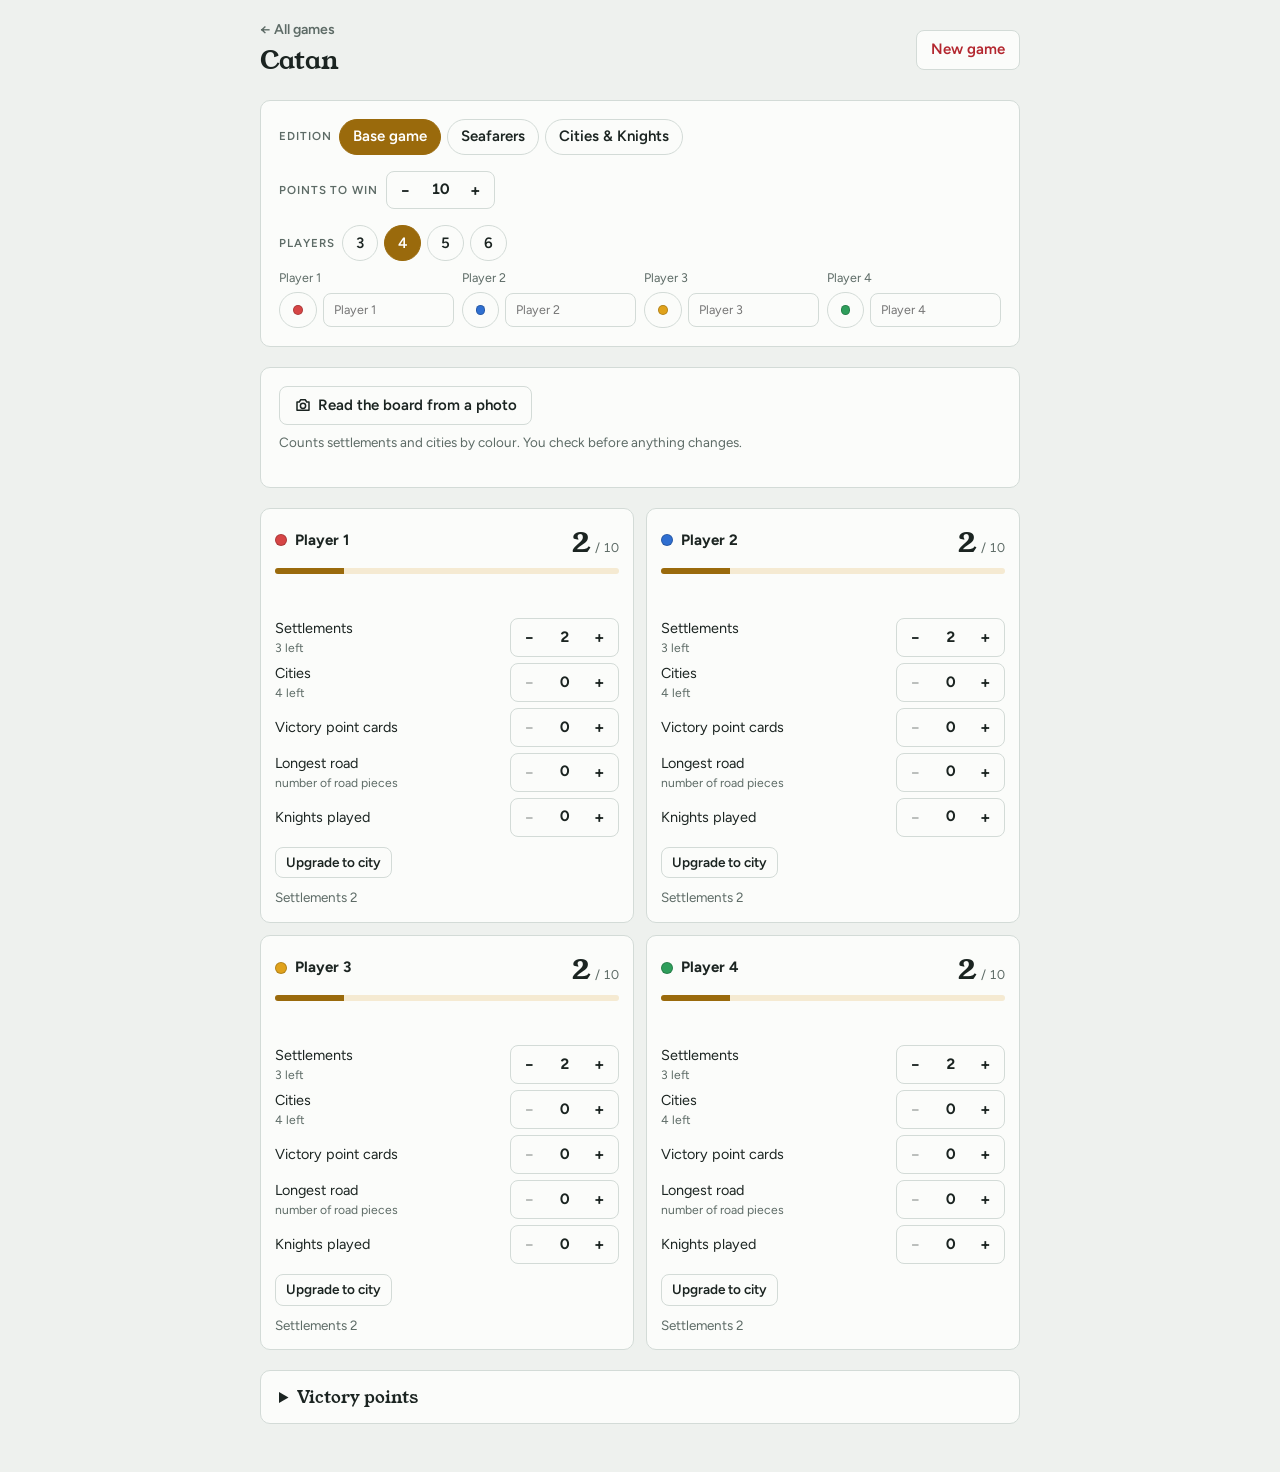
<file: game-scores/catan.html>
<!doctype html>
<html lang="en">
<head>
<meta charset="utf-8">
<meta name="viewport" content="width=device-width, initial-scale=1, viewport-fit=cover">
<title>Catan Scores</title>
<link rel="preconnect" href="https://fonts.googleapis.com">
<link rel="preconnect" href="https://fonts.gstatic.com" crossorigin>
<link rel="stylesheet" href="https://fonts.googleapis.com/css2?family=Young+Serif&family=Figtree:wght@400;500;600;700&display=swap">
<link rel="stylesheet" href="shared.css">
<style>
/* Layout: setup, then one live card per player with counters; special cards move between players automatically. */
:root { --accent: #9a6a0c; --accent-soft: #f5ead2; }
@media (prefers-color-scheme: dark) { :root:not([data-theme="light"]) { --accent: #e7b950; --accent-soft: #33290f; } }
:root[data-theme="dark"] { --accent: #e7b950; --accent-soft: #33290f; }
.cards { display: grid; grid-template-columns: repeat(auto-fill, minmax(300px, 1fr)); gap: 12px; }
.pcard { background: var(--paper); border: 1px solid var(--line); border-radius: var(--radius); padding: 14px; display: grid; gap: 10px; min-width: 0; }
.pcard.win { border-color: var(--accent); box-shadow: 0 0 0 2px var(--accent-soft); }
.pcard .head { display: flex; align-items: center; gap: 8px; justify-content: space-between; }
.pcard .who { display: flex; align-items: center; gap: 8px; font-weight: 700; min-width: 0; overflow-wrap: anywhere; }
.pcard .vp { font-family: var(--font-display); font-size: 2.2rem; line-height: 1; font-variant-numeric: tabular-nums; }
.pcard .vp small { font-family: var(--font-body); font-size: .8rem; color: var(--muted); }
.counters { display: grid; grid-template-columns: 1fr auto; gap: 6px 10px; align-items: center; }
.counters .what { font-size: .9rem; }
.counters .what small { display: block; color: var(--muted); font-size: .76rem; }
.badges { display: flex; gap: 6px; flex-wrap: wrap; min-height: 24px; }
</style>
</head>
<body>
<div class="wrap">
  <header class="top">
    <div class="top-left">
      <a class="back" href="index.html">← All games</a>
      <h1>Catan</h1>
    </div>
    <span id="newGame"></span>
  </header>

  <section class="panel" aria-label="Setup">
    <div class="row"><span class="label">Edition</span><div class="seg" id="edSeg"></div></div>
    <div class="row"><span class="label">Points to win</span><span id="targetBox"></span></div>
    <div id="players" class="field"></div>
  </section>

  <section class="panel" id="photoPanel" aria-label="Read the board from a photo">
    <div class="row"><span id="photoBtn"></span><span class="small muted">Counts settlements and cities by colour. You check before anything changes.</span></div>
    <div id="photoReview"></div>
  </section>

  <div id="banner" class="banner" hidden></div>
  <section class="cards" id="cards" aria-label="Players"></section>

  <details class="rules">
    <summary>Victory points</summary>
    <div class="body">
      <dl>
        <dt>Settlement</dt><dd>1</dd>
        <dt>City</dt><dd>2</dd>
        <dt>Longest Road (at least 5 roads)</dt><dd>2</dd>
        <dt>Largest Army (at least 3 knights)</dt><dd>2</dd>
        <dt>Victory point card</dt><dd>1</dd>
      </dl>
      <p>Each player has 5 settlements and 4 cities. You start with 2 settlements. Building a city replaces one of your settlements, so use “Upgrade to city”.</p>
      <p><b>Longest Road and Largest Army</b> move by themselves. A player takes the card when they have strictly more than the current holder. If the holder's road is broken and two other players tie for the longest, nobody holds it.</p>
      <p><b>Seafarers:</b> add the island bonus tokens (usually 1 or 2 points each). The points to win depend on the scenario, so set them above.</p>
      <p><b>Read the board from a photo:</b> Claude counts each colour's settlements and cities. Match colours to players, check the numbers, then press Update players. Roads, knights and cards still need to be entered by hand.</p>
      <p><b>Cities &amp; Knights:</b> you play to 13. There is no Largest Army. Each metropolis is worth 2 more points on top of its city. “Defender of Catan” cards are 1 point each, and the Merchant is worth 1 point while you control it. Printer and Constitution count as victory point cards.</p>
    </div>
  </details>
</div>
<script src="shared.js"></script>
<script>
(function () {
  "use strict";
  const { el, load, save, range, playerName, dot, stepper } = GS;
  const KEY = "gs-catan-v1";
  const $ = (id) => document.getElementById(id);
  const EDITIONS = {
    base: { label: "Base game", target: 10 },
    seafarers: { label: "Seafarers", target: 12 },
    ck: { label: "Cities & Knights", target: 13 }
  };

  function freshPlayer(i) {
    return { name: "", color: i % GS.COLORS.length, settlements: 2, cities: 0, vp: 0, knights: 0, road: 0, metros: 0, defender: 0, chits: 0 };
  }
  function freshState(players) {
    return { edition: "base", target: 10, players: players || range(4).map(freshPlayer), longest: null, army: null, merchant: null, started: false };
  }
  let state = load(KEY, null) || freshState();
  const persist = () => { save(KEY, state); };

  // Longest Road / Largest Army: the holder keeps the card on a tie; otherwise a unique leader at or above the minimum takes it.
  function holder(current, values, min) {
    const max = Math.max(...values);
    if (current != null && values[current] >= min && values[current] === max) return current;
    const leaders = range(values.length).filter((i) => values[i] === max && max >= min);
    return leaders.length === 1 ? leaders[0] : null;
  }
  function updateHolders() {
    state.longest = holder(state.longest, state.players.map((p) => p.road), 5);
    state.army = state.edition === "ck" ? null : holder(state.army, state.players.map((p) => p.knights), 3);
  }

  function points(p, i) {
    const ck = state.edition === "ck";
    const parts = [
      ["Settlements", p.settlements],
      ["Cities", p.cities * 2],
      ["VP cards", p.vp],
      ["Longest Road", state.longest === i ? 2 : 0]
    ];
    if (!ck) parts.push(["Largest Army", state.army === i ? 2 : 0]);
    if (ck) parts.push(["Metropolises", p.metros * 2], ["Defender", p.defender], ["Merchant", state.merchant === i ? 1 : 0]);
    if (state.edition === "seafarers") parts.push(["Island tokens", p.chits]);
    return { total: parts.reduce((s, x) => s + x[1], 0), parts };
  }

  const setup = GS.playerSetup($("players"), {
    id: "ct", min: 3, max: 6,
    onCount: (c) => {
      while (state.players.length < c) state.players.push(freshPlayer(state.players.length));
      state.players.length = c;
      [ "longest", "army", "merchant" ].forEach((k) => { if (state[k] != null && state[k] >= c) state[k] = null; });
      persist(); render();
    },
    onName: () => { persist(); render(); }
  });

  function change(fn) { fn(); state.started = true; updateHolders(); persist(); render(); }

  // ---------- photo of the board ----------
  // review: { status, rows: [{colour, settlements, cities, player, sure}], notes, error }
  let review = null;
  const PROMPT = "This is a photo of a Catan board during or at the end of a game. "
    + "Count, for each player colour you see, the settlements (small houses) and cities (bigger buildings with a tower) on the board. "
    + "Do not count roads. Ignore pieces that are clearly off the board. "
    + "Reply with only JSON in this shape: "
    + '{"players":[{"colour":"red","settlements":3,"cities":1,"sure":true}],"notes":""}. '
    + 'Use simple colour words (red, blue, white, orange, green, brown). Set "sure" to false for a colour where a piece may be hidden or the colour is hard to tell.';
  async function readBoard(file) {
    review = { status: "reading" };
    renderPhoto();
    try {
      const r = await GS.readPhoto(file, PROMPT);
      const list = Array.isArray(r && r.players) ? r.players : [];
      const int = (v, max) => Math.max(0, Math.min(max, Math.round(Number(v)) || 0));
      review = { status: "done", notes: typeof r.notes === "string" ? r.notes : "", rows: list.map((x) => {
        const colour = String(x.colour || x.color || "?").toLowerCase();
        const match = state.players.findIndex((p) => GS.COLORS[p.color].name.toLowerCase() === colour);
        return { colour, settlements: int(x.settlements, 5), cities: int(x.cities, 4), sure: x.sure !== false, player: match >= 0 ? match : null };
      }) };
    } catch (e) {
      review = { status: "error", error: GS.photoError(e) };
    }
    renderPhoto();
  }
  function renderPhoto() {
    if (!$("photoBtn").firstChild) $("photoBtn").append(GS.photoButton("Read the board from a photo", readBoard));
    const box = $("photoReview");
    if (!review) { box.replaceChildren(); return; }
    if (review.status === "reading") { box.replaceChildren(el("div", { class: "reading", text: "Reading the board… this can take up to a minute." })); return; }
    if (review.status === "error") { box.replaceChildren(el("div", { class: "review" }, [el("span", { class: "warn", text: review.error }),
      el("div", { class: "actions" }, [el("button", { type: "button", class: "btn sm", text: "Close", onclick: () => { review = null; renderPhoto(); } })])])); return; }
    const rows = review.rows.map((row) => {
      const sel = el("select", { "aria-label": "Player for " + row.colour }, [el("option", { value: "", text: "Not a player" }),
        ...state.players.map((p, i) => el("option", { value: String(i), text: playerName(p, i), selected: row.player === i }))]);
      sel.addEventListener("change", () => { row.player = sel.value === "" ? null : Number(sel.value); });
      return el("div", { class: "item" + (row.sure ? "" : " unsure"), style: { display: "flex", flexWrap: "wrap", gap: "8px", width: "100%", alignItems: "center" } }, [
        el("b", { style: { minWidth: "5em" }, text: row.colour }),
        "Settlements", stepper(row.settlements, (v) => { row.settlements = v; row.sure = true; renderPhoto(); }, { max: 5, label: "settlements" }),
        "Cities", stepper(row.cities, (v) => { row.cities = v; row.sure = true; renderPhoto(); }, { max: 4, label: "cities" }),
        sel
      ]);
    });
    const unsure = review.rows.filter((r) => !r.sure).length;
    box.replaceChildren(el("div", { class: "review" }, [
      el("div", { class: "review-head" }, [el("span", { text: "Read from the photo" }), unsure ? el("span", { class: "tag gold", text: unsure + " to check" }) : null]),
      ...rows,
      unsure ? el("span", { class: "warn", text: "Highlighted colours were hard to count. Adjust the numbers, or confirm them." }) : null,
      review.notes ? el("span", { class: "warn", text: review.notes }) : null,
      el("div", { class: "actions" }, [
        el("button", { type: "button", class: "btn sm", text: "Discard", onclick: () => { review = null; renderPhoto(); } }),
        unsure ? el("button", { type: "button", class: "btn sm", text: "Counts are correct", onclick: () => { review.rows.forEach((r) => { r.sure = true; }); renderPhoto(); } }) : null,
        el("button", { type: "button", class: "btn primary sm", text: "Update players", disabled: unsure > 0 || !review.rows.some((r) => r.player !== null),
          onclick: () => { const rows = review.rows; review = null; change(() => { rows.forEach((r) => { if (r.player !== null) { state.players[r.player].settlements = r.settlements; state.players[r.player].cities = r.cities; } }); }); renderPhoto(); } })
      ])
    ]));
  }

  function counter(label, hint, value, set, opts) {
    return [el("span", { class: "what" }, [label, hint ? el("small", { text: hint }) : null]), stepper(value, (v) => change(() => set(v)), Object.assign({ label }, opts))];
  }

  function render() {
    $("edSeg").replaceChildren(...Object.keys(EDITIONS).map((k) => el("button", {
      type: "button", class: "chip", "aria-pressed": String(state.edition === k),
      onclick: () => { state.edition = k; state.target = EDITIONS[k].target; updateHolders(); persist(); render(); }
    }, [EDITIONS[k].label])));
    $("targetBox").replaceChildren(stepper(state.target, (v) => { state.target = v; persist(); render(); }, { min: 5, max: 25, label: "points to win" }));
    setup(state.players, state.started);
    $("newGame").replaceChildren(GS.confirmButton("New game", "Reset every player?", () => {
      const keep = { edition: state.edition, target: state.target };
      state = Object.assign(freshState(state.players.map((p, i) => Object.assign(freshPlayer(i), { name: p.name, color: p.color }))), keep);
      persist(); render();
    }));

    const scores = state.players.map(points);
    const winner = scores.findIndex((s) => s.total >= state.target);
    const banner = $("banner");
    banner.hidden = winner < 0;
    if (winner >= 0) banner.replaceChildren(el("strong", { text: playerName(state.players[winner], winner) + " reached " + scores[winner].total + " points" }),
      el("span", { class: "small muted", text: "In Catan you win on your own turn, so check it was their turn." }));

    const ck = state.edition === "ck";
    $("cards").replaceChildren(...state.players.map((p, i) => {
      const s = scores[i];
      const badges = [];
      if (state.longest === i) badges.push(el("span", { class: "tag", text: "Longest Road +2" }));
      if (state.army === i) badges.push(el("span", { class: "tag", text: "Largest Army +2" }));
      if (ck && state.merchant === i) badges.push(el("span", { class: "tag gold", text: "Merchant +1" }));
      const rows = [
        counter("Settlements", (5 - p.settlements) + " left", p.settlements, (v) => { p.settlements = v; }, { max: 5 }),
        counter("Cities", (4 - p.cities) + " left", p.cities, (v) => { p.cities = v; }, { max: 4 }),
        counter("Victory point cards", ck ? "Printer, Constitution" : null, p.vp, (v) => { p.vp = v; }, { max: 10 }),
        counter("Longest road", "number of road pieces", p.road, (v) => { p.road = v; }, { max: 15 })
      ];
      if (!ck) rows.push(counter("Knights played", null, p.knights, (v) => { p.knights = v; }, { max: 14 }));
      if (ck) rows.push(
        counter("Metropolises", "+2 each", p.metros, (v) => { p.metros = v; }, { max: Math.min(3, p.cities) }),
        counter("Defender of Catan", "+1 each", p.defender, (v) => { p.defender = v; }, { max: 10 })
      );
      if (state.edition === "seafarers") rows.push(counter("Island tokens", "points from bonus tokens", p.chits, (v) => { p.chits = v; }, { max: 20 }));
      return el("article", { class: "pcard" + (s.total >= state.target ? " win" : "") }, [
        el("div", { class: "head" }, [
          el("span", { class: "who" }, [dot(p.color), playerName(p, i)]),
          el("span", { class: "vp" }, [String(s.total), el("small", { text: " / " + state.target })])
        ]),
        el("div", { class: "bar" }, [el("span", { style: { width: Math.min(100, s.total / state.target * 100) + "%" } })]),
        el("div", { class: "badges" }, badges),
        el("div", { class: "counters" }, rows.flat()),
        el("div", { class: "row" }, [
          el("button", { type: "button", class: "btn sm", text: "Upgrade to city", disabled: p.settlements < 1 || p.cities >= 4,
            onclick: () => change(() => { p.settlements--; p.cities++; }) }),
          ck ? el("button", { type: "button", class: "btn sm", "aria-pressed": String(state.merchant === i),
            text: state.merchant === i ? "Has the Merchant" : "Take the Merchant",
            onclick: () => change(() => { state.merchant = state.merchant === i ? null : i; }) }) : null
        ]),
        el("p", { class: "small muted", style: { margin: 0 }, text: s.parts.filter((x) => x[1]).map((x) => x[0] + " " + x[1]).join(" · ") || "No points yet" })
      ]);
    }));
  }

  updateHolders();
  render();
  renderPhoto();
})();
</script>
</body>
</html>
</file>
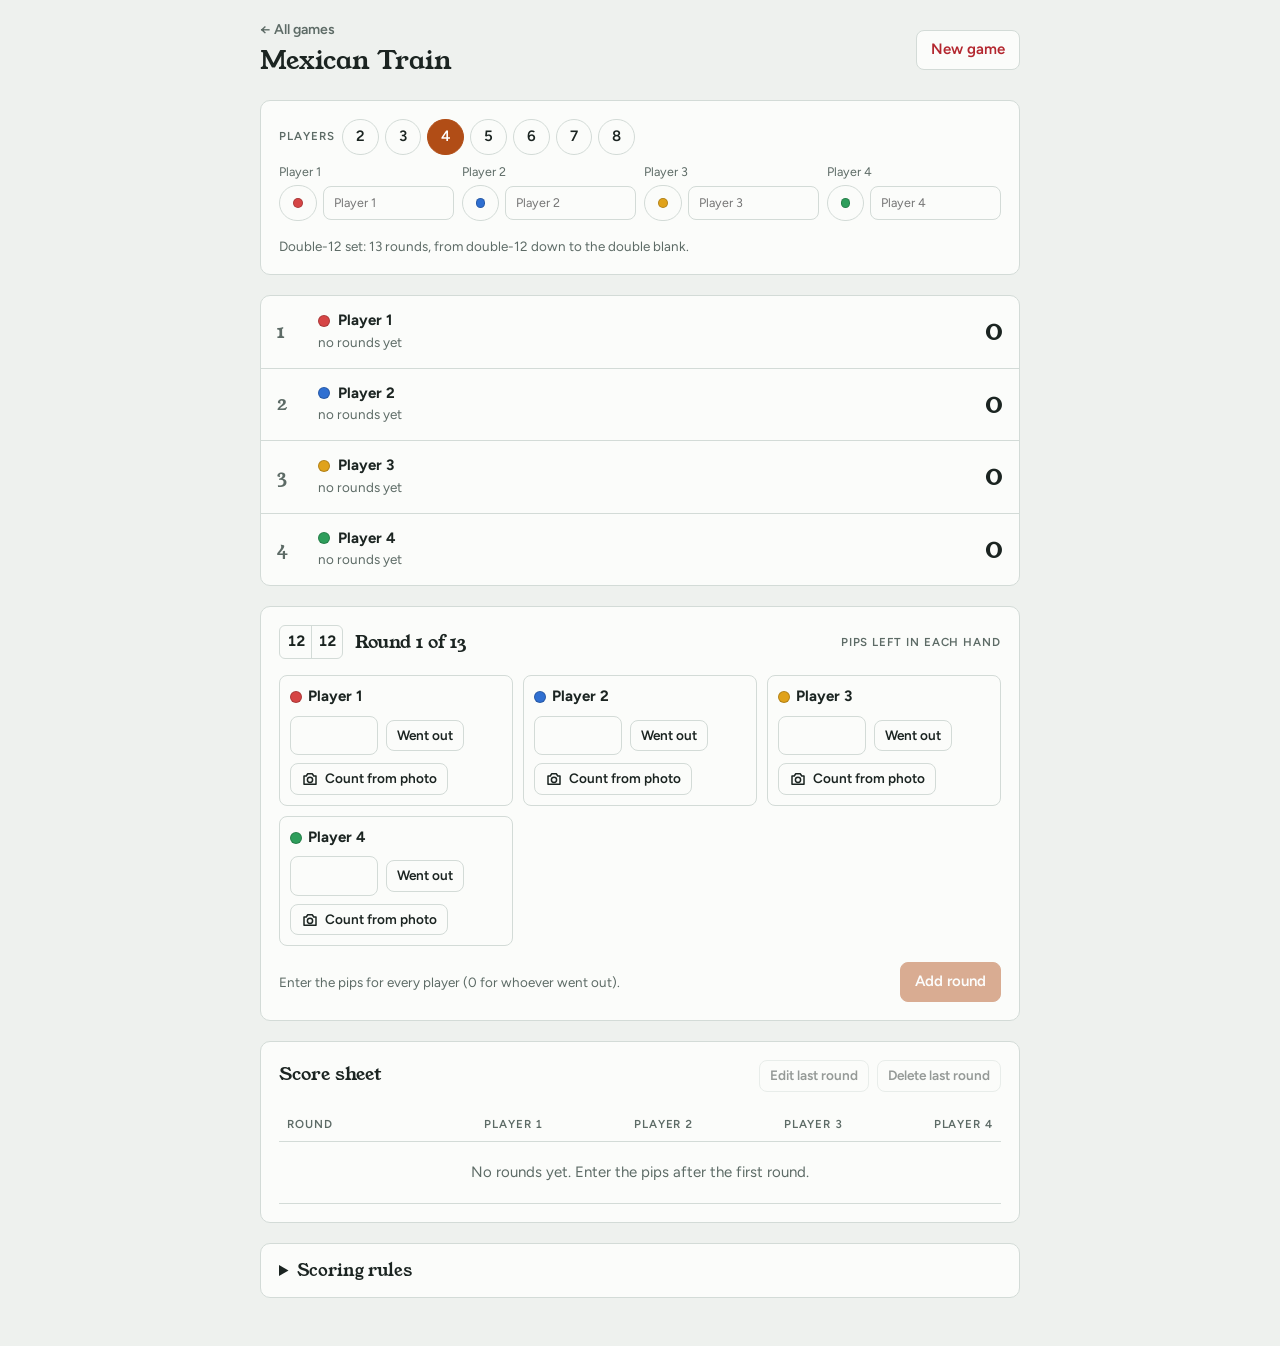
<file: game-scores/mexican-train.html>
<!doctype html>
<html lang="en">
<head>
<meta charset="utf-8">
<meta name="viewport" content="width=device-width, initial-scale=1, viewport-fit=cover">
<title>Mexican Train Scores</title>
<link rel="preconnect" href="https://fonts.googleapis.com">
<link rel="preconnect" href="https://fonts.gstatic.com" crossorigin>
<link rel="stylesheet" href="https://fonts.googleapis.com/css2?family=Young+Serif&family=Figtree:wght@400;500;600;700&display=swap">
<link rel="stylesheet" href="shared.css">
<style>
/* Layout: players, standings (lowest first), the round entry with the engine double, then the round-by-round sheet. */
:root { --accent: #b14d16; --accent-soft: #f6e4d8; }
@media (prefers-color-scheme: dark) { :root:not([data-theme="light"]) { --accent: #ee9a62; --accent-soft: #3a2416; } }
:root[data-theme="dark"] { --accent: #ee9a62; --accent-soft: #3a2416; }
.engine { display: flex; align-items: center; gap: 12px; }
.domino {
  display: inline-grid; grid-template-columns: 1fr 1fr; width: 64px; height: 34px; border-radius: 6px;
  border: 1px solid var(--line); background: var(--paper); font-weight: 700; font-variant-numeric: tabular-nums;
}
.domino span { display: grid; place-items: center; }
.domino span + span { border-left: 1px solid var(--line); }
.entry { display: grid; grid-template-columns: repeat(auto-fill, minmax(220px, 1fr)); gap: 10px; }
.entry .who { display: grid; gap: 8px; padding: 10px; border: 1px solid var(--line); border-radius: 8px; min-width: 0; }
.entry .who .name { font-weight: 700; display: flex; gap: 6px; align-items: center; overflow-wrap: anywhere; }
.entry .who.photo-open { grid-column: 1 / -1; }
.standings .player { grid-template-columns: auto 1fr auto; align-items: center; gap: 4px 12px; }
.standings .rank { font-family: var(--font-display); font-size: 1.2rem; color: var(--muted); width: 1.5em; }
.standings .total { font-size: 1.8rem; }

/* Photo review: the photo with a numbered marker on every domino half. */
.shot { position: relative; border-radius: 8px; overflow: hidden; background: #000; }
.shot img { display: block; width: 100%; height: auto; max-height: 70vh; object-fit: contain; }
.pip-mark {
  position: absolute; transform: translate(-50%, -50%); min-width: 1.9em; height: 1.9em; padding: 0 .3em; border-radius: 999px;
  border: 2px solid #fff; background: #1f5a45; color: #fff; font-weight: 800; font-size: .9rem; display: grid; place-items: center;
  box-shadow: 0 1px 4px rgba(0, 0, 0, .5); font-variant-numeric: tabular-nums;
}
.pip-mark.unsure { background: #c98a12; }
.pip-mark.picked { outline: 3px solid #fff; outline-offset: 2px; }
.sum { font-family: var(--font-display); font-size: 1.6rem; color: var(--accent); font-variant-numeric: tabular-nums; }
.pad { display: grid; grid-template-columns: repeat(7, 1fr); gap: 4px; }
.pad button { border: 1px solid var(--line); background: var(--paper); border-radius: 6px; padding: 6px 0; font-weight: 700; font-variant-numeric: tabular-nums; }
.pad button[aria-pressed="true"] { background: var(--accent); color: var(--on-accent); border-color: var(--accent); }
</style>
</head>
<body>
<div class="wrap">
  <header class="top">
    <div class="top-left">
      <a class="back" href="index.html">← All games</a>
      <h1>Mexican Train</h1>
    </div>
    <span id="newGame"></span>
  </header>

  <section class="panel" aria-label="Setup">
    <div id="players" class="field"></div>
    <span class="small muted">Double-12 set: 13 rounds, from double-12 down to the double blank.</span>
  </section>

  <div id="banner" class="banner" hidden></div>

  <section class="board standings" id="standings" aria-label="Standings"></section>

  <form class="panel" id="roundForm" autocomplete="off">
    <div class="panel-head">
      <div class="engine"><span class="domino" id="engine"></span><h2 id="roundTitle">Round 1</h2></div>
      <span class="label">Pips left in each hand</span>
    </div>
    <div class="entry" id="entry"></div>
    <div class="row" style="justify-content: space-between">
      <span class="small muted" id="entryNote"></span>
      <div class="row">
        <button class="btn" type="button" id="cancelEdit" hidden>Cancel edit</button>
        <button class="btn primary" type="submit" id="addRound">Add round</button>
      </div>
    </div>
  </form>

  <section class="panel" aria-labelledby="sheetTitle">
    <div class="panel-head">
      <h2 id="sheetTitle">Score sheet</h2>
      <div class="row">
        <button class="btn sm" type="button" id="editLast">Edit last round</button>
        <button class="btn sm" type="button" id="undo">Delete last round</button>
      </div>
    </div>
    <div class="ledger"><table><thead><tr id="headRow"></tr></thead><tbody id="rows"></tbody></table></div>
  </section>

  <details class="rules">
    <summary>Scoring rules</summary>
    <div class="body">
      <p>The game uses a double-12 set and has 13 rounds, one for each double, starting with double-12 and ending with the double blank.</p>
      <p>When a player plays their last domino the round ends. Everyone else counts the pips on the dominoes left in their hand and adds them to their score. The player who went out scores 0. If the round is blocked, everyone counts their pips.</p>
      <p>After the last round the player with the lowest total wins.</p>
      <p><b>Count from photo:</b> lay the dominoes left in a hand face up, close together, and take the photo from above. Every domino half Claude finds gets a numbered marker on the photo. Markers in orange were hard to read: tap one and pick the right number. Then press Use to put the sum in the round.</p>
    </div>
  </details>
</div>
<script src="shared.js"></script>
<script>
(function () {
  "use strict";
  const { el, load, save, range, playerName, dot } = GS;
  const KEY = "gs-mexican-train-v1";
  const SET = 12;
  const ROUNDS = SET + 1;
  const $ = (id) => document.getElementById(id);

  let state = load(KEY, null) || { players: GS.defaultPlayers(4), rounds: [] };
  let draft = null, editing = false;

  const doubleFor = (i) => SET - i;
  const persist = () => save(KEY, { players: state.players, rounds: state.rounds });

  function freshDraft() { return { pips: state.players.map(() => "") }; }
  draft = freshDraft();

  const roundScore = (r, i) => r.pips[i];
  function totals(rounds) {
    return state.players.map((_, i) => rounds.reduce((s, r) => s + roundScore(r, i), 0));
  }

  // ---------- photo of a hand ----------
  // reviews[i]: { status: "reading" | "done" | "error", url, halves: [{x, y, pips, sure}], picked, notes, error }
  let reviews = {};
  const HAND_PROMPT = "This photo shows the dominoes left in ONE player's hand at the end of a Mexican Train round, "
    + "played with a double-12 set (each half has 0 to 12 pips; a blank half has 0). "
    + "Find every domino and look at each of its two halves separately. For each half give the position of its centre as a fraction of the image "
    + "(x from the left edge, y from the top edge, both between 0 and 1) and count its pips. "
    + "Ignore anything that is not a domino. "
    + "Reply with only JSON in this shape: "
    + '{"dominoes":[{"halves":[{"x":0.21,"y":0.40,"pips":6,"sure":true},{"x":0.27,"y":0.40,"pips":3,"sure":true}]}],"notes":""}. '
    + 'Set "sure" to false for a half that is blurry, partly hidden, cut off, or where you are not certain of the count. '
    + 'Use "notes" for anything the player should check, for example a domino that may be hidden.';

  async function readHand(i, file) {
    if (reviews[i] && reviews[i].url) URL.revokeObjectURL(reviews[i].url);
    reviews[i] = { status: "reading", url: URL.createObjectURL(file) };
    renderForm();
    try {
      const res = await GS.readPhoto(file, HAND_PROMPT);
      const halves = [];
      (Array.isArray(res && res.dominoes) ? res.dominoes : []).forEach((d) => {
        (Array.isArray(d && d.halves) ? d.halves : []).forEach((h) => halves.push({
          x: frac(h.x), y: frac(h.y), pips: clampPip(h.pips), sure: h.sure !== false && d.sure !== false
        }));
      });
      reviews[i] = Object.assign(reviews[i], { status: "done", halves, picked: null, notes: res && typeof res.notes === "string" ? res.notes : "" });
    } catch (e) {
      reviews[i] = Object.assign(reviews[i], { status: "error", error: GS.photoError(e) });
    }
    renderForm();
  }
  const frac = (v) => { const n = Number(v); return Number.isFinite(n) ? Math.max(0, Math.min(1, n)) : 0.5; };
  const clampPip = (v) => { const n = Math.round(Number(v)); return Number.isFinite(n) ? Math.max(0, Math.min(SET, n)) : 0; };
  function closeReview(i) { if (reviews[i] && reviews[i].url) URL.revokeObjectURL(reviews[i].url); delete reviews[i]; renderForm(); }

  function reviewBox(i) {
    const r = reviews[i];
    if (!r) return null;
    const img = el("img", { src: r.url, alt: "Photo of the dominoes left in the hand" });
    if (r.status === "reading") return el("div", { class: "review" }, [el("div", { class: "shot" }, [img]), el("div", { class: "reading", text: "Counting the pips… this can take up to a minute." })]);
    if (r.status === "error") return el("div", { class: "review" }, [el("span", { class: "warn", text: r.error }),
      el("div", { class: "actions" }, [el("button", { type: "button", class: "btn sm", text: "Close", onclick: () => closeReview(i) })])]);

    const total = r.halves.reduce((s, h) => s + h.pips, 0);
    const unsure = r.halves.filter((h) => !h.sure).length;
    const marks = r.halves.map((h, k) => el("button", {
      type: "button", class: "pip-mark" + (h.sure ? "" : " unsure") + (r.picked === k ? " picked" : ""),
      style: { left: (h.x * 100) + "%", top: (h.y * 100) + "%" }, text: String(h.pips),
      "aria-label": "Half with " + h.pips + " pips" + (h.sure ? "" : ", unsure") + ". Tap to change.",
      onclick: () => { r.picked = r.picked === k ? null : k; renderForm(); }
    }));
    const picked = r.picked !== null ? r.halves[r.picked] : null;
    return el("div", { class: "review" }, [
      el("div", { class: "review-head" }, [
        el("span", {}, ["Score sum ", el("span", { class: "sum", text: String(total) })]),
        unsure ? el("span", { class: "tag gold", text: unsure + " to check" }) : el("span", { class: "tag", text: r.halves.length + " halves read" })
      ]),
      el("div", { class: "shot" }, [img, ...marks]),
      picked ? el("div", { class: "field" }, [
        el("span", { class: "small", text: "Pips on the selected half:" }),
        el("div", { class: "pad" }, range(SET + 1).map((v) => el("button", {
          type: "button", text: String(v), "aria-pressed": String(picked.pips === v),
          onclick: () => { picked.pips = v; picked.sure = true; r.picked = null; renderForm(); }
        }))),
        el("div", { class: "row" }, [
          el("button", { type: "button", class: "btn sm danger", text: "Not a domino half", onclick: () => { r.halves.splice(r.picked, 1); r.picked = null; renderForm(); } })
        ])
      ]) : el("span", { class: "small muted", text: unsure ? "Tap an orange marker to check it." : "Tap a marker to change it." }),
      r.notes ? el("span", { class: "warn", text: r.notes }) : null,
      el("div", { class: "row" }, [
        el("span", { class: "small muted", text: "Missed a half?" }),
        el("button", { type: "button", class: "btn sm", text: "Add one", onclick: () => { r.halves.push({ x: 0.5, y: 0.5, pips: 0, sure: false }); r.picked = r.halves.length - 1; renderForm(); } })
      ]),
      el("div", { class: "actions" }, [
        el("button", { type: "button", class: "btn sm", text: "Discard", onclick: () => closeReview(i) }),
        unsure ? el("button", { type: "button", class: "btn sm", text: "Orange ones are correct", onclick: () => { r.halves.forEach((h) => { h.sure = true; }); renderForm(); } }) : null,
        el("button", { type: "button", class: "btn primary sm", text: "Use " + total + " pips", disabled: unsure > 0,
          onclick: () => { draft.pips[i] = String(total); closeReview(i); } })
      ])
    ]);
  }

  // ---------- setup, standings, form, sheet ----------

  const setup = GS.playerSetup($("players"), {
    id: "mt", min: 2, max: 8,
    onCount: (c) => {
      while (state.players.length < c) state.players.push({ name: "", color: state.players.length % GS.COLORS.length });
      state.players.length = c;
      draft = freshDraft(); persist(); render();
    },
    onName: () => { persist(); render(); }
  });

  function renderSetup() {
    setup(state.players, state.rounds.length > 0);
    $("newGame").replaceChildren(GS.confirmButton("New game", "Clear all rounds?", () => {
      state.rounds = []; editing = false; draft = freshDraft(); persist(); render();
    }));
  }

  function renderStandings() {
    const t = totals(state.rounds);
    const order = range(state.players.length).sort((a, b) => t[a] - t[b]);
    const best = t[order[0]];
    $("standings").replaceChildren(...order.map((i, rank) => el("div", { class: "player" + (t[i] === best && state.rounds.length ? " lead" : "") }, [
      el("span", { class: "rank", text: String(rank + 1) }),
      el("div", {}, [el("div", { class: "row" }, [dot(state.players[i].color), el("b", { text: playerName(state.players[i], i) })]),
        el("span", { class: "small muted", text: state.rounds.length ? "after " + state.rounds.length + " of " + ROUNDS + " rounds" : "no rounds yet" })]),
      el("span", { class: "total num", text: String(t[i]) })
    ])));
    const over = state.rounds.length >= ROUNDS;
    const banner = $("banner");
    banner.hidden = !over;
    if (over) {
      const winners = order.filter((i) => t[i] === best).map((i) => playerName(state.players[i], i));
      banner.replaceChildren(el("strong", { text: winners.join(" and ") + (winners.length > 1 ? " tie" : " wins") + " with " + best + " points" }));
    }
  }

  function renderForm() {
    const done = editing ? state.rounds.length - 1 : state.rounds.length;
    const over = done >= ROUNDS;
    $("roundForm").hidden = over && !editing;
    const d = doubleFor(Math.min(done, ROUNDS - 1));
    $("engine").replaceChildren(el("span", { text: String(d) }), el("span", { text: String(d) }));
    $("roundTitle").textContent = (editing ? "Editing round " : "Round ") + (done + 1) + " of " + ROUNDS;
    $("addRound").textContent = editing ? "Save round" : "Add round";
    $("cancelEdit").hidden = !editing;

    $("entry").replaceChildren(...state.players.map((p, i) => {
      const input = el("input", { class: "numin", id: "pips" + i, type: "number", inputmode: "numeric", min: "0", step: "1", value: draft.pips[i], "aria-label": "Pips for " + playerName(p, i) });
      input.addEventListener("input", () => { draft.pips[i] = input.value; updateNote(); });
      return el("div", { class: "who" + (reviews[i] ? " photo-open" : "") }, [
        el("span", { class: "name" }, [dot(p.color), playerName(p, i)]),
        el("div", { class: "row" }, [
          input,
          el("button", { type: "button", class: "btn sm", text: "Went out", onclick: () => { draft.pips[i] = "0"; closeReview(i); } })
        ]),
        reviews[i] ? null : GS.photoButton("Count from photo", (f) => readHand(i, f), "sm"),
        reviewBox(i)
      ]);
    }));
    updateNote();
  }

  function draftRound() {
    if (draft.pips.some((v) => v === "")) return { error: "Enter the pips for every player (0 for whoever went out)." };
    const pips = draft.pips.map(Number);
    if (pips.some((v) => !Number.isInteger(v) || v < 0)) return { error: "Pips must be whole numbers." };
    return { round: { pips } };
  }

  function updateNote() {
    const r = draftRound();
    $("addRound").disabled = !!r.error;
    $("entryNote").textContent = r.error || "This round: " + state.players.map((p, i) => playerName(p, i) + " " + r.round.pips[i]).join(", ");
  }

  function renderSheet() {
    $("headRow").replaceChildren(el("th", { text: "Round" }), ...state.players.map((p, i) => el("th", { class: "n", text: playerName(p, i) })));
    if (!state.rounds.length) {
      $("rows").replaceChildren(el("tr", {}, [el("td", { class: "empty", colspan: String(state.players.length + 1), text: "No rounds yet. Enter the pips after the first round." })]));
    } else {
      let run = state.players.map(() => 0);
      $("rows").replaceChildren(...state.rounds.map((r, k) => {
        run = run.map((x, i) => x + roundScore(r, i));
        return el("tr", {}, [
          el("td", {}, [el("span", { class: "domino", style: { width: "44px", height: "24px", fontSize: ".8rem" } }, [el("span", { text: String(doubleFor(k)) }), el("span", { text: String(doubleFor(k)) })])]),
          ...state.players.map((_, i) => el("td", { class: "n" }, [
            r.pips[i] === 0 ? el("span", { class: "tag", text: "out" }) : String(roundScore(r, i)),
            el("div", { class: "small muted", text: String(run[i]) })
          ]))
        ]);
      }));
    }
    $("undo").disabled = !state.rounds.length || editing;
    $("editLast").disabled = !state.rounds.length || editing;
  }

  function render() {
    renderSetup();
    renderStandings();
    renderForm();
    renderSheet();
  }

  $("roundForm").addEventListener("submit", (e) => {
    e.preventDefault();
    const r = draftRound();
    if (r.error) return;
    if (editing) state.rounds[state.rounds.length - 1] = r.round;
    else if (state.rounds.length < ROUNDS) state.rounds.push(r.round);
    editing = false;
    Object.keys(reviews).forEach((k) => { if (reviews[k].url) URL.revokeObjectURL(reviews[k].url); });
    reviews = {};
    draft = freshDraft(); persist(); render();
  });
  $("undo").addEventListener("click", () => { state.rounds.pop(); persist(); render(); });
  $("editLast").addEventListener("click", () => {
    const last = state.rounds[state.rounds.length - 1];
    if (!last) return;
    editing = true;
    draft = { pips: last.pips.map(String) };
    render();
  });
  $("cancelEdit").addEventListener("click", () => { editing = false; draft = freshDraft(); render(); });

  render();
})();
</script>
</body>
</html>
</file>
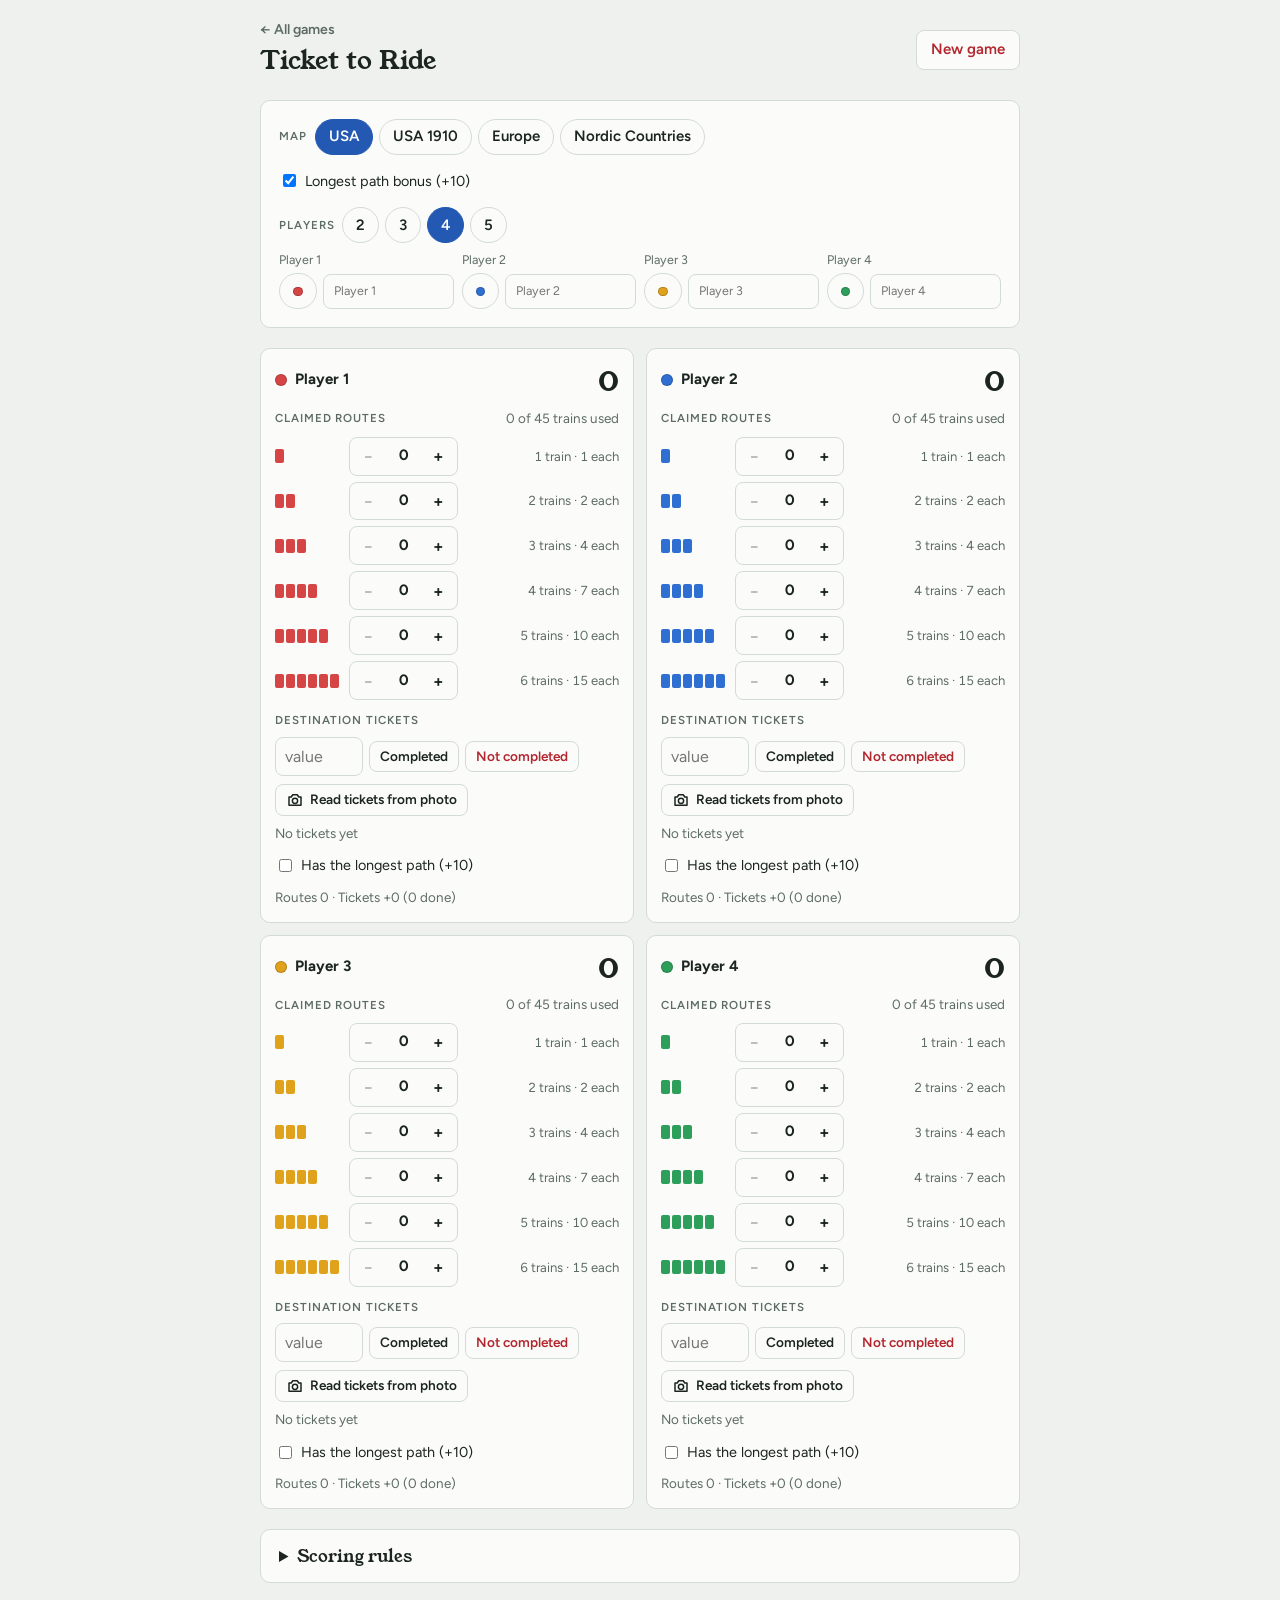
<file: game-scores/ticket-to-ride.html>
<!doctype html>
<html lang="en">
<head>
<meta charset="utf-8">
<meta name="viewport" content="width=device-width, initial-scale=1, viewport-fit=cover">
<title>Ticket to Ride Scores</title>
<link rel="preconnect" href="https://fonts.googleapis.com">
<link rel="preconnect" href="https://fonts.gstatic.com" crossorigin>
<link rel="stylesheet" href="https://fonts.googleapis.com/css2?family=Young+Serif&family=Figtree:wght@400;500;600;700&display=swap">
<link rel="stylesheet" href="shared.css">
<style>
/* Layout: map + players, a standings strip, then one card per player with routes, tickets and bonuses. */
:root { --accent: #2459b3; --accent-soft: #e0e8f6; }
@media (prefers-color-scheme: dark) { :root:not([data-theme="light"]) { --accent: #7fa8f0; --accent-soft: #1a2638; } }
:root[data-theme="dark"] { --accent: #7fa8f0; --accent-soft: #1a2638; }
.cards { display: grid; grid-template-columns: repeat(auto-fill, minmax(310px, 1fr)); gap: 12px; }
.pcard { background: var(--paper); border: 1px solid var(--line); border-radius: var(--radius); padding: 14px; display: grid; gap: 12px; min-width: 0; }
.pcard .head { display: flex; align-items: center; justify-content: space-between; gap: 8px; }
.pcard .who { display: flex; align-items: center; gap: 8px; font-weight: 700; min-width: 0; overflow-wrap: anywhere; }
.pcard .pts { font-family: var(--font-display); font-size: 2.1rem; line-height: 1; font-variant-numeric: tabular-nums; }
.routes { display: grid; grid-template-columns: auto auto 1fr; gap: 6px 10px; align-items: center; }
.train { display: inline-flex; gap: 2px; }
.train i { width: 9px; height: 14px; border-radius: 2px; display: inline-block; }
.routes .worth { font-size: .82rem; color: var(--muted); text-align: right; font-variant-numeric: tabular-nums; }
.tickets { display: flex; flex-wrap: wrap; gap: 6px; }
.ticket { display: inline-flex; align-items: center; gap: 4px; border-radius: 6px; padding: 3px 4px 3px 8px; font-weight: 700; font-size: .85rem; font-variant-numeric: tabular-nums; }
.ticket.ok { background: var(--accent-soft); color: var(--accent); }
.ticket.fail { background: var(--red-soft); color: var(--red); }
.ticket button { border: 0; background: transparent; color: inherit; padding: 0 4px; font-size: .95rem; }
.addticket { display: flex; gap: 6px; align-items: center; flex-wrap: wrap; }
.breakdown { font-size: .84rem; color: var(--muted); margin: 0; }
</style>
</head>
<body>
<div class="wrap">
  <header class="top">
    <div class="top-left">
      <a class="back" href="index.html">← All games</a>
      <h1>Ticket to Ride</h1>
    </div>
    <span id="newGame"></span>
  </header>

  <section class="panel" aria-label="Setup">
    <div class="row"><span class="label">Map</span><div class="seg" id="mapSeg"></div></div>
    <div class="row" id="bonusRow"></div>
    <div id="players" class="field"></div>
  </section>

  <div id="banner" class="banner" hidden></div>
  <section class="cards" id="cards" aria-label="Players"></section>

  <details class="rules">
    <summary>Scoring rules</summary>
    <div class="body">
      <dl>
        <dt>Route of 1 train</dt><dd>1</dd>
        <dt>2 trains</dt><dd>2</dd>
        <dt>3 trains</dt><dd>4</dd>
        <dt>4 trains</dt><dd>7</dd>
        <dt>5 trains</dt><dd>10</dd>
        <dt>6 trains</dt><dd>15</dd>
        <dt>7 trains</dt><dd>18</dd>
        <dt>8 trains (Europe)</dt><dd>21</dd>
        <dt>9 trains (Nordic)</dt><dd>27</dd>
      </dl>
      <p><b>Tickets:</b> a completed ticket adds its value, an unfinished one takes it away.</p>
      <p><b>USA:</b> Longest Continuous Path is worth 10. USA 1910 can also use the Globetrotter, 15 points for the most completed tickets.</p>
      <p><b>Europe:</b> each station you did not place is worth 4 points. The European Express (longest path) is worth 10.</p>
      <p><b>Nordic Countries:</b> 40 trains each. The Globetrotter (most completed tickets) is worth 10; there is no longest path bonus.</p>
      <p>Ties for a bonus give the full bonus to everyone tied.</p>
      <p><b>Read tickets from photo:</b> lay out a player's tickets and take a photo. Claude reads the cities and points; you mark each one completed or not before they are added.</p>
    </div>
  </details>
</div>
<script src="shared.js"></script>
<script>
(function () {
  "use strict";
  const { el, load, save, range, playerName, dot, stepper } = GS;
  const KEY = "gs-ticket-to-ride-v1";
  const $ = (id) => document.getElementById(id);
  const ROUTE_POINTS = { 1: 1, 2: 2, 3: 4, 4: 7, 5: 10, 6: 15, 7: 18, 8: 21, 9: 27 };
  const MAPS = {
    usa:    { label: "USA",      lengths: 6, trains: 45, longest: 10, globe: 0,  stations: 0, players: [2, 5] },
    usa1910:{ label: "USA 1910", lengths: 6, trains: 45, longest: 10, globe: 15, stations: 0, players: [2, 5] },
    europe: { label: "Europe",   lengths: 8, trains: 45, longest: 10, globe: 0,  stations: 3, players: [2, 5] },
    nordic: { label: "Nordic Countries", lengths: 9, trains: 40, longest: 0, globe: 10, stations: 0, players: [2, 3] }
  };

  function freshPlayer(i, map) {
    return { name: "", color: i % GS.COLORS.length, routes: {}, tickets: [], stations: MAPS[map].stations, longest: false };
  }
  function freshState() {
    return { map: "usa", useLongest: true, useGlobe: false, players: range(4).map((i) => freshPlayer(i, "usa")), started: false };
  }
  let state = load(KEY, null) || freshState();
  const persist = () => save(KEY, state);
  const map = () => MAPS[state.map];
  const ticketDraft = state.players.map(() => "");

  function score(p, i) {
    const m = map();
    let routes = 0, trains = 0;
    for (let len = 1; len <= m.lengths; len++) {
      const c = p.routes[len] || 0;
      routes += c * ROUTE_POINTS[len];
      trains += c * len;
    }
    const done = p.tickets.filter((t) => t.ok);
    const tickets = p.tickets.reduce((s, t) => s + (t.ok ? t.v : -t.v), 0);
    const stations = m.stations ? p.stations * 4 : 0;
    const longest = state.useLongest && m.longest && p.longest ? m.longest : 0;
    let globe = 0;
    if (state.useGlobe && m.globe) {
      const counts = state.players.map((q) => q.tickets.filter((t) => t.ok).length);
      const best = Math.max(...counts);
      if (best > 0 && counts[i] === best) globe = m.globe;
    }
    return { total: routes + tickets + stations + longest + globe, routes, trains, tickets, done: done.length, stations, longest, globe };
  }

  const setup = GS.playerSetup($("players"), {
    id: "ttr", min: 2, max: 5,
    onCount: (c) => {
      while (state.players.length < c) state.players.push(freshPlayer(state.players.length, state.map));
      state.players.length = c;
      ticketDraft.length = 0; state.players.forEach(() => ticketDraft.push(""));
      persist(); render();
    },
    onName: () => { persist(); render(); }
  });

  function change(fn) { fn(); state.started = true; persist(); render(); }

  // ---------- photo of tickets ----------
  // reviews[i]: { status, tickets: [{from, to, v, sure, ok: true|false|null}], notes, error }
  const reviews = {};
  function ticketPrompt() {
    return "This photo shows destination tickets from the board game Ticket to Ride (" + map().label + " map). "
      + "Read every ticket card in the photo: its two cities and its point value (the number printed on the card). "
      + "Reply with only JSON in this shape: "
      + '{"tickets":[{"from":"Denver","to":"El Paso","points":4,"sure":true}],"notes":""}. '
      + 'Set "sure" to false when the number or a city is hard to read. Use "notes" for anything to check, like a card cut off by the edge.';
  }
  async function readTickets(i, file) {
    reviews[i] = { status: "reading" };
    render();
    try {
      const r = await GS.readPhoto(file, ticketPrompt());
      const list = Array.isArray(r && r.tickets) ? r.tickets : [];
      reviews[i] = { status: "done", notes: typeof r.notes === "string" ? r.notes : "",
        tickets: list.map((t) => ({ from: String(t.from || "?"), to: String(t.to || "?"), v: Math.max(1, Math.round(Number(t.points)) || 1), sure: t.sure !== false, ok: null })) };
    } catch (e) {
      reviews[i] = { status: "error", error: GS.photoError(e) };
    }
    render();
  }
  function ticketReview(p, i) {
    const r = reviews[i];
    if (!r) return null;
    if (r.status === "reading") return el("div", { class: "reading", text: "Reading the tickets… this can take up to a minute." });
    if (r.status === "error") return el("div", { class: "review" }, [el("span", { class: "warn", text: r.error }),
      el("div", { class: "actions" }, [el("button", { type: "button", class: "btn sm", text: "Close", onclick: () => { delete reviews[i]; render(); } })])]);
    const pending = r.tickets.filter((t) => t.ok === null).length;
    return el("div", { class: "review" }, [
      el("div", { class: "review-head" }, [el("span", { text: r.tickets.length + " tickets read" }), el("span", { class: "small muted", text: "Mark each one" })]),
      ...r.tickets.map((t, k) => {
        const val = el("input", { type: "number", min: "1", max: "30", value: String(t.v), "aria-label": "Ticket points" });
        val.addEventListener("change", () => { t.v = Math.max(1, Math.round(Number(val.value)) || 1); t.sure = true; });
        return el("div", { class: "item" + (t.sure ? "" : " unsure"), style: { display: "flex", flexWrap: "wrap", gap: "6px", width: "100%" } }, [
          el("span", { style: { flex: "1", minWidth: "8em" }, text: t.from + " – " + t.to }), val,
          el("button", { type: "button", class: "chip", "aria-pressed": String(t.ok === true), onclick: () => { t.ok = true; render(); } }, ["Completed"]),
          el("button", { type: "button", class: "chip", "aria-pressed": String(t.ok === false), onclick: () => { t.ok = false; render(); } }, ["Not completed"]),
          el("button", { type: "button", text: "×", "aria-label": "Remove ticket", onclick: () => { r.tickets.splice(k, 1); render(); } })
        ]);
      }),
      r.tickets.some((t) => !t.sure) ? el("span", { class: "warn", text: "Highlighted tickets were hard to read. Check the points." }) : null,
      r.notes ? el("span", { class: "warn", text: r.notes }) : null,
      el("div", { class: "actions" }, [
        el("button", { type: "button", class: "btn sm", text: "Discard", onclick: () => { delete reviews[i]; render(); } }),
        el("button", { type: "button", class: "btn primary sm", text: pending ? pending + " still to mark" : "Add " + r.tickets.length + " tickets", disabled: pending > 0 || !r.tickets.length,
          onclick: () => { const add = r.tickets.map((t) => ({ v: t.v, ok: t.ok })); delete reviews[i]; change(() => { p.tickets.push(...add); }); } })
      ])
    ]);
  }

  function render() {
    const m = map();
    $("mapSeg").replaceChildren(...Object.keys(MAPS).map((k) => el("button", {
      type: "button", class: "chip", "aria-pressed": String(state.map === k), disabled: state.started,
      onclick: () => {
        state.map = k;
        state.useLongest = !!MAPS[k].longest;
        state.useGlobe = !!MAPS[k].globe;
        state.players.forEach((p) => { p.stations = MAPS[k].stations; });
        if (state.players.length > MAPS[k].players[1]) state.players.length = MAPS[k].players[1];
        persist(); render();
      }
    }, [MAPS[k].label])));
    const bonus = [];
    if (m.longest) bonus.push(el("label", { class: "toggle", for: "useLongest" }, [
      el("input", { type: "checkbox", id: "useLongest", checked: state.useLongest, onchange: (e) => { state.useLongest = e.target.checked; persist(); render(); } }),
      (state.map === "europe" ? "European Express" : "Longest path") + " bonus (+" + m.longest + ")"]));
    if (m.globe) bonus.push(el("label", { class: "toggle", for: "useGlobe" }, [
      el("input", { type: "checkbox", id: "useGlobe", checked: state.useGlobe, onchange: (e) => { state.useGlobe = e.target.checked; persist(); render(); } }),
      "Globetrotter bonus (+" + m.globe + ")"]));
    $("bonusRow").replaceChildren(...bonus);
    $("bonusRow").hidden = !bonus.length;
    setup(state.players, state.started);
    $("newGame").replaceChildren(GS.confirmButton("New game", "Clear every player's routes and tickets?", () => {
      state.players = state.players.map((p, i) => Object.assign(freshPlayer(i, state.map), { name: p.name, color: p.color }));
      state.started = false; persist(); render();
    }));

    const scores = state.players.map(score);
    const best = Math.max(...scores.map((s) => s.total));
    const banner = $("banner");
    banner.hidden = !state.started;
    if (state.started) {
      const leaders = range(scores.length).filter((i) => scores[i].total === best).map((i) => playerName(state.players[i], i));
      banner.replaceChildren(el("strong", { text: leaders.join(" and ") + (leaders.length > 1 ? " are tied at " : " leads with ") + best + " points" }),
        el("span", { class: "small muted", text: "Ties go to the most completed tickets, then the longest path." }));
    }

    $("cards").replaceChildren(...state.players.map((p, i) => {
      const s = scores[i];
      const routeRows = [];
      for (let len = 1; len <= m.lengths; len++) {
        const c = p.routes[len] || 0;
        routeRows.push(
          el("span", { class: "train", title: len + " trains", "aria-hidden": "true" }, range(len).map(() => el("i", { style: { background: GS.COLORS[p.color].hex } }))),
          stepper(c, (v) => change(() => { p.routes[len] = v; }), { label: "routes of " + len }),
          el("span", { class: "worth", text: len + (len === 1 ? " train" : " trains") + " · " + ROUTE_POINTS[len] + " each" + (c ? " = " + c * ROUTE_POINTS[len] : "") })
        );
      }
      const input = el("input", { class: "numin", id: "tv" + i, type: "number", inputmode: "numeric", min: "1", max: "30", placeholder: "value", value: ticketDraft[i], "aria-label": "Ticket value for " + playerName(p, i) });
      input.addEventListener("input", () => { ticketDraft[i] = input.value; });
      const addTicket = (ok) => {
        const v = Number(ticketDraft[i]);
        if (!Number.isInteger(v) || v < 1) { input.focus(); return; }
        ticketDraft[i] = "";
        change(() => { p.tickets.push({ v, ok }); });
      };
      const extras = [];
      if (m.stations) extras.push(el("div", { class: "row" }, [el("span", { text: "Unused stations (4 each)" }), stepper(p.stations, (v) => change(() => { p.stations = v; }), { max: 3, label: "unused stations" })]));
      if (m.longest && state.useLongest) extras.push(el("label", { class: "toggle", for: "lg" + i }, [
        el("input", { type: "checkbox", id: "lg" + i, checked: p.longest, onchange: (e) => change(() => { p.longest = e.target.checked; }) }),
        "Has the longest path (+" + m.longest + ")"]));
      const over = s.trains > m.trains;
      return el("article", { class: "pcard" }, [
        el("div", { class: "head" }, [el("span", { class: "who" }, [dot(p.color), playerName(p, i)]), el("span", { class: "pts", text: String(s.total) })]),
        el("div", { class: "field" }, [
          el("div", { class: "row", style: { justifyContent: "space-between" } }, [
            el("span", { class: "label", text: "Claimed routes" }),
            el("span", { class: over ? "tag red" : "small muted", text: s.trains + " of " + m.trains + " trains used" })
          ]),
          el("div", { class: "routes" }, routeRows)
        ]),
        el("div", { class: "field" }, [
          el("span", { class: "label", text: "Destination tickets" }),
          el("div", { class: "addticket" }, [input,
            el("button", { type: "button", class: "btn sm", text: "Completed", onclick: () => addTicket(true) }),
            el("button", { type: "button", class: "btn sm danger", text: "Not completed", onclick: () => addTicket(false) })]),
          GS.photoButton("Read tickets from photo", (f) => readTickets(i, f), "sm"),
          ticketReview(p, i),
          el("div", { class: "tickets" }, p.tickets.length ? p.tickets.map((t, k) => el("span", { class: "ticket " + (t.ok ? "ok" : "fail") }, [
            (t.ok ? "+" : "−") + t.v,
            el("button", { type: "button", text: "×", "aria-label": "Remove ticket", onclick: () => change(() => { p.tickets.splice(k, 1); }) })
          ])) : [el("span", { class: "small muted", text: "No tickets yet" })])
        ]),
        extras.length ? el("div", { class: "field" }, extras) : null,
        el("p", { class: "breakdown", text: [
          "Routes " + s.routes, "Tickets " + (s.tickets >= 0 ? "+" : "") + s.tickets + " (" + s.done + " done)",
          m.stations ? "Stations " + s.stations : "", s.longest ? "Longest path " + s.longest : "", s.globe ? "Globetrotter " + s.globe : ""
        ].filter(Boolean).join(" · ") })
      ]);
    }));
  }

  render();
})();
</script>
</body>
</html>
</file>
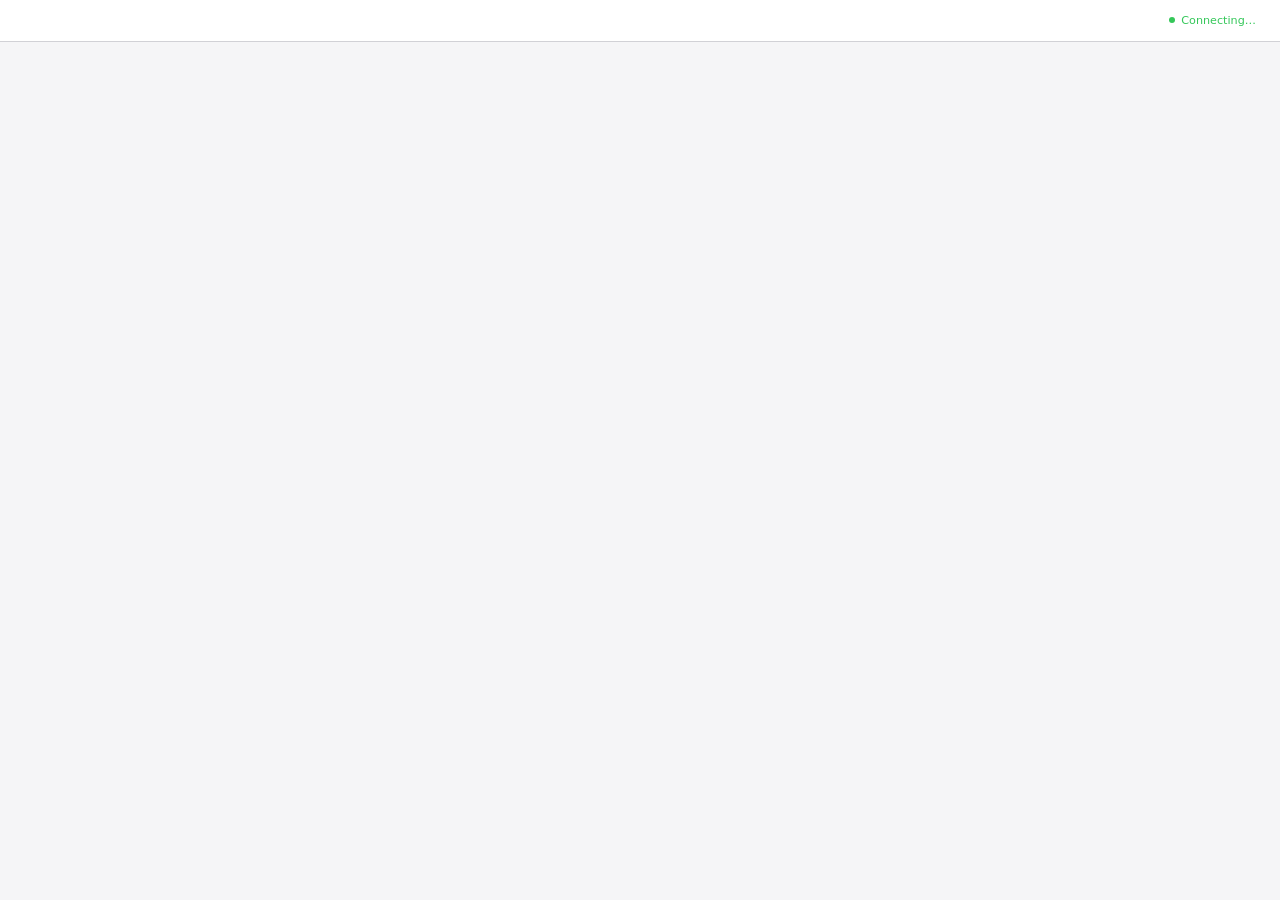
<file: .agents/skills/brainstorming/scripts/frame-template.html>
<!DOCTYPE html>
<html>
<head>
  <meta charset="utf-8">
  <title>Superpowers Brainstorming</title>
  <style>
    /*
     * BRAINSTORM COMPANION FRAME TEMPLATE
     *
     * This template provides a consistent frame with:
     * - OS-aware light/dark theming
     * - Header branding and connection status
     * - Scrollable main content area
     * - CSS helpers for common UI patterns
     *
     * Content is injected via placeholder comment in #frame-content.
     */

    * { box-sizing: border-box; margin: 0; padding: 0; }
    html, body { height: 100%; overflow: hidden; }

    /* ===== THEME VARIABLES ===== */
    :root {
      --bg-primary: #f5f5f7;
      --bg-secondary: #ffffff;
      --bg-tertiary: #e5e5e7;
      --border: #d1d1d6;
      --text-primary: #1d1d1f;
      --text-secondary: #86868b;
      --text-tertiary: #aeaeb2;
      --accent: #0071e3;
      --accent-hover: #0077ed;
      --success: #34c759;
      --warning: #ff9f0a;
      --error: #ff3b30;
      --selected-bg: #e8f4fd;
      --selected-border: #0071e3;
    }

    @media (prefers-color-scheme: dark) {
      :root {
        --bg-primary: #1d1d1f;
        --bg-secondary: #2d2d2f;
        --bg-tertiary: #3d3d3f;
        --border: #424245;
        --text-primary: #f5f5f7;
        --text-secondary: #86868b;
        --text-tertiary: #636366;
        --accent: #0a84ff;
        --accent-hover: #409cff;
        --selected-bg: rgba(10, 132, 255, 0.15);
        --selected-border: #0a84ff;
      }
    }

    body {
      font-family: system-ui, -apple-system, BlinkMacSystemFont, sans-serif;
      background: var(--bg-primary);
      color: var(--text-primary);
      display: flex;
      flex-direction: column;
      line-height: 1.5;
    }

    /* ===== FRAME STRUCTURE ===== */
    .brand { display: flex; align-items: center; min-width: 0; overflow: hidden; color: var(--text-secondary); line-height: 1; }
    .brand a { color: inherit; text-decoration: none; display: flex; align-items: center; gap: 0.5rem; min-width: 0; max-width: 100%; line-height: 1; }
    .brand-copy { display: block; min-width: 0; overflow: hidden; text-overflow: ellipsis; white-space: nowrap; line-height: 1; transform: translateY(-1px); }
    .brand-logo { display: block; height: 1em; width: auto; max-width: 180px; flex-shrink: 0; filter: invert(1); }
    @media (prefers-color-scheme: dark) {
      .brand-logo { filter: none; }
    }
    .status { font-size: 0.7rem; color: var(--status-color, var(--success)); display: flex; align-items: center; gap: 0.4rem; justify-self: end; white-space: nowrap; line-height: 1; }
    .status::before { content: ''; width: 6px; height: 6px; background: var(--status-color, var(--success)); border-radius: 50%; }

    .main { flex: 1; overflow-y: auto; }
    #frame-content { padding: 2rem; min-height: 100%; }

    .header {
      background: var(--bg-secondary);
      border-bottom: 1px solid var(--border);
      padding: 0.5rem 1.5rem;
      flex-shrink: 0;
      display: grid;
      grid-template-columns: minmax(0, 1fr) auto;
      align-items: center;
      gap: 1rem;
      min-height: 42px;
    }
    .header .brand { justify-self: start; width: 100%; font-size: 0.75rem; line-height: 1; }
    .header .status { grid-column: 2; line-height: 1; }
    .header span {
      font-size: 0.75rem;
      color: var(--text-secondary);
    }
    .header .selected-text {
      color: var(--accent);
      font-weight: 500;
    }

    /* ===== TYPOGRAPHY ===== */
    h2 { font-size: 1.5rem; font-weight: 600; margin-bottom: 0.5rem; }
    h3 { font-size: 1.1rem; font-weight: 600; margin-bottom: 0.25rem; }
    .subtitle { color: var(--text-secondary); margin-bottom: 1.5rem; }
    .section { margin-bottom: 2rem; }
    .label { font-size: 0.7rem; color: var(--text-secondary); text-transform: uppercase; letter-spacing: 0.05em; margin-bottom: 0.5rem; }

    /* ===== OPTIONS (for A/B/C choices) ===== */
    .options { display: flex; flex-direction: column; gap: 0.75rem; }
    .option {
      background: var(--bg-secondary);
      border: 2px solid var(--border);
      border-radius: 12px;
      padding: 1rem 1.25rem;
      cursor: pointer;
      transition: all 0.15s ease;
      display: flex;
      align-items: flex-start;
      gap: 1rem;
    }
    .option:hover { border-color: var(--accent); }
    .option.selected { background: var(--selected-bg); border-color: var(--selected-border); }
    .option .letter {
      background: var(--bg-tertiary);
      color: var(--text-secondary);
      width: 1.75rem; height: 1.75rem;
      border-radius: 6px;
      display: flex; align-items: center; justify-content: center;
      font-weight: 600; font-size: 0.85rem; flex-shrink: 0;
    }
    .option.selected .letter { background: var(--accent); color: white; }
    .option .content { flex: 1; }
    .option .content h3 { font-size: 0.95rem; margin-bottom: 0.15rem; }
    .option .content p { color: var(--text-secondary); font-size: 0.85rem; margin: 0; }

    /* ===== CARDS (for showing designs/mockups) ===== */
    .cards { display: grid; grid-template-columns: repeat(auto-fit, minmax(280px, 1fr)); gap: 1rem; }
    .card {
      background: var(--bg-secondary);
      border: 1px solid var(--border);
      border-radius: 12px;
      overflow: hidden;
      cursor: pointer;
      transition: all 0.15s ease;
    }
    .card:hover { border-color: var(--accent); transform: translateY(-2px); box-shadow: 0 4px 12px rgba(0,0,0,0.1); }
    .card.selected { border-color: var(--selected-border); border-width: 2px; }
    .card-image { background: var(--bg-tertiary); aspect-ratio: 16/10; display: flex; align-items: center; justify-content: center; }
    .card-body { padding: 1rem; }
    .card-body h3 { margin-bottom: 0.25rem; }
    .card-body p { color: var(--text-secondary); font-size: 0.85rem; }

    /* ===== MOCKUP CONTAINER ===== */
    .mockup {
      background: var(--bg-secondary);
      border: 1px solid var(--border);
      border-radius: 12px;
      overflow: hidden;
      margin-bottom: 1.5rem;
    }
    .mockup-header {
      background: var(--bg-tertiary);
      padding: 0.5rem 1rem;
      font-size: 0.75rem;
      color: var(--text-secondary);
      border-bottom: 1px solid var(--border);
    }
    .mockup-body { padding: 1.5rem; }

    /* ===== SPLIT VIEW (side-by-side comparison) ===== */
    .split { display: grid; grid-template-columns: 1fr 1fr; gap: 1.5rem; }
    @media (max-width: 700px) { .split { grid-template-columns: 1fr; } }

    /* ===== PROS/CONS ===== */
    .pros-cons { display: grid; grid-template-columns: 1fr 1fr; gap: 1rem; margin: 1rem 0; }
    .pros, .cons { background: var(--bg-secondary); border-radius: 8px; padding: 1rem; }
    .pros h4 { color: var(--success); font-size: 0.85rem; margin-bottom: 0.5rem; }
    .cons h4 { color: var(--error); font-size: 0.85rem; margin-bottom: 0.5rem; }
    .pros ul, .cons ul { margin-left: 1.25rem; font-size: 0.85rem; color: var(--text-secondary); }
    .pros li, .cons li { margin-bottom: 0.25rem; }

    /* ===== PLACEHOLDER (for mockup areas) ===== */
    .placeholder {
      background: var(--bg-tertiary);
      border: 2px dashed var(--border);
      border-radius: 8px;
      padding: 2rem;
      text-align: center;
      color: var(--text-tertiary);
    }

    /* ===== INLINE MOCKUP ELEMENTS ===== */
    .mock-nav { background: var(--accent); color: white; padding: 0.75rem 1rem; display: flex; gap: 1.5rem; font-size: 0.9rem; }
    .mock-sidebar { background: var(--bg-tertiary); padding: 1rem; min-width: 180px; }
    .mock-content { padding: 1.5rem; flex: 1; }
    .mock-button { background: var(--accent); color: white; border: none; padding: 0.5rem 1rem; border-radius: 6px; font-size: 0.85rem; }
    .mock-input { background: var(--bg-primary); border: 1px solid var(--border); border-radius: 6px; padding: 0.5rem; width: 100%; }
  </style>
</head>
<body>
  <div class="header">
    <!-- BRANDING -->
    <div class="status">Connecting…</div>
  </div>

  <div class="main">
    <div id="frame-content">
      <!-- CONTENT -->
    </div>
  </div>

</body>
</html>
</file>
<file: botc-grimoire/css/styles.css>
/* ============================================================
   Grimoire — Storyteller companion. Mobile-first dark theme.
   ============================================================ */
:root {
  --bg: #140b24;
  --bg-2: #1e1338;
  --panel: #241640;
  --panel-2: #2c1b4e;
  --ink: #f2ecff;
  --muted: #a99cc9;
  --gold: #efc94c;
  --accent: #7b5bd6;
  --danger: #c0392b;
  --radius: 16px;
  --safe-top: env(safe-area-inset-top, 0px);
  --safe-bottom: env(safe-area-inset-bottom, 0px);
}

* { box-sizing: border-box; -webkit-tap-highlight-color: transparent; }
html, body { height: 100%; margin: 0; }
body {
  background:
    radial-gradient(1200px 600px at 50% -10%, #2a1a4d 0%, transparent 60%),
    radial-gradient(900px 500px at 50% 110%, #241542 0%, transparent 55%),
    var(--bg);
  color: var(--ink);
  font-family: -apple-system, BlinkMacSystemFont, 'Segoe UI', system-ui, sans-serif;
  display: flex;
  flex-direction: column;
  overflow: hidden;
  user-select: none;
  -webkit-user-select: none;
}

.muted { color: var(--muted); }
.tiny { font-size: 0.72rem; line-height: 1.4; }
hr { border: none; border-top: 1px solid #3a2a5e; margin: 14px 0; }

/* ---------- Top bar ---------- */
.topbar {
  display: flex; align-items: center; justify-content: space-between;
  padding: calc(8px + var(--safe-top)) 12px 8px;
  background: linear-gradient(180deg, rgba(20,11,36,.95), rgba(20,11,36,.55));
  backdrop-filter: blur(8px);
  z-index: 5;
}
.phase-info { text-align: center; line-height: 1.1; }
.phase-label { display: block; font-weight: 700; font-size: 1.05rem; color: var(--gold); letter-spacing: .5px; }
.alive-count { font-size: 0.72rem; color: var(--muted); }
.icon-btn {
  background: var(--panel); color: var(--ink); border: 1px solid #3a2a5e;
  width: 42px; height: 42px; border-radius: 12px; font-size: 1.2rem;
  display: grid; place-items: center; cursor: pointer;
}
.icon-btn:active { transform: scale(.94); }

/* ---------- Bluffs strip ---------- */
.bluffs-strip { display: flex; align-items: center; gap: 10px; padding: 4px 14px 2px; }
.bluffs-h { font-size: 0.7rem; text-transform: uppercase; letter-spacing: 1px; color: var(--muted); }
#bluffs { display: flex; gap: 8px; }
.bluff-slot {
  display: flex; flex-direction: column; align-items: center; gap: 2px;
  background: var(--panel); border: 1px dashed #4a366f; border-radius: 12px;
  padding: 5px 8px; min-width: 54px; color: var(--ink); cursor: pointer;
}
.bluff-icon { font-size: 1.2rem; }
.bluff-name { font-size: 0.6rem; }

/* ---------- Circle stage ---------- */
.stage-wrap { flex: 1; position: relative; min-height: 0; padding: 6px; }
.circle {
  position: relative; width: 100%; height: 100%;
  border-radius: 50%;
}
.circle::before {
  content: ''; position: absolute; inset: 8%;
  border-radius: 50%;
  border: 1px solid #3a2a5e;
  background: radial-gradient(circle at 50% 40%, rgba(123,91,214,.10), transparent 70%);
  pointer-events: none;
}

.empty-hint {
  position: absolute; inset: 0; display: flex; flex-direction: column;
  align-items: center; justify-content: center; text-align: center; gap: 4px;
}

/* ---------- Seats ---------- */
.seat {
  position: absolute; transform: translate(-50%, -50%);
  display: flex; flex-direction: column; align-items: center;
  width: 92px; touch-action: none;
}
.seat.dead { opacity: .6; }

.token {
  position: relative;
  width: 56px; height: 56px; border-radius: 50%;
  border: 3px solid var(--ring);
  background: radial-gradient(circle at 50% 35%, #efe6d2, #d8c9a8);
  box-shadow: 0 3px 10px rgba(0,0,0,.5), inset 0 0 12px rgba(120,90,40,.3);
  display: grid; place-items: center; cursor: pointer; padding: 0;
}
.token:active { transform: scale(.95); }
.token-icon { font-size: 1.7rem; filter: drop-shadow(0 1px 1px rgba(0,0,0,.3)); }
.shroud {
  position: absolute; inset: -3px; border-radius: 50%;
  display: grid; place-items: center; font-size: 1.6rem;
  background: rgba(10,6,18,.55);
}
.night-badge {
  position: absolute; top: -6px; left: -6px;
  min-width: 20px; height: 20px; padding: 0 4px; border-radius: 10px;
  background: var(--gold); color: #201434; font-size: 0.72rem; font-weight: 800;
  display: grid; place-items: center; box-shadow: 0 1px 4px rgba(0,0,0,.5);
}

.seat-label { text-align: center; margin-top: 3px; max-width: 92px; }
.seat-name { font-size: 0.74rem; font-weight: 600; white-space: nowrap; overflow: hidden; text-overflow: ellipsis; }
.seat-role { font-size: 0.62rem; }

.reminders { display: flex; flex-wrap: wrap; gap: 3px; justify-content: center; margin-top: 3px; max-width: 100px; }
.reminder-chip {
  display: inline-flex; align-items: center; gap: 2px;
  background: var(--rc, #555); color: #fff; border: none;
  border-radius: 8px; padding: 1px 4px; font-size: 0.62rem; cursor: pointer;
}
.reminder-chip .reminder-x { opacity: .7; font-weight: 700; }
.used-vote { background: #5a3a3a; }

/* ---------- Bottom action bar ---------- */
.actionbar {
  display: grid; grid-template-columns: repeat(4, 1fr); gap: 8px;
  padding: 8px 10px calc(8px + var(--safe-bottom));
  background: linear-gradient(0deg, rgba(20,11,36,.98), rgba(20,11,36,.6));
  backdrop-filter: blur(8px);
}
.action-btn {
  display: flex; flex-direction: column; align-items: center; gap: 2px;
  background: var(--panel); border: 1px solid #3a2a5e; color: var(--ink);
  border-radius: 14px; padding: 8px 4px; font-size: 0.72rem; cursor: pointer;
}
.action-btn span { font-size: 1.25rem; }
.action-btn:active { transform: scale(.95); }
.action-btn.primary { background: linear-gradient(160deg, #4a2f8f, #3a2470); border-color: #6a4bb0; }
body[data-phase="night"] .action-btn:nth-child(3) { outline: 2px solid var(--gold); }
body[data-phase="day"] .action-btn:nth-child(4) { outline: 2px solid var(--gold); }

/* ---------- Bottom sheet ---------- */
.scrim {
  position: fixed; inset: 0; background: rgba(0,0,0,.55);
  opacity: 0; pointer-events: none; transition: opacity .2s; z-index: 20;
}
.scrim.show { opacity: 1; pointer-events: auto; }
.sheet {
  position: fixed; left: 0; right: 0; bottom: 0; z-index: 30;
  background: var(--bg-2); border-top-left-radius: 22px; border-top-right-radius: 22px;
  border-top: 1px solid #4a366f;
  transform: translateY(100%); transition: transform .25s ease;
  max-height: 85vh; display: flex; flex-direction: column;
  padding-bottom: var(--safe-bottom);
}
.sheet.open { transform: translateY(0); }
.sheet-handle { width: 40px; height: 4px; border-radius: 2px; background: #4a366f; margin: 8px auto 2px; }
.sheet-head { display: flex; align-items: center; justify-content: space-between; padding: 4px 16px; }
.sheet-head h2 { margin: 0; font-size: 1.1rem; }
.sheet-body { padding: 8px 16px 20px; overflow-y: auto; -webkit-overflow-scrolling: touch; }

/* ---------- Forms in sheets ---------- */
.field { display: block; font-size: 0.78rem; color: var(--muted); margin: 12px 0 4px; }
.field input, .role-search {
  width: 100%; margin-top: 4px; padding: 12px; border-radius: 12px;
  border: 1px solid #4a366f; background: var(--panel); color: var(--ink); font-size: 1rem;
}
.role-pick, .wide-btn, .add-custom-role {
  width: 100%; text-align: left; padding: 12px 14px; border-radius: 12px;
  border: 1px solid #4a366f; background: var(--panel); color: var(--ink);
  font-size: 0.95rem; cursor: pointer; margin-top: 6px;
}
.wide-btn { text-align: center; margin-top: 8px; }
.toggle-row { display: flex; gap: 8px; margin: 12px 0; }
.toggle-btn {
  flex: 1; padding: 12px; border-radius: 12px; cursor: pointer;
  border: 1px solid #4a366f; background: var(--panel); color: var(--ink); font-size: 0.9rem;
}
.toggle-btn.active { background: linear-gradient(160deg, #4a2f8f, #3a2470); border-color: var(--gold); }

.danger-btn {
  width: 100%; margin-top: 16px; padding: 12px; border-radius: 12px; cursor: pointer;
  border: 1px solid #6a2b26; background: #3a1c1a; color: #ffb4ac; font-size: 0.95rem;
}

/* ---------- Reminder picker ---------- */
.reminder-grid { display: grid; grid-template-columns: repeat(3, 1fr); gap: 8px; margin-top: 6px; }
.reminder-add {
  display: flex; flex-direction: column; align-items: center; gap: 3px;
  padding: 10px 4px; border-radius: 12px; cursor: pointer;
  border: 1px solid #4a366f; background: var(--panel); color: var(--ink); font-size: 0.68rem;
  border-left: 4px solid var(--rc, #555);
}
.reminder-add span:first-child { font-size: 1.3rem; }
.reminder-add.custom { border-left-color: var(--gold); }
.active-reminders { display: flex; flex-wrap: wrap; gap: 6px; align-items: center; margin-top: 12px; }

/* ---------- Role picker ---------- */
.role-list { margin-top: 10px; }
.role-group-h {
  font-size: 0.72rem; text-transform: uppercase; letter-spacing: 1px;
  color: var(--tc, var(--muted)); margin: 14px 0 6px; font-weight: 700;
  border-bottom: 1px solid #3a2a5e; padding-bottom: 4px;
}
.role-item {
  display: flex; align-items: center; gap: 10px; width: 100%;
  padding: 10px 12px; border-radius: 10px; cursor: pointer; margin-bottom: 4px;
  border: 1px solid transparent; background: var(--panel); color: var(--ink);
  border-left: 4px solid var(--tc, #555); font-size: 0.95rem;
}
.role-item.current { outline: 2px solid var(--gold); }
.role-item.clear { border-left-color: #777; }
.ri-icon { font-size: 1.3rem; }
.ri-tag { margin-left: auto; font-size: 0.6rem; color: var(--muted); border: 1px solid #4a366f; border-radius: 6px; padding: 1px 5px; }

/* ---------- Setup ---------- */
.count-grid { display: grid; grid-template-columns: repeat(6, 1fr); gap: 8px; margin-top: 6px; }
.count-btn {
  padding: 12px 0; border-radius: 12px; cursor: pointer; font-size: 1rem; font-weight: 700;
  border: 1px solid #4a366f; background: var(--panel); color: var(--ink);
}
.count-btn:active { background: var(--accent); }
#composition { display: flex; flex-wrap: wrap; gap: 6px; margin-top: 6px; }
.comp-chip { font-size: 0.72rem; padding: 4px 8px; border-radius: 8px; background: var(--panel); border-left: 3px solid var(--tc); }

/* ---------- Night order ---------- */
.night-order { margin: 8px 0; padding-left: 22px; }
.night-order li { margin: 8px 0; display: flex; align-items: center; gap: 8px; }
.no-icon { font-size: 1.3rem; }
.no-name { font-weight: 600; }
.no-player { margin-left: auto; font-size: 0.8rem; }

/* ---------- Day/night ambience ---------- */
body[data-phase="day"] {
  background:
    radial-gradient(1200px 600px at 50% -10%, #3a2f5a 0%, transparent 60%),
    var(--bg);
}
body[data-phase="night"] .circle::before {
  background: radial-gradient(circle at 50% 40%, rgba(60,80,180,.16), transparent 70%);
}

/* ---------- Uploaded role images ---------- */
.role-img { object-fit: cover; border-radius: 50%; display: block; }
.token-icon.role-img { width: 46px; height: 46px; }
.ri-icon.role-img { width: 30px; height: 30px; }
.bluff-icon.role-img { width: 22px; height: 22px; }
.no-icon.role-img { width: 28px; height: 28px; }

/* ---------- Settings / customise ---------- */
.toggle-line { display: flex; align-items: center; gap: 8px; font-size: 0.9rem; margin: 6px 0 4px; }
.toggle-line input { width: 20px; height: 20px; }
.settings-list { margin-top: 8px; }
.settings-item {
  display: flex; align-items: center; gap: 10px; width: 100%;
  padding: 10px 12px; border-radius: 10px; cursor: pointer; margin-bottom: 4px;
  border: 1px solid transparent; background: var(--panel); color: var(--ink);
  border-left: 4px solid var(--tc, #555); font-size: 0.95rem;
}
.settings-item.edited { outline: 1px solid var(--gold); }
.ri-tag.ghost { opacity: .6; }
.settings-item .ri-tag { margin-left: auto; }

.editor-preview-wrap { display: grid; place-items: center; margin: 10px 0; }
.editor-preview {
  width: 84px; height: 84px; border-radius: 50%;
  border: 3px solid var(--gold);
  background: radial-gradient(circle at 50% 35%, #efe6d2, #d8c9a8);
  display: grid; place-items: center; overflow: hidden;
}
.editor-preview .token-icon { font-size: 2.4rem; }
.editor-preview .token-icon.role-img { width: 78px; height: 78px; }
.team-row { display: flex; flex-wrap: wrap; gap: 6px; margin-top: 4px; }
.team-chip {
  padding: 8px 10px; border-radius: 10px; cursor: pointer; font-size: 0.8rem;
  border: 1px solid #4a366f; background: var(--panel); color: var(--ink);
  border-left: 4px solid var(--tc);
}
.team-chip.active { outline: 2px solid var(--gold); }

@media (min-width: 620px) {
  .stage-wrap { max-width: 560px; margin: 0 auto; width: 100%; }
  .seat { width: 100px; }
}
</file>
<file: game-scores/shared.css>
/* Shared look for every scoring page: paper score sheets on a felt-green table. */
:root {
  --bg: #eef1ee;
  --paper: #fbfcfa;
  --ink: #1b2421;
  --muted: #5d6b66;
  --line: #d3dbd7;
  --accent: #1f5a45;
  --accent-soft: #e1ede7;
  --on-accent: #ffffff;
  --red: #b3262e;
  --red-soft: #f7e3e4;
  --gold: #8a6510;
  --gold-soft: #f6ecd2;
  --font-display: "Young Serif", Georgia, "Times New Roman", serif;
  --font-body: "Figtree", system-ui, -apple-system, "Segoe UI", sans-serif;
  --radius: 10px;
}
@media (prefers-color-scheme: dark) {
  :root:not([data-theme="light"]) {
    --bg: #0d1412; --paper: #151f1c; --ink: #e5ece9; --muted: #96a59f; --line: #2a3833;
    --accent: #5bb38f; --accent-soft: #1b3229; --on-accent: #0d1412;
    --red: #ec7a7f; --red-soft: #3a1d20; --gold: #e0b75a; --gold-soft: #33290f;
    color-scheme: dark;
  }
}
:root[data-theme="dark"] {
  --bg: #0d1412; --paper: #151f1c; --ink: #e5ece9; --muted: #96a59f; --line: #2a3833;
  --accent: #5bb38f; --accent-soft: #1b3229; --on-accent: #0d1412;
  --red: #ec7a7f; --red-soft: #3a1d20; --gold: #e0b75a; --gold-soft: #33290f;
  color-scheme: dark;
}
* { box-sizing: border-box; }
html, body { margin: 0; }
body {
  background: var(--bg); color: var(--ink);
  font-family: var(--font-body); font-size: 15px; line-height: 1.45;
  padding-block: 20px 48px; padding-inline: 16px;
}
[hidden] { display: none !important; }
.wrap { max-width: 760px; margin: 0 auto; display: grid; gap: 20px; }
h1, h2, h3 { font-family: var(--font-display); font-weight: 400; margin: 0; text-wrap: balance; }
h1 { font-size: 1.6rem; }
h2 { font-size: 1.15rem; }
h3 { font-size: 1rem; }
button, input, select { font: inherit; color: inherit; }
button { cursor: pointer; }
:focus-visible { outline: 2px solid var(--accent); outline-offset: 2px; }
.label { font-size: .72rem; font-weight: 600; letter-spacing: .08em; text-transform: uppercase; color: var(--muted); }
.num { font-variant-numeric: tabular-nums; }
.muted { color: var(--muted); }
.small { font-size: .84rem; }
.sr { position: absolute; left: -9999px; }

.top { display: flex; align-items: center; justify-content: space-between; gap: 12px; flex-wrap: wrap; }
.top-left { display: grid; gap: 2px; }
.back { color: var(--muted); text-decoration: none; font-size: .88rem; font-weight: 600; }
.back:hover { color: var(--accent); }
.row { display: flex; gap: 8px; align-items: center; flex-wrap: wrap; }

.btn { border: 1px solid var(--line); background: var(--paper); border-radius: 8px; padding: 8px 14px; font-weight: 600; }
.btn:hover:not(:disabled) { border-color: var(--muted); }
.btn:disabled { opacity: .45; cursor: not-allowed; }
.btn.primary { background: var(--accent); color: var(--on-accent); border-color: var(--accent); }
.btn.danger { color: var(--red); }
.btn.sm { padding: 5px 10px; font-size: .85rem; }

.panel { background: var(--paper); border: 1px solid var(--line); border-radius: var(--radius); padding: 18px; display: grid; gap: 16px; }
.panel-head { display: flex; justify-content: space-between; align-items: baseline; gap: 8px; flex-wrap: wrap; }
.field { display: grid; gap: 8px; }
.seg { display: flex; flex-wrap: wrap; gap: 6px; }
.chip {
  border: 1px solid var(--line); background: var(--paper); border-radius: 999px; padding: 6px 13px;
  font-weight: 600; display: inline-flex; align-items: center; gap: 6px; min-height: 36px;
}
.chip:hover:not(:disabled) { border-color: var(--muted); }
.chip[aria-pressed="true"] { background: var(--accent); color: var(--on-accent); border-color: var(--accent); }
.chip:disabled { opacity: .4; cursor: not-allowed; }
.dot { width: .8em; height: .8em; border-radius: 50%; display: inline-block; flex: none; border: 1px solid rgba(0, 0, 0, .2); }

.names { display: grid; grid-template-columns: repeat(auto-fit, minmax(150px, 1fr)); gap: 8px; }
.names label { display: grid; gap: 4px; font-size: .78rem; color: var(--muted); }
.names .name-row { display: flex; gap: 6px; align-items: center; }
input.text, .names input {
  padding: 7px 10px; border: 1px solid var(--line); border-radius: 8px; background: var(--paper); min-width: 0; width: 100%;
}
input.numin {
  width: 5.5em; padding: 7px 9px; border: 1px solid var(--line); border-radius: 8px; background: var(--paper);
  font-variant-numeric: tabular-nums; font-size: 1rem;
}
.toggle { display: flex; align-items: center; gap: 6px; font-size: .9rem; cursor: pointer; }

.stepper { display: inline-flex; align-items: center; border: 1px solid var(--line); border-radius: 8px; overflow: hidden; background: var(--paper); }
.stepper button { border: 0; background: transparent; width: 2.2em; height: 2.2em; font-size: 1.05rem; font-weight: 700; }
.stepper button:hover:not(:disabled) { background: var(--accent-soft); }
.stepper button:disabled { opacity: .3; cursor: not-allowed; }
.stepper output { min-width: 2.2em; text-align: center; font-weight: 700; font-variant-numeric: tabular-nums; }

.board { background: var(--paper); border: 1px solid var(--line); border-radius: var(--radius); overflow: hidden; display: grid; }
.board .player { padding: 14px 16px; display: grid; gap: 4px; min-width: 0; border-top: 1px solid var(--line); }
.board .player:first-child { border-top: 0; }
.board .total { font-family: var(--font-display); font-size: 2.2rem; line-height: 1; }
.board .lead .total { color: var(--accent); }
.bar { height: 6px; border-radius: 3px; background: var(--accent-soft); overflow: hidden; }
.bar span { display: block; height: 100%; background: var(--accent); transition: width .3s ease; }

.banner { border-radius: var(--radius); padding: 12px 16px; display: flex; gap: 12px; align-items: center; justify-content: space-between; flex-wrap: wrap; background: var(--accent-soft); }
.banner strong { font-family: var(--font-display); font-weight: 400; font-size: 1.15rem; }
.note { border-radius: 8px; padding: 10px 12px; font-size: .88rem; background: var(--gold-soft); color: var(--gold); }

.tag { display: inline-flex; align-items: center; gap: 4px; border-radius: 6px; padding: 2px 8px; font-size: .78rem; font-weight: 700; background: var(--accent-soft); color: var(--accent); }
.tag.red { background: var(--red-soft); color: var(--red); }
.tag.gold { background: var(--gold-soft); color: var(--gold); }

.ledger { overflow-x: auto; }
table { width: 100%; border-collapse: collapse; font-variant-numeric: tabular-nums; }
th, td { padding: 8px; text-align: left; border-bottom: 1px solid var(--line); vertical-align: top; }
th { font-size: .72rem; font-weight: 600; letter-spacing: .08em; text-transform: uppercase; color: var(--muted); }
td.n, th.n { text-align: right; white-space: nowrap; }
td.del { width: 1%; }
td.del button { border: 0; background: transparent; color: var(--muted); padding: 2px 6px; font-size: 1.1rem; }
td.del button:hover { color: var(--red); }
.empty { padding: 20px 8px; color: var(--muted); text-align: center; }

details.rules { background: var(--paper); border: 1px solid var(--line); border-radius: var(--radius); padding: 14px 18px; }
details.rules summary { cursor: pointer; font-family: var(--font-display); font-size: 1.05rem; }
details.rules .body { margin-top: 12px; display: grid; gap: 8px; font-size: .9rem; }
details.rules p { margin: 0; max-width: 70ch; }
details.rules dl { margin: 0; display: grid; grid-template-columns: 1fr auto; gap: 4px 14px; max-width: 30em; }
details.rules dd { margin: 0; text-align: right; font-weight: 600; font-variant-numeric: tabular-nums; }

/* Photo scoring */
.photo-btn { display: inline-flex; align-items: center; gap: 6px; }
.review { display: grid; gap: 10px; padding: 12px; border-radius: 8px; border: 1px solid var(--accent); background: var(--accent-soft); }
.review .review-head { display: flex; justify-content: space-between; align-items: baseline; gap: 8px; flex-wrap: wrap; font-weight: 700; }
.review .items { display: flex; flex-wrap: wrap; gap: 6px; }
.review .item { display: inline-flex; align-items: center; gap: 4px; padding: 3px 4px 3px 6px; border-radius: 6px; background: var(--paper); border: 1px solid var(--line); font-variant-numeric: tabular-nums; }
.review .item.unsure { border-color: var(--gold); background: var(--gold-soft); }
.review .item input, .review .item select { width: 3.2em; padding: 2px 4px; border: 1px solid var(--line); border-radius: 4px; background: var(--paper); }
.review .item select { width: auto; }
.review .item button { border: 0; background: transparent; color: var(--muted); padding: 0 4px; font-size: 1rem; }
.review .warn { font-size: .84rem; color: var(--gold); }
.review .actions { display: flex; gap: 8px; flex-wrap: wrap; justify-content: flex-end; }
.reading { font-size: .88rem; color: var(--muted); }

@media (max-width: 560px) {
  .panel { padding: 14px; }
}
@media (prefers-reduced-motion: reduce) { .bar span { transition: none; } }
</file>
